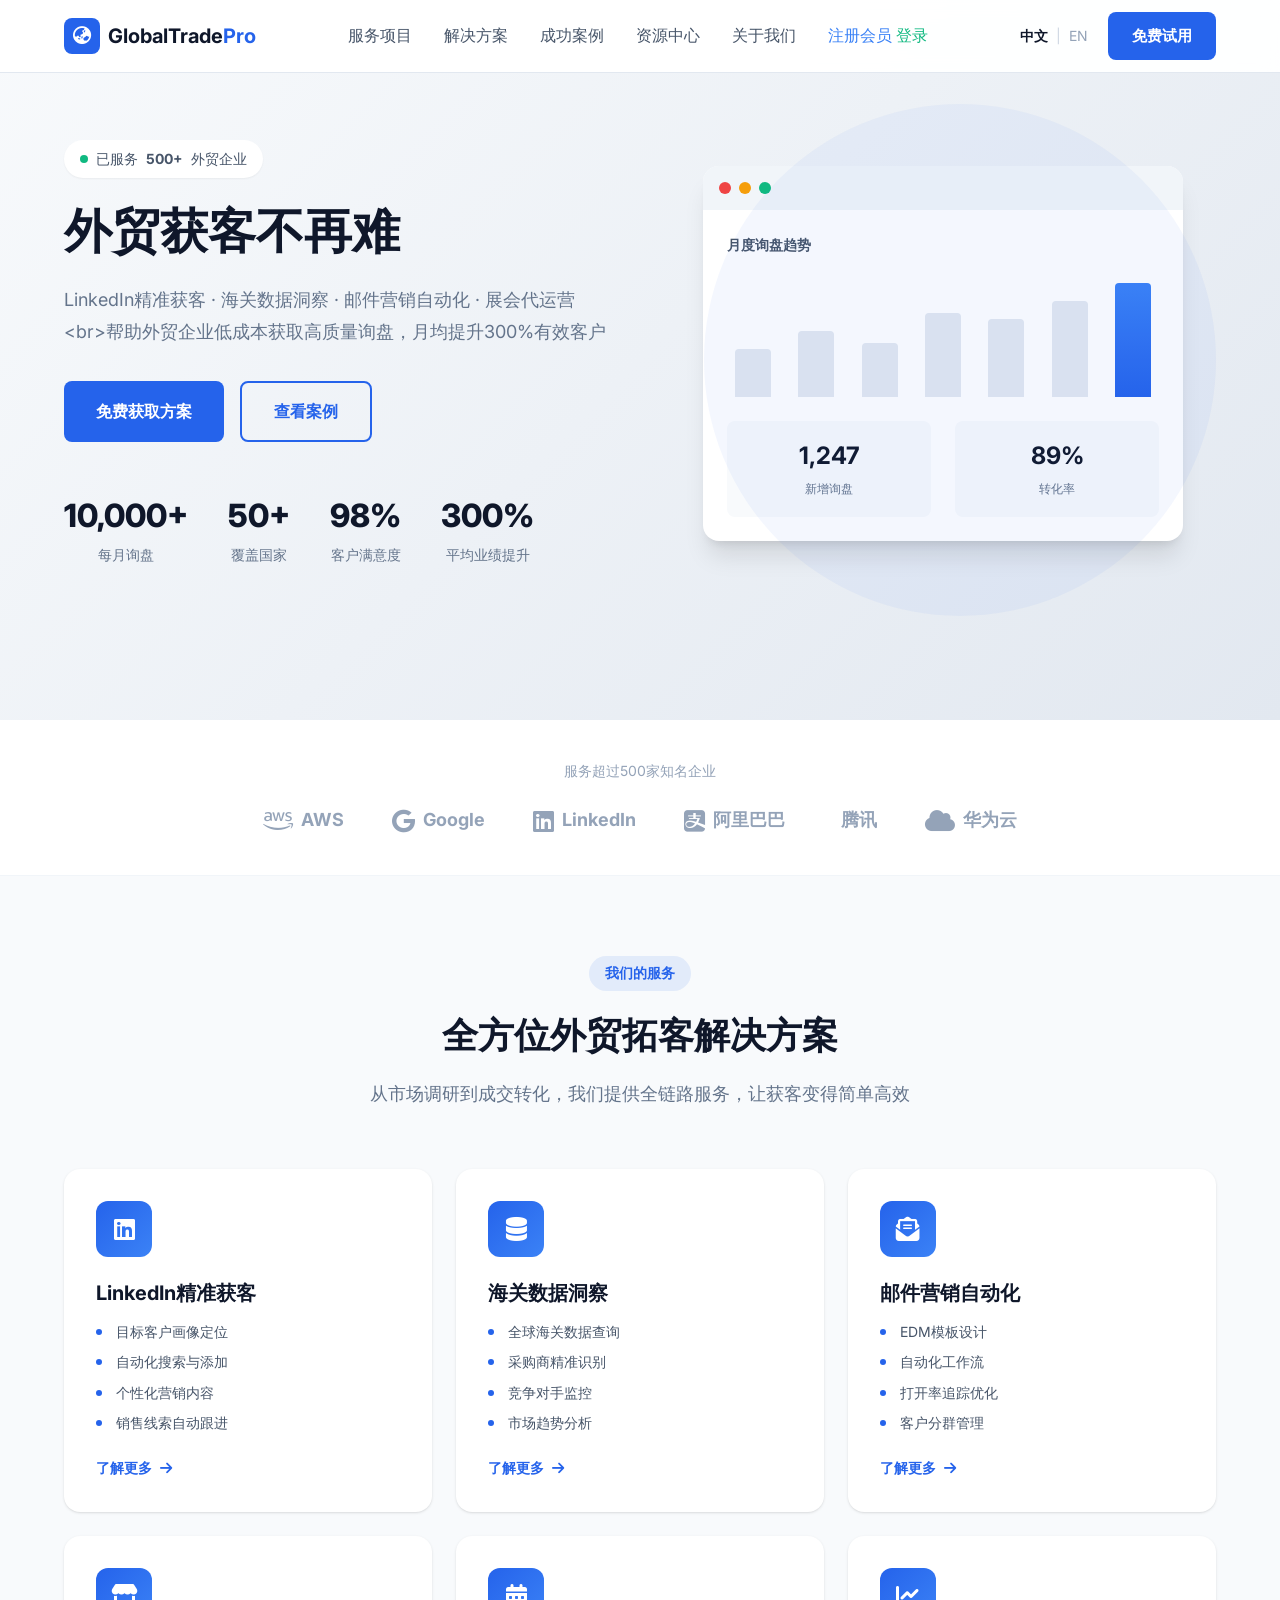
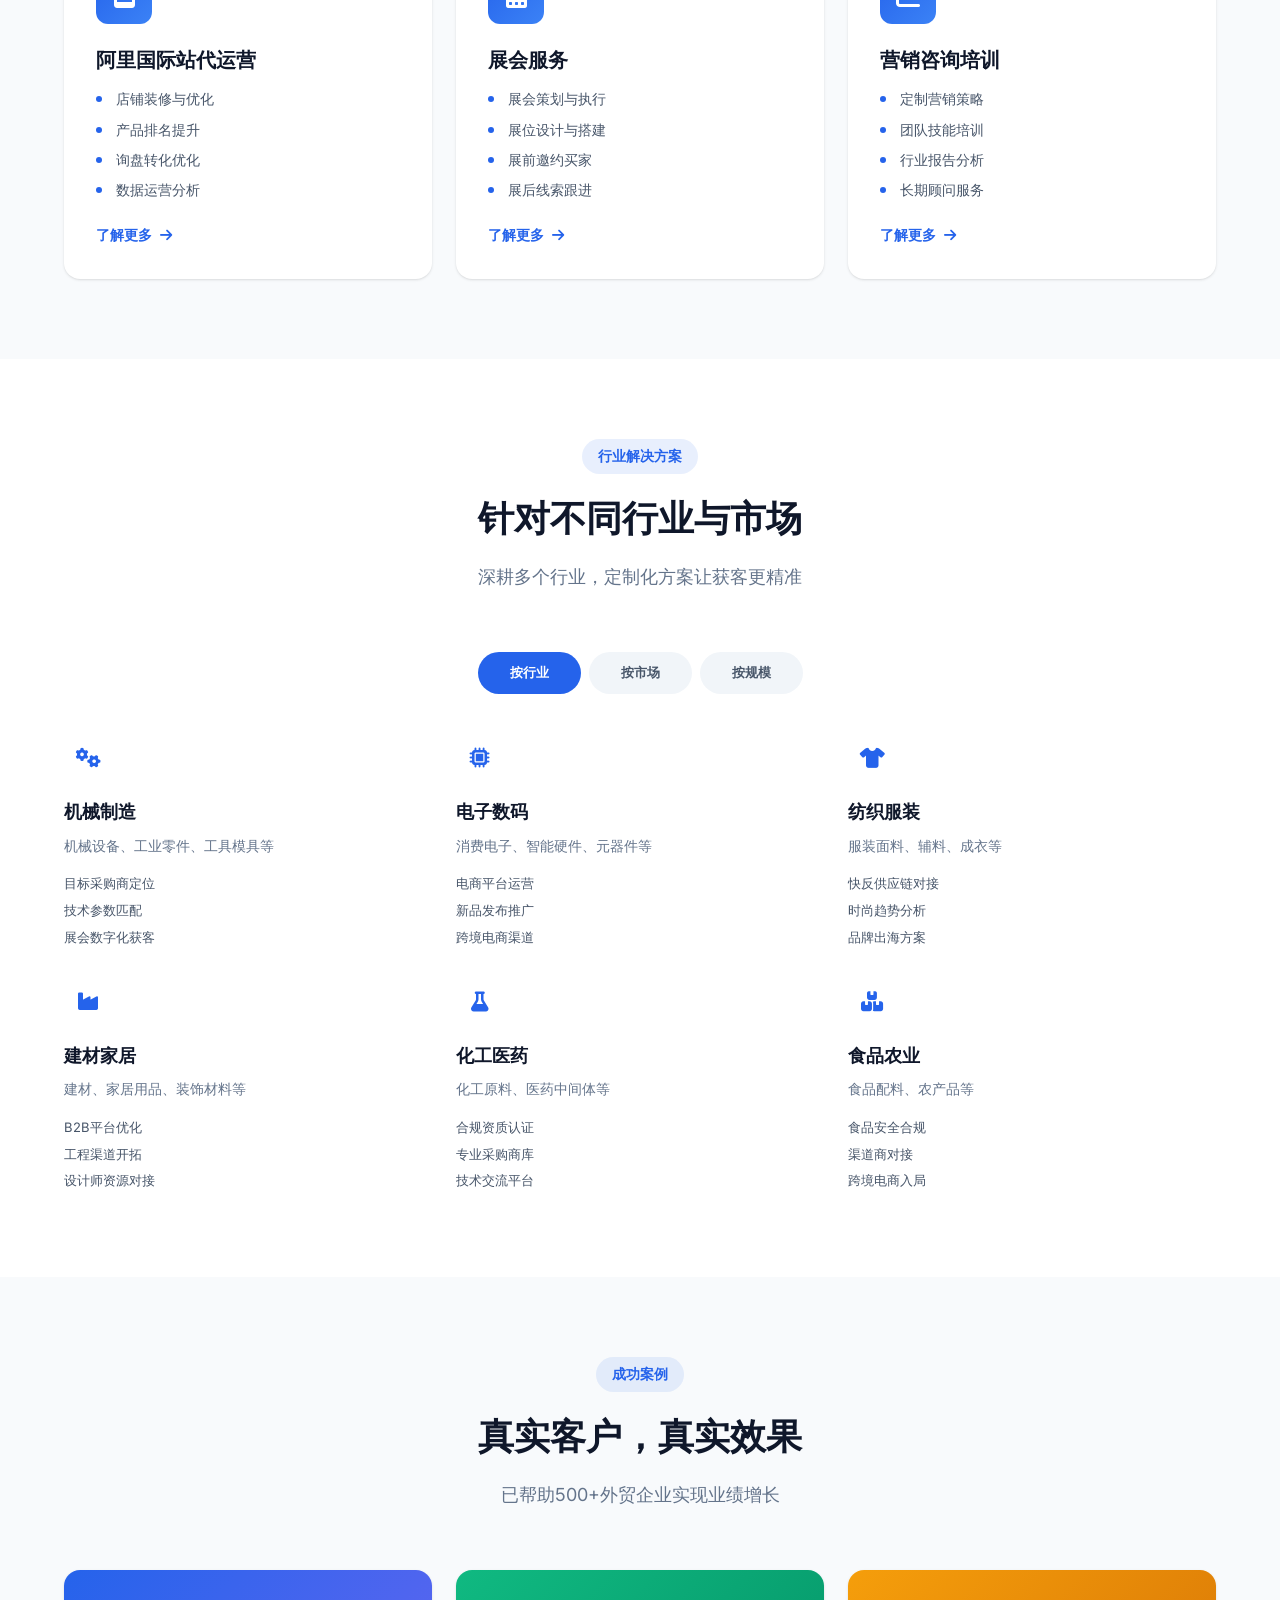
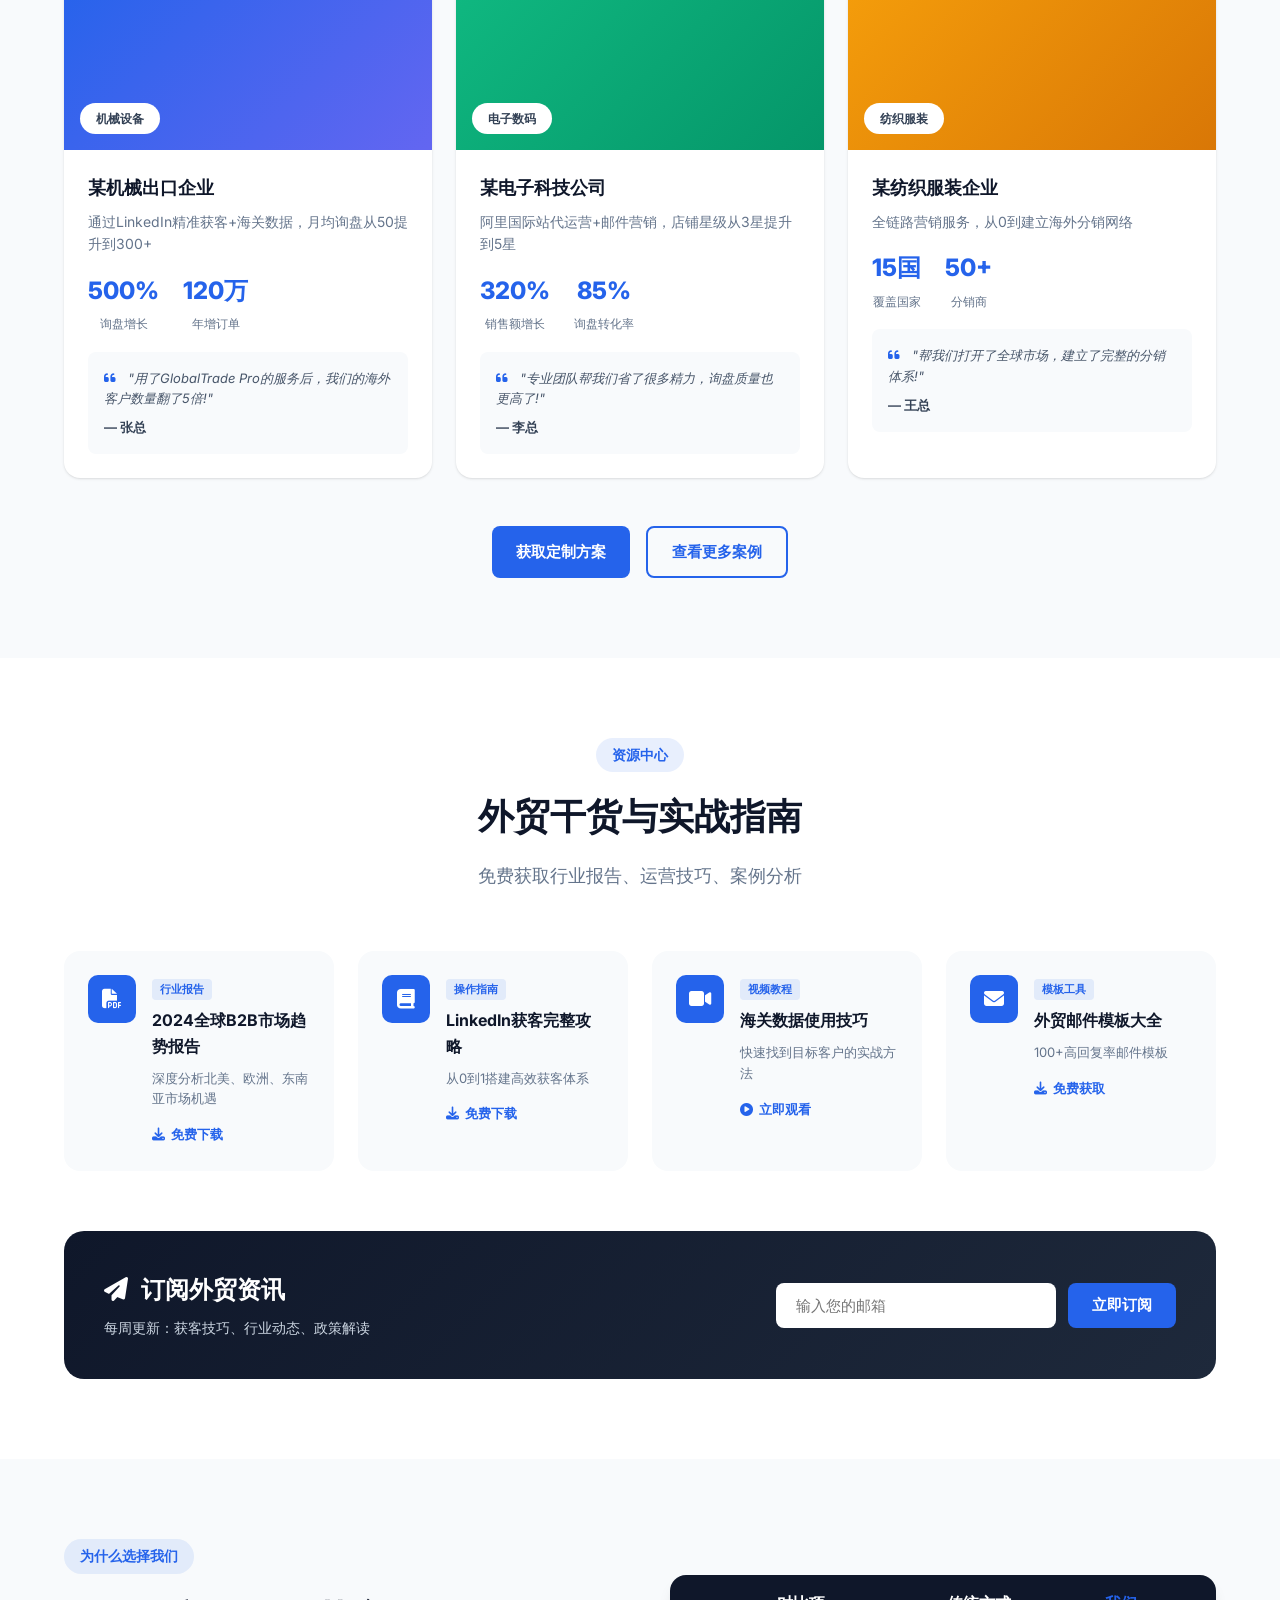
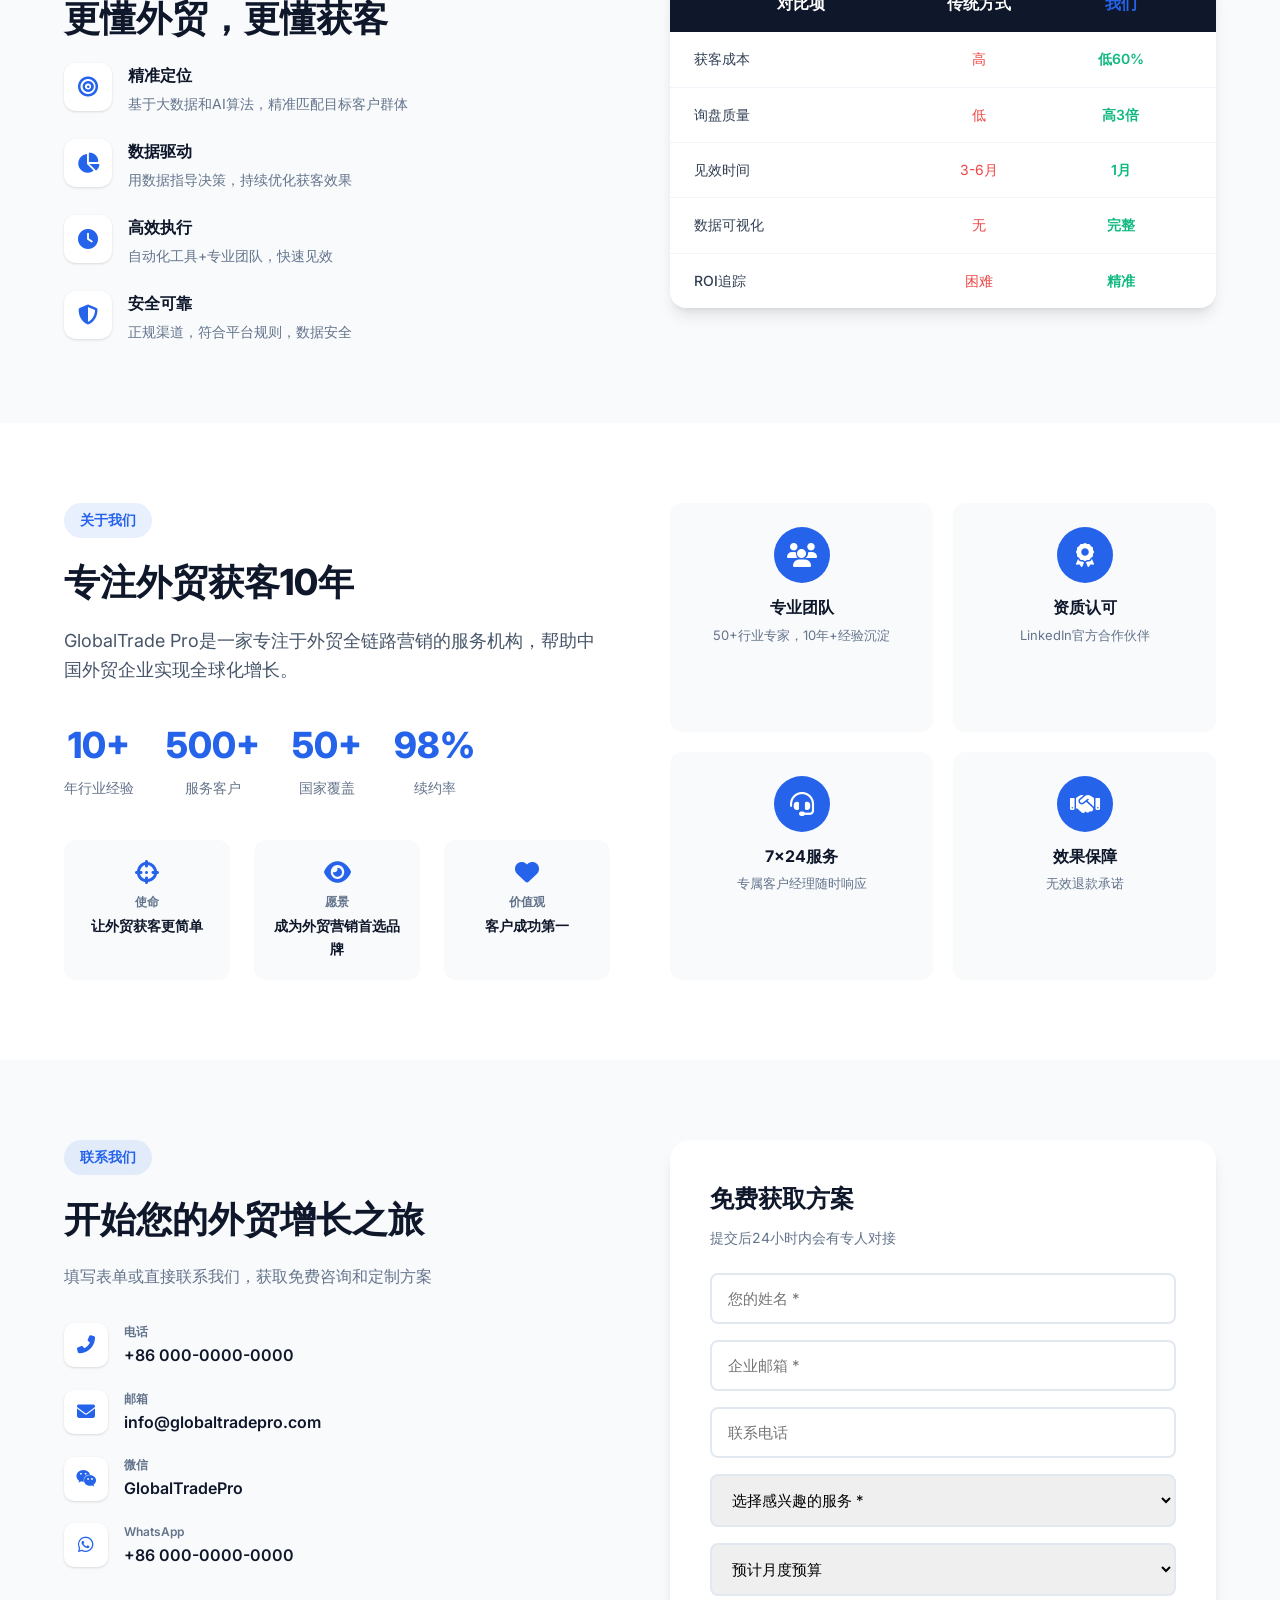
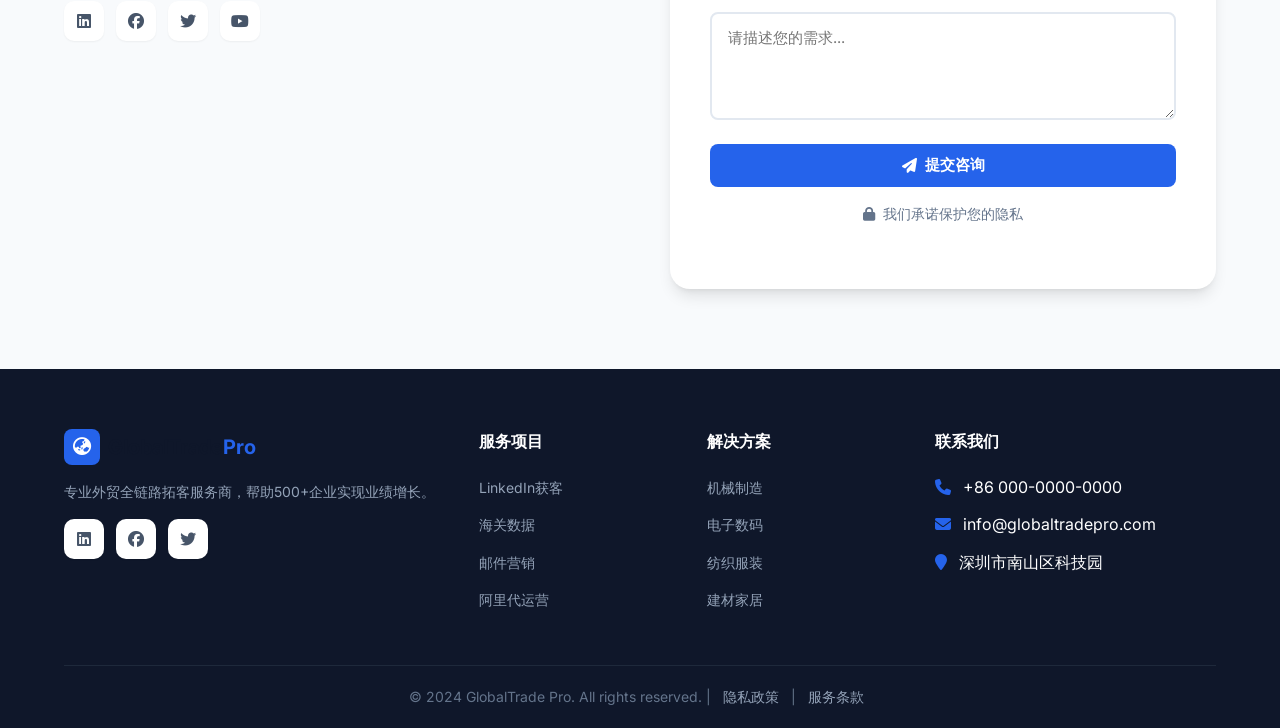
<file: index.html>
<!DOCTYPE html>
<html lang="zh-CN">
<head>
    <meta charset="UTF-8">
    <meta name="viewport" content="width=device-width, initial-scale=1.0">
    <title>GlobalTrade Pro - 外贸全链路拓客专家</title>
    <meta name="description" content="专业外贸拓客服务：LinkedIn精准获客、海关数据洞察、邮件营销自动化">
    <link rel="stylesheet" href="styles.css">
    <link rel="stylesheet" href="https://cdnjs.cloudflare.com/ajax/libs/font-awesome/6.4.0/css/all.min.css">
    <link href="https://fonts.googleapis.com/css2?family=Inter:wght@300;400;500;600;700;800&display=swap" rel="stylesheet">
</head>
<body>
    <header class="header">
        <div class="container">
            <div class="header-inner">
                <a href="#" class="logo">
                    <span class="logo-icon"><i class="fas fa-globe-asia"></i></span>
                    <span class="logo-text">GlobalTrade<span class="logo-accent">Pro</span></span>
                </a>
                <nav class="nav">
                    <a href="#services" data-i18n="services">服务项目</a>
                    <a href="#solutions" data-i18n="solutions">解决方案</a>
                    <a href="#cases" data-i18n="cases">成功案例</a>
                    <a href="#resources" data-i18n="resources">资源中心</a>
                    <a href="#about" data-i18n="about">关于我们</a>
                    <span id="navAuth">
                        <a href="register.html" style="color: #3b82f6;" data-i18n="register">注册会员</a>
                        <a href="login.html" style="color: #10b981;" data-i18n="login">登录</a>
                    </span>
                </nav>
                <div class="header-actions">
                    <div class="lang-switch">
                        <a href="#" onclick="setLang('zh'); return false;" class="active">中文</a>
                        <span>|</span>
                        <a href="#" onclick="setLang('en'); return false;">EN</a>
                    </div>
                    <a href="tools.html" class="btn btn-primary" data-i18n="tryFree">免费试用</a>
                </div>
                <button class="mobile-menu-btn" onclick="toggleMobileMenu()">
                    <i class="fas fa-bars"></i>
                </button>
            </div>
        </div>
    </header>

    <div class="mobile-menu" id="mobileMenu">
        <a href="#services" onclick="toggleMobileMenu()" data-i18n="services">服务项目</a>
        <a href="#solutions" onclick="toggleMobileMenu()" data-i18n="solutions">解决方案</a>
        <a href="#cases" onclick="toggleMobileMenu()" data-i18n="cases">成功案例</a>
        <a href="#resources" onclick="toggleMobileMenu()" data-i18n="resources">资源中心</a>
        <a href="#about" onclick="toggleMobileMenu()" data-i18n="about">关于我们</a>
        <a href="register.html" onclick="toggleMobileMenu()" style="color: #3b82f6;" data-i18n="register">注册会员</a>
        <a href="login.html" onclick="toggleMobileMenu()" style="color: #10b981;" data-i18n="login">登录</a>
        <a href="#contact" onclick="toggleMobileMenu()" class="btn btn-primary btn-block" data-i18n="contact">免费咨询</a>
    </div>

    <section class="hero">
        <div class="hero-bg"></div>
        <div class="container">
            <div class="hero-content">
                <div class="hero-badge">
                    <span class="badge-dot"></span> <span data-i18n="served500">已服务</span> <strong>500+</strong> <span data-i18n="companies">外贸企业</span>
                </div>
                <h1 class="hero-title" data-i18n="heroTitle">
                    外贸获客不再难<br>
                    <span class="highlight" data-i18n="heroSubtitle">全链路拓客解决方案</span>
                </h1>
                <p class="hero-desc" data-i18n="heroDesc">
                    LinkedIn精准获客 · 海关数据洞察 · 邮件营销自动化 · 展会代运营<br>
                    帮助外贸企业低成本获取高质量询盘，月均提升300%有效客户
                </p>
                <div class="hero-actions">
                    <a href="#contact" class="btn btn-primary btn-lg" data-i18n="getPlan">
                        <i class="fas fa-rocket"></i> 免费获取方案
                    </a>
                    <a href="#cases" class="btn btn-outline btn-lg" data-i18n="viewCases">
                        <i class="fas fa-play"></i> 查看案例
                    </a>
                </div>
                <div class="hero-stats">
                    <div class="stat-item">
                        <span class="stat-number">10,000+</span>
                        <span class="stat-label" data-i18n="inquiries">每月询盘</span>
                    </div>
                    <div class="stat-item">
                        <span class="stat-number">50+</span>
                        <span class="stat-label" data-i18n="countries">覆盖国家</span>
                    </div>
                    <div class="stat-item">
                        <span class="stat-number">98%</span>
                        <span class="stat-label" data-i18n="satisfaction">客户满意度</span>
                    </div>
                    <div class="stat-item">
                        <span class="stat-number">300%</span>
                        <span class="stat-label" data-i18n="growth">平均业绩提升</span>
                    </div>
                </div>
            </div>
            <div class="hero-visual">
                <div class="dashboard-mockup">
                    <div class="dashboard-header">
                        <span class="dot red"></span>
                        <span class="dot yellow"></span>
                        <span class="dot green"></span>
                    </div>
                    <div class="dashboard-content">
                        <div class="chart-area">
                            <div class="chart-title">月度询盘趋势</div>
                            <div class="chart-bars">
                                <div class="bar" style="height: 40%"></div>
                                <div class="bar" style="height: 55%"></div>
                                <div class="bar" style="height: 45%"></div>
                                <div class="bar" style="height: 70%"></div>
                                <div class="bar" style="height: 65%"></div>
                                <div class="bar" style="height: 80%"></div>
                                <div class="bar active" style="height: 95%"></div>
                            </div>
                        </div>
                        <div class="metrics-row">
                            <div class="metric">
                                <span class="metric-num">1,247</span>
                                <span class="metric-label">新增询盘</span>
                            </div>
                            <div class="metric">
                                <span class="metric-num">89%</span>
                                <span class="metric-label">转化率</span>
                            </div>
                        </div>
                    </div>
                </div>
            </div>
        </div>
    </section>

    <section class="partners">
        <div class="container">
            <p class="partners-label">服务超过500家知名企业</p>
            <div class="partners-grid">
                <div class="partner-logo"><i class="fab fa-aws"></i> AWS</div>
                <div class="partner-logo"><i class="fab fa-google"></i> Google</div>
                <div class="partner-logo"><i class="fab fa-linkedin"></i> LinkedIn</div>
                <div class="partner-logo"><i class="fab fa-alipay"></i> 阿里巴巴</div>
                <div class="partner-logo"><i class="fab fa-tencent"></i> 腾讯</div>
                <div class="partner-logo"><i class="fas fa-cloud"></i> 华为云</div>
            </div>
        </div>
    </section>

    <section class="services" id="services">
        <div class="container">
            <div class="section-header">
                <span class="section-tag">我们的服务</span>
                <h2 class="section-title">全方位外贸拓客解决方案</h2>
                <p class="section-desc">从市场调研到成交转化，我们提供全链路服务，让获客变得简单高效</p>
            </div>
            <div class="services-grid">
                <div class="service-card">
                    <div class="service-icon"><i class="fab fa-linkedin"></i></div>
                    <h3>LinkedIn精准获客</h3>
                    <ul>
                        <li>目标客户画像定位</li>
                        <li>自动化搜索与添加</li>
                        <li>个性化营销内容</li>
                        <li>销售线索自动跟进</li>
                    </ul>
                    <a href="#contact" class="service-link">了解更多 <i class="fas fa-arrow-right"></i></a>
                </div>
                <div class="service-card">
                    <div class="service-icon"><i class="fas fa-database"></i></div>
                    <h3>海关数据洞察</h3>
                    <ul>
                        <li>全球海关数据查询</li>
                        <li>采购商精准识别</li>
                        <li>竞争对手监控</li>
                        <li>市场趋势分析</li>
                    </ul>
                    <a href="#contact" class="service-link">了解更多 <i class="fas fa-arrow-right"></i></a>
                </div>
                <div class="service-card">
                    <div class="service-icon"><i class="fas fa-envelope-open-text"></i></div>
                    <h3>邮件营销自动化</h3>
                    <ul>
                        <li>EDM模板设计</li>
                        <li>自动化工作流</li>
                        <li>打开率追踪优化</li>
                        <li>客户分群管理</li>
                    </ul>
                    <a href="#contact" class="service-link">了解更多 <i class="fas fa-arrow-right"></i></a>
                </div>
                <div class="service-card">
                    <div class="service-icon"><i class="fas fa-store"></i></div>
                    <h3>阿里国际站代运营</h3>
                    <ul>
                        <li>店铺装修与优化</li>
                        <li>产品排名提升</li>
                        <li>询盘转化优化</li>
                        <li>数据运营分析</li>
                    </ul>
                    <a href="#contact" class="service-link">了解更多 <i class="fas fa-arrow-right"></i></a>
                </div>
                <div class="service-card">
                    <div class="service-icon"><i class="fas fa-calendar-alt"></i></div>
                    <h3>展会服务</h3>
                    <ul>
                        <li>展会策划与执行</li>
                        <li>展位设计与搭建</li>
                        <li>展前邀约买家</li>
                        <li>展后线索跟进</li>
                    </ul>
                    <a href="#contact" class="service-link">了解更多 <i class="fas fa-arrow-right"></i></a>
                </div>
                <div class="service-card">
                    <div class="service-icon"><i class="fas fa-chart-line"></i></div>
                    <h3>营销咨询培训</h3>
                    <ul>
                        <li>定制营销策略</li>
                        <li>团队技能培训</li>
                        <li>行业报告分析</li>
                        <li>长期顾问服务</li>
                    </ul>
                    <a href="#contact" class="service-link">了解更多 <i class="fas fa-arrow-right"></i></a>
                </div>
            </div>
        </div>
    </section>

    <section class="solutions" id="solutions">
        <div class="container">
            <div class="section-header">
                <span class="section-tag">行业解决方案</span>
                <h2 class="section-title">针对不同行业与市场</h2>
                <p class="section-desc">深耕多个行业，定制化方案让获客更精准</p>
            </div>
            <div class="solutions-tabs">
                <div class="tab-buttons">
                    <button class="tab-btn active" data-tab="industry">按行业</button>
                    <button class="tab-btn" data-tab="market">按市场</button>
                    <button class="tab-btn" data-tab="scale">按规模</button>
                </div>
                <div class="tab-content active" id="industry">
                    <div class="solutions-grid">
                        <div class="solution-card">
                            <div class="solution-icon"><i class="fas fa-cogs"></i></div>
                            <h4>机械制造</h4>
                            <p>机械设备、工业零件、工具模具等</p>
                            <ul><li>目标采购商定位</li><li>技术参数匹配</li><li>展会数字化获客</li></ul>
                        </div>
                        <div class="solution-card">
                            <div class="solution-icon"><i class="fas fa-microchip"></i></div>
                            <h4>电子数码</h4>
                            <p>消费电子、智能硬件、元器件等</p>
                            <ul><li>电商平台运营</li><li>新品发布推广</li><li>跨境电商渠道</li></ul>
                        </div>
                        <div class="solution-card">
                            <div class="solution-icon"><i class="fas fa-tshirt"></i></div>
                            <h4>纺织服装</h4>
                            <p>服装面料、辅料、成衣等</p>
                            <ul><li>快反供应链对接</li><li>时尚趋势分析</li><li>品牌出海方案</li></ul>
                        </div>
                        <div class="solution-card">
                            <div class="solution-icon"><i class="fas fa-industry"></i></div>
                            <h4>建材家居</h4>
                            <p>建材、家居用品、装饰材料等</p>
                            <ul><li>B2B平台优化</li><li>工程渠道开拓</li><li>设计师资源对接</li></ul>
                        </div>
                        <div class="solution-card">
                            <div class="solution-icon"><i class="fas fa-flask"></i></div>
                            <h4>化工医药</h4>
                            <p>化工原料、医药中间体等</p>
                            <ul><li>合规资质认证</li><li>专业采购商库</li><li>技术交流平台</li></ul>
                        </div>
                        <div class="solution-card">
                            <div class="solution-icon"><i class="fas fa-boxes"></i></div>
                            <h4>食品农业</h4>
                            <p>食品配料、农产品等</p>
                            <ul><li>食品安全合规</li><li>渠道商对接</li><li>跨境电商入局</li></ul>
                        </div>
                    </div>
                </div>
                <div class="tab-content" id="market">
                    <div class="solutions-grid">
                        <div class="solution-card"><div class="solution-icon"><i class="fas fa-flag-usa"></i></div><h4>北美市场</h4><p>美国、加拿大、墨西哥</p><ul><li>LinkedIn为主</li><li>亚马逊平台</li><li>行业展会</li></ul></div>
                        <div class="solution-card"><div class="solution-icon"><i class="fas fa-flag-eu"></i></div><h4>欧洲市场</h4><p>德、法、英、意等国家</p><ul><li>海关数据分析</li><li>本地化内容</li><li>B2B平台</li></ul></div>
                        <div class="solution-card"><div class="solution-icon"><i class="fas fa-yen-sign"></i></div><h4>日韩市场</h4><p>日本、韩国</p><ul><li>贸易平台对接</li><li>展会服务</li><li>商务考察</li></ul></div>
                        <div class="solution-card"><div class="solution-icon"><i class="fas fa-map-marker-alt"></i></div><h4>东南亚</h4><p>印尼、越南、泰国等</p><ul><li>电商平台布局</li><li>本地分销商</li><li>跨境电商</li></ul></div>
                        <div class="solution-card"><div class="solution-icon"><i class="fas fa-gem"></i></div><h4>中东非洲</h4><p>阿联酋、南非等国家</p><ul><li>展会服务</li><li>政府项目对接</li><li>分销商网络</li></ul></div>
                        <div class="solution-card"><div class="solution-icon"><i class="fas fa-comments"></i></div><h4>南美市场</h4><p>巴西、阿根廷等国家</p><ul><li>本地化支持</li><li>展会服务</li><li>渠道开拓</li></ul></div>
                    </div>
                </div>
                <div class="tab-content" id="scale">
                    <div class="solutions-grid solutions-scale">
                        <div class="solution-card scale-card">
                            <div class="scale-badge">初创</div>
                            <h4>小微企业</h4>
                            <p>0-50人，年出口额小于500万</p>
                            <ul><li>低成本获客方案</li><li>标准化服务套餐</li><li>阿里国际站基础运营</li><li>LinkedIn免费获客</li></ul>
                            <div class="scale-price">9,800元起/月</div>
                        </div>
                        <div class="solution-card scale-card featured">
                            <div class="scale-badge popular">推荐</div>
                            <h4>成长型企业</h4>
                            <p>50-200人，年出口额500万-5000万</p>
                            <ul><li>全链路营销方案</li><li>多平台运营</li><li>定制化获客策略</li><li>专属客户经理</li></ul>
                            <div class="scale-price">28,800元起/月</div>
                        </div>
                        <div class="solution-card scale-card">
                            <div class="scale-badge enterprise">企业</div>
                            <h4>大型企业</h4>
                            <p>200人以上，年出口额大于5000万</p>
                            <ul><li>全球化营销战略</li><li>海外团队搭建</li><li>品牌出海全案</li><li>专属服务团队</li></ul>
                            <div class="scale-price">88,800元起/月</div>
                        </div>
                    </div>
                </div>
            </div>
        </div>
    </section>

    <section class="cases" id="cases">
        <div class="container">
            <div class="section-header">
                <span class="section-tag">成功案例</span>
                <h2 class="section-title">真实客户，真实效果</h2>
                <p class="section-desc">已帮助500+外贸企业实现业绩增长</p>
            </div>
            <div class="cases-grid">
                <div class="case-card">
                    <div class="case-image case-img-1"><div class="case-category">机械设备</div></div>
                    <div class="case-content">
                        <h4>某机械出口企业</h4>
                        <p class="case-desc">通过LinkedIn精准获客+海关数据，月均询盘从50提升到300+</p>
                        <div class="case-results">
                            <div class="result"><span class="result-num">500%</span><span class="result-label">询盘增长</span></div>
                            <div class="result"><span class="result-num">120万</span><span class="result-label">年增订单</span></div>
                        </div>
                        <div class="case-quote">
                            <i class="fas fa-quote-left"></i> "用了GlobalTrade Pro的服务后，我们的海外客户数量翻了5倍!" <cite>— 张总</cite>
                        </div>
                    </div>
                </div>
                <div class="case-card">
                    <div class="case-image case-img-2"><div class="case-category">电子数码</div></div>
                    <div class="case-content">
                        <h4>某电子科技公司</h4>
                        <p class="case-desc">阿里国际站代运营+邮件营销，店铺星级从3星提升到5星</p>
                        <div class="case-results">
                            <div class="result"><span class="result-num">320%</span><span class="result-label">销售额增长</span></div>
                            <div class="result"><span class="result-num">85%</span><span class="result-label">询盘转化率</span></div>
                        </div>
                        <div class="case-quote">
                            <i class="fas fa-quote-left"></i> "专业团队帮我们省了很多精力，询盘质量也更高了!" <cite>— 李总</cite>
                        </div>
                    </div>
                </div>
                <div class="case-card">
                    <div class="case-image case-img-3"><div class="case-category">纺织服装</div></div>
                    <div class="case-content">
                        <h4>某纺织服装企业</h4>
                        <p class="case-desc">全链路营销服务，从0到建立海外分销网络</p>
                        <div class="case-results">
                            <div class="result"><span class="result-num">15国</span><span class="result-label">覆盖国家</span></div>
                            <div class="result"><span class="result-num">50+</span><span class="result-label">分销商</span></div>
                        </div>
                        <div class="case-quote">
                            <i class="fas fa-quote-left"></i> "帮我们打开了全球市场，建立了完整的分销体系!" <cite>— 王总</cite>
                        </div>
                    </div>
                </div>
            </div>
            <div class="cases-cta">
                <a href="#contact" class="btn btn-primary">获取定制方案</a>
                <a href="#" class="btn btn-outline">查看更多案例</a>
            </div>
        </div>
    </section>

    <section class="resources" id="resources">
        <div class="container">
            <div class="section-header">
                <span class="section-tag">资源中心</span>
                <h2 class="section-title">外贸干货与实战指南</h2>
                <p class="section-desc">免费获取行业报告、运营技巧、案例分析</p>
            </div>
            <div class="resources-grid">
                <div class="resource-card">
                    <div class="resource-icon"><i class="fas fa-file-pdf"></i></div>
                    <div class="resource-content">
                        <span class="resource-tag">行业报告</span>
                        <h4>2024全球B2B市场趋势报告</h4>
                        <p>深度分析北美、欧洲、东南亚市场机遇</p>
                        <a href="#" class="resource-download"><i class="fas fa-download"></i> 免费下载</a>
                    </div>
                </div>
                <div class="resource-card">
                    <div class="resource-icon"><i class="fas fa-book"></i></div>
                    <div class="resource-content">
                        <span class="resource-tag">操作指南</span>
                        <h4>LinkedIn获客完整攻略</h4>
                        <p>从0到1搭建高效获客体系</p>
                        <a href="#" class="resource-download"><i class="fas fa-download"></i> 免费下载</a>
                    </div>
                </div>
                <div class="resource-card">
                    <div class="resource-icon"><i class="fas fa-video"></i></div>
                    <div class="resource-content">
                        <span class="resource-tag">视频教程</span>
                        <h4>海关数据使用技巧</h4>
                        <p>快速找到目标客户的实战方法</p>
                        <a href="#" class="resource-download"><i class="fas fa-play-circle"></i> 立即观看</a>
                    </div>
                </div>
                <div class="resource-card">
                    <div class="resource-icon"><i class="fas fa-envelope"></i></div>
                    <div class="resource-content">
                        <span class="resource-tag">模板工具</span>
                        <h4>外贸邮件模板大全</h4>
                        <p>100+高回复率邮件模板</p>
                        <a href="#" class="resource-download"><i class="fas fa-download"></i> 免费获取</a>
                    </div>
                </div>
            </div>
            <div class="newsletter">
                <div class="newsletter-content">
                    <h3><i class="fas fa-paper-plane"></i> 订阅外贸资讯</h3>
                    <p>每周更新：获客技巧、行业动态、政策解读</p>
                </div>
                <form class="newsletter-form">
                    <input type="email" placeholder="输入您的邮箱">
                    <button type="submit" class="btn btn-primary">立即订阅</button>
                </form>
            </div>
        </div>
    </section>

    <section class="why-us">
        <div class="container">
            <div class="why-us-grid">
                <div class="why-us-content">
                    <span class="section-tag">为什么选择我们</span>
                    <h2 class="section-title">更懂外贸，更懂获客</h2>
                    <div class="why-us-list">
                        <div class="why-item">
                            <div class="why-icon"><i class="fas fa-bullseye"></i></div>
                            <div class="why-text"><h4>精准定位</h4><p>基于大数据和AI算法，精准匹配目标客户群体</p></div>
                        </div>
                        <div class="why-item">
                            <div class="why-icon"><i class="fas fa-chart-pie"></i></div>
                            <div class="why-text"><h4>数据驱动</h4><p>用数据指导决策，持续优化获客效果</p></div>
                        </div>
                        <div class="why-item">
                            <div class="why-icon"><i class="fas fa-clock"></i></div>
                            <div class="why-text"><h4>高效执行</h4><p>自动化工具+专业团队，快速见效</p></div>
                        </div>
                        <div class="why-item">
                            <div class="why-icon"><i class="fas fa-shield-alt"></i></div>
                            <div class="why-text"><h4>安全可靠</h4><p>正规渠道，符合平台规则，数据安全</p></div>
                        </div>
                    </div>
                </div>
                <div class="why-us-visual">
                    <div class="comparison-table">
                        <div class="table-header"><span>对比项</span><span>传统方式</span><span class="highlight">我们</span></div>
                        <div class="table-row"><span>获客成本</span><span class="bad">高</span><span class="good">低60%</span></div>
                        <div class="table-row"><span>询盘质量</span><span class="bad">低</span><span class="good">高3倍</span></div>
                        <div class="table-row"><span>见效时间</span><span class="bad">3-6月</span><span class="good">1月</span></div>
                        <div class="table-row"><span>数据可视化</span><span class="bad">无</span><span class="good">完整</span></div>
                        <div class="table-row"><span>ROI追踪</span><span class="bad">困难</span><span class="good">精准</span></div>
                    </div>
                </div>
            </div>
        </div>
    </section>

    <section class="about" id="about">
        <div class="container">
            <div class="about-grid">
                <div class="about-content">
                    <span class="section-tag">关于我们</span>
                    <h2 class="section-title">专注外贸获客10年</h2>
                    <p class="about-lead">GlobalTrade Pro是一家专注于外贸全链路营销的服务机构，帮助中国外贸企业实现全球化增长。</p>
                    <div class="about-stats">
                        <div class="about-stat"><span class="num">10+</span><span class="label">年行业经验</span></div>
                        <div class="about-stat"><span class="num">500+</span><span class="label">服务客户</span></div>
                        <div class="about-stat"><span class="num">50+</span><span class="label">国家覆盖</span></div>
                        <div class="about-stat"><span class="num">98%</span><span class="label">续约率</span></div>
                    </div>
                    <div class="about-values">
                        <div class="value-item"><i class="fas fa-crosshairs"></i><span>使命</span><p>让外贸获客更简单</p></div>
                        <div class="value-item"><i class="fas fa-eye"></i><span>愿景</span><p>成为外贸营销首选品牌</p></div>
                        <div class="value-item"><i class="fas fa-heart"></i><span>价值观</span><p>客户成功第一</p></div>
                    </div>
                </div>
                <div class="about-cards">
                    <div class="team-card"><div class="team-icon"><i class="fas fa-users"></i></div><h4>专业团队</h4><p>50+行业专家，10年+经验沉淀</p></div>
                    <div class="team-card"><div class="team-icon"><i class="fas fa-award"></i></div><h4>资质认可</h4><p>LinkedIn官方合作伙伴</p></div>
                    <div class="team-card"><div class="team-icon"><i class="fas fa-headset"></i></div><h4>7x24服务</h4><p>专属客户经理随时响应</p></div>
                    <div class="team-card"><div class="team-icon"><i class="fas fa-handshake"></i></div><h4>效果保障</h4><p>无效退款承诺</p></div>
                </div>
            </div>
        </div>
    </section>

    <section class="contact" id="contact">
        <div class="container">
            <div class="contact-grid">
                <div class="contact-info">
                    <span class="section-tag">联系我们</span>
                    <h2 class="section-title">开始您的外贸增长之旅</h2>
                    <p class="contact-desc">填写表单或直接联系我们，获取免费咨询和定制方案</p>
                    <div class="contact-methods">
                        <div class="contact-item"><i class="fas fa-phone-alt"></i><div><span class="label">电话</span><a href="tel:+860000000000">+86 000-0000-0000</a></div></div>
                        <div class="contact-item"><i class="fas fa-envelope"></i><div><span class="label">邮箱</span><a href="mailto:info@globaltradepro.com">info@globaltradepro.com</a></div></div>
                        <div class="contact-item"><i class="fab fa-weixin"></i><div><span class="label">微信</span><span>GlobalTradePro</span></div></div>
                        <div class="contact-item"><i class="fab fa-whatsapp"></i><div><span class="label">WhatsApp</span><a href="#">+86 000-0000-0000</a></div></div>
                    </div>
                    <div class="contact-social">
                        <a href="#"><i class="fab fa-linkedin"></i></a>
                        <a href="#"><i class="fab fa-facebook"></i></a>
                        <a href="#"><i class="fab fa-twitter"></i></a>
                        <a href="#"><i class="fab fa-youtube"></i></a>
                    </div>
                </div>
                <div class="contact-form-wrapper">
                    <form class="contact-form" id="inquiryForm">
                        <h3>免费获取方案</h3>
                        <p>提交后24小时内会有专人对接</p>
                        <div class="form-group"><input type="text" name="name" placeholder="您的姓名 *" required></div>
                        <div class="form-group"><input type="email" name="email" placeholder="企业邮箱 *" required></div>
                        <div class="form-group"><input type="tel" name="phone" placeholder="联系电话"></div>
                        <div class="form-group">
                            <select name="service" required>
                                <option value="">选择感兴趣的服务 *</option>
                                <option value="linkedin">LinkedIn精准获客</option>
                                <option value="customs">海关数据洞察</option>
                                <option value="email">邮件营销</option>
                                <option value="operation">阿里国际站代运营</option>
                                <option value="exhibition">展会服务</option>
                                <option value="consulting">营销咨询培训</option>
                                <option value="other">其他</option>
                            </select>
                        </div>
                        <div class="form-group">
                            <select name="budget">
                                <option value="">预计月度预算</option>
                                <option value="1">1万以下</option>
                                <option value="2">1-3万</option>
                                <option value="3">3-5万</option>
                                <option value="4">5-10万</option>
                                <option value="5">10万以上</option>
                            </select>
                        </div>
                        <div class="form-group"><textarea name="message" placeholder="请描述您的需求..." rows="4"></textarea></div>
                        <button type="submit" class="btn btn-primary btn-block"><i class="fas fa-paper-plane"></i> 提交咨询</button>
                        <p class="form-note"><i class="fas fa-lock"></i> 我们承诺保护您的隐私</p>
                    </form>
                </div>
            </div>
        </div>
    </section>

    <footer class="footer">
        <div class="container">
            <div class="footer-grid">
                <div class="footer-col">
                    <a href="#" class="logo"><span class="logo-icon"><i class="fas fa-globe-asia"></i></span><span class="logo-text">GlobalTrade<span class="logo-accent">Pro</span></span></a>
                    <p>专业外贸全链路拓客服务商，帮助500+企业实现业绩增长。</p>
                    <div class="contact-social">
                        <a href="#"><i class="fab fa-linkedin"></i></a>
                        <a href="#"><i class="fab fa-facebook"></i></a>
                        <a href="#"><i class="fab fa-twitter"></i></a>
                    </div>
                </div>
                <div class="footer-col">
                    <h4>服务项目</h4>
                    <ul>
                        <li><a href="#">LinkedIn获客</a></li>
                        <li><a href="#">海关数据</a></li>
                        <li><a href="#">邮件营销</a></li>
                        <li><a href="#">阿里代运营</a></li>
                    </ul>
                </div>
                <div class="footer-col">
                    <h4>解决方案</h4>
                    <ul>
                        <li><a href="#">机械制造</a></li>
                        <li><a href="#">电子数码</a></li>
                        <li><a href="#">纺织服装</a></li>
                        <li><a href="#">建材家居</a></li>
                    </ul>
                </div>
                <div class="footer-col">
                    <h4>联系我们</h4>
                    <ul>
                        <li><i class="fas fa-phone"></i> +86 000-0000-0000</li>
                        <li><i class="fas fa-envelope"></i> info@globaltradepro.com</li>
                        <li><i class="fas fa-map-marker"></i> 深圳市南山区科技园</li>
                    </ul>
                </div>
            </div>
            <div class="footer-bottom">
                <p>&copy; 2024 GlobalTrade Pro. All rights reserved. | <a href="#">隐私政策</a> | <a href="#">服务条款</a></p>
            </div>
        </div>
    </footer>

    <script>
        // Mobile menu toggle
        function toggleMobileMenu() {
            document.getElementById('mobileMenu').classList.toggle('active');
        }

        // Tab switching
        document.querySelectorAll('.tab-btn').forEach(btn => {
            btn.addEventListener('click', () => {
                document.querySelectorAll('.tab-btn').forEach(b => b.classList.remove('active'));
                document.querySelectorAll('.tab-content').forEach(c => c.classList.remove('active'));
                btn.classList.add('active');
                document.getElementById(btn.dataset.tab).classList.add('active');
            });
        });

        // Smooth scroll
        document.querySelectorAll('a[href^="#"]').forEach(anchor => {
            anchor.addEventListener('click', function(e) {
                e.preventDefault();
                document.querySelector(this.getAttribute('href')).scrollIntoView({ behavior: 'smooth' });
            });
        });

        // Form submission
        document.getElementById('inquiryForm').addEventListener('submit', function(e) {
            e.preventDefault();
            alert(currentLang === 'zh' ? '感谢您的咨询！我们会尽快与您联系。' : 'Thank you for your inquiry! We will contact you soon.');
            this.reset();
        });
        
        // 多语言配置
        const translations = {
            zh: {
                services: "服务项目",
                solutions: "解决方案",
                cases: "成功案例",
                resources: "资源中心",
                about: "关于我们",
                register: "注册会员",
                login: "登录",
                tryFree: "免费试用",
                heroTitle: "外贸获客不再难",
                heroSubtitle: "全链路拓客解决方案",
                heroDesc: "LinkedIn精准获客 · 海关数据洞察 · 邮件营销自动化 · 展会代运营<br>帮助外贸企业低成本获取高质量询盘，月均提升300%有效客户",
                getPlan: "免费获取方案",
                viewCases: "查看案例",
                inquiries: "每月询盘",
                countries: "覆盖国家",
                satisfaction: "客户满意度",
                growth: "平均业绩提升",
                ourServices: "我们的服务",
                serviceTitle: "全方位外贸拓客解决方案",
                serviceDesc: "从市场调研到成交转化，我们提供全链路服务，让获客变得简单高效",
                linkedin: "LinkedIn精准获客",
                customs: "海关数据洞察",
                email: "邮件营销自动化",
                alibaba: "阿里国际站代运营",
                exhibition: "展会服务",
                training: "营销咨询培训",
                learnMore: "了解更多",
                contact: "联系我们",
                freeTrial: "免费注册",
                served500: "已服务",
                companies: "外贸企业"
            },
            en: {
                services: "Services",
                solutions: "Solutions",
                cases: "Cases",
                resources: "Resources",
                about: "About",
                register: "Register",
                login: "Login",
                tryFree: "Try Free",
                heroTitle: "Foreign Trade Lead Generation",
                heroSubtitle: "Full-Chain Customer Acquisition",
                heroDesc: "LinkedIn Precision Marketing · Customs Data Insights · Email Automation · Exhibition Services<br>Help foreign trade companies acquire high-quality inquiries at low cost",
                getPlan: "Get Free Plan",
                viewCases: "View Cases",
                inquiries: "Monthly Inquiries",
                countries: "Countries",
                satisfaction: "Satisfaction",
                growth: "Growth",
                ourServices: "Our Services",
                serviceTitle: "Full-Range Trade Solutions",
                serviceDesc: "From market research to deal closure, we provide full-chain services",
                linkedin: "LinkedIn Marketing",
                customs: "Customs Data",
                email: "Email Marketing",
                alibaba: "Alibaba Operations",
                exhibition: "Exhibition Services",
                training: "Marketing Consulting",
                learnMore: "Learn More",
                contact: "Contact Us",
                freeTrial: "Register Free",
                served500: "Serving",
                companies: "Companies"
            }
        };
        
        let currentLang = localStorage.getItem('lang') || 'zh';
        
        function setLang(lang) {
            currentLang = lang;
            localStorage.setItem('lang', lang);
            applyTranslations();
            updateLangButtons();
        }
        
        function applyTranslations() {
            const t = translations[currentLang];
            document.querySelectorAll('[data-i18n]').forEach(el => {
                const key = el.getAttribute('data-i18n');
                if (t[key]) el.textContent = t[key];
            });
            
            // 更新页面标题
            if (currentLang === 'en') {
                document.title = "GlobalTrade Pro - Foreign Trade Lead Generation Expert";
            } else {
                document.title = "GlobalTrade Pro - 外贸全链路拓客专家";
            }
        }
        
        function updateLangButtons() {
            document.querySelectorAll('.lang-switch a').forEach((link, idx) => {
                if (idx === 0 && currentLang === 'zh') link.classList.add('active');
                else if (idx === 1 && currentLang === 'en') link.classList.add('active');
                else link.classList.remove('active');
            });
        }
        
        // 初始化语言
        document.addEventListener('DOMContentLoaded', function() {
            applyTranslations();
            updateLangButtons();
            updateNavAuth();
        });
        
        // 更新导航栏登录状态
        function updateNavAuth() {
            const loggedIn = localStorage.getItem('tradeweb_logged_in');
            const currentUser = JSON.parse(localStorage.getItem('tradeweb_current_user') || '{}');
            const navAuth = document.getElementById('navAuth');
            
            if (loggedIn && currentUser.name) {
                navAuth.innerHTML = '<a href="member.html" style="color: #3b82f6;"><i class="fas fa-user-circle"></i> ' + currentUser.name + '</a> <a href="#" onclick="logout()" style="color: #ef4444; margin-left: 10px;" title="退出登录"><i class="fas fa-sign-out-alt"></i></a>';
                
                // 登录后修改"免费试用"按钮为工具中心
                const tryFreeBtn = document.querySelector('.header-actions .btn');
                if (tryFreeBtn) {
                    tryFreeBtn.href = 'tools.html';
                    tryFreeBtn.innerHTML = '<i class="fas fa-tools"></i> 我的工具';
                }
            }
        }
        
        function logout() {
            if (confirm('确定要退出登录吗？')) {
                localStorage.removeItem('tradeweb_logged_in');
                localStorage.removeItem('tradeweb_user_role');
                localStorage.removeItem('tradeweb_current_user');
                window.location.href = 'index.html';
            }
        }
    </script>
</body>
</html>
</file>
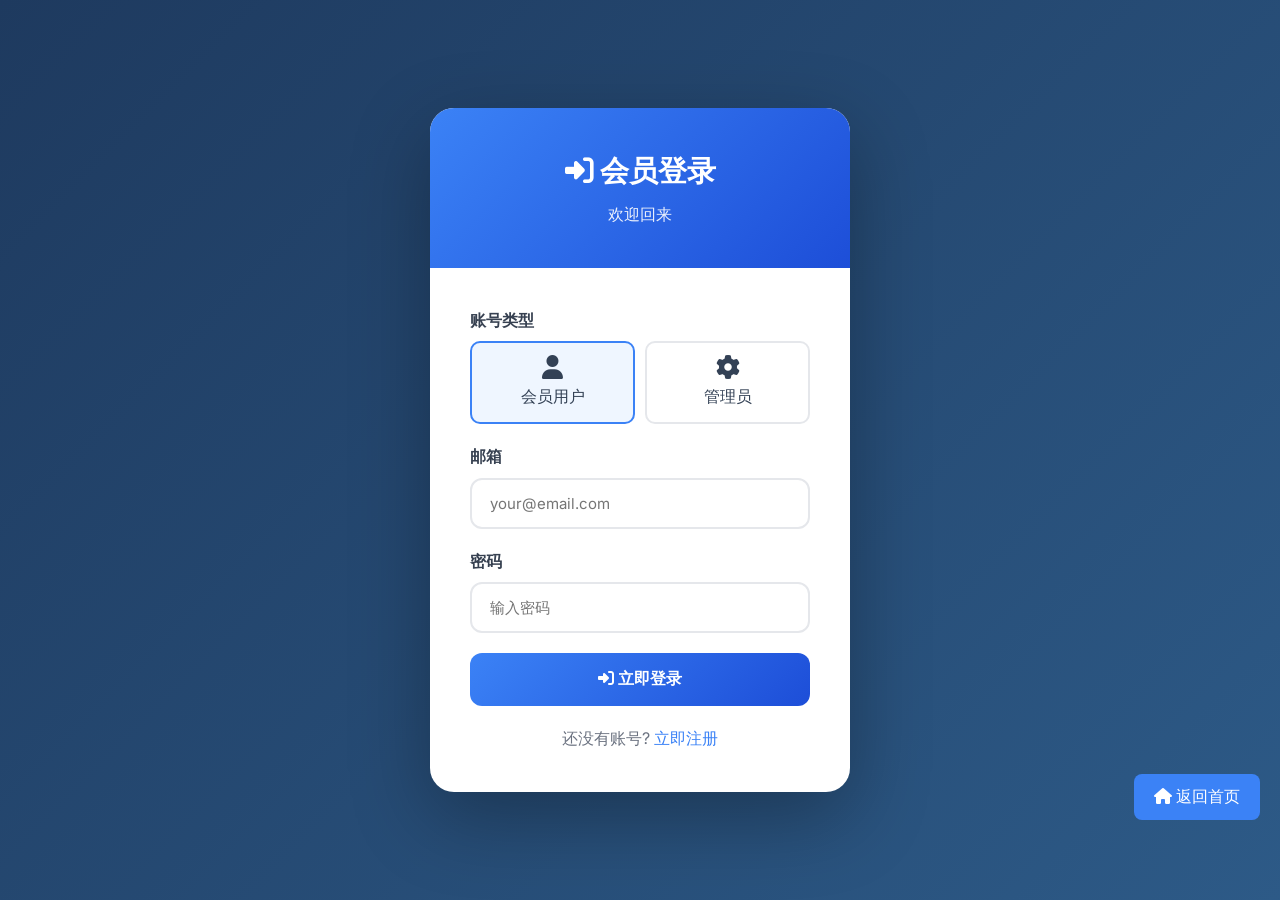
<file: admin.html>
<!DOCTYPE html>
<html lang="zh-CN">
<head>
    <meta charset="UTF-8">
    <meta name="viewport" content="width=device-width, initial-scale=1.0">
    <title>管理后台 - GlobalTrade Pro</title>
    <link rel="stylesheet" href="styles.css">
    <link rel="stylesheet" href="https://cdnjs.cloudflare.com/ajax/libs/font-awesome/6.4.0/css/all.min.css">
    <link href="https://fonts.googleapis.com/css2?family=Inter:wght@300;400;500;600;700;800&display=swap" rel="stylesheet">
    <style>
        body { background: #f5f7fa; margin: 0; }
        .admin-sidebar { position: fixed; left: 0; top: 0; width: 240px; height: 100vh; background: #1e3a5f; color: white; padding: 20px; overflow-y: auto; }
        .admin-sidebar .logo { font-size: 1.3rem; font-weight: 700; margin-bottom: 30px; display: flex; align-items: center; gap: 10px; }
        .admin-sidebar .menu { list-style: none; padding: 0; }
        .admin-sidebar .menu li { margin-bottom: 5px; }
        .admin-sidebar .menu a { display: flex; align-items: center; gap: 12px; padding: 12px 15px; border-radius: 8px; color: rgba(255,255,255,0.8); text-decoration: none; transition: all 0.2s; }
        .admin-sidebar .menu a:hover, .admin-sidebar .menu a.active { background: rgba(255,255,255,0.15); color: white; }
        .admin-sidebar .menu a i { width: 20px; }
        
        .admin-main { margin-left: 240px; padding: 25px; }
        .admin-header { display: flex; justify-content: space-between; align-items: center; margin-bottom: 25px; background: white; padding: 20px; border-radius: 12px; box-shadow: 0 2px 10px rgba(0,0,0,0.05); }
        .admin-header h1 { font-size: 1.5rem; margin: 0; }
        .admin-header .user-info { display: flex; align-items: center; gap: 15px; }
        .logout-btn { padding: 10px 20px; background: #fee2e2; color: #991b1b; border: none; border-radius: 8px; cursor: pointer; }
        
        .stats-grid { display: grid; grid-template-columns: repeat(4, 1fr); gap: 20px; margin-bottom: 25px; }
        .stat-card { background: white; padding: 20px; border-radius: 12px; box-shadow: 0 2px 10px rgba(0,0,0,0.05); }
        .stat-card .icon { width: 45px; height: 45px; border-radius: 10px; display: flex; align-items: center; justify-content: center; font-size: 1.2rem; margin-bottom: 12px; }
        .stat-card .icon.blue { background: #dbeafe; color: #2563eb; }
        .stat-card .icon.green { background: #d1fae5; color: #059669; }
        .stat-card .icon.orange { background: #fef3c7; color: #d97706; }
        .stat-card .icon.purple { background: #ede9fe; color: #7c3aed; }
        .stat-card .value { font-size: 1.8rem; font-weight: 700; }
        .stat-card .label { color: #64748b; font-size: 0.85rem; }
        
        .content-card { background: white; border-radius: 12px; padding: 20px; box-shadow: 0 2px 10px rgba(0,0,0,0.05); margin-bottom: 25px; }
        .content-card h2 { font-size: 1.2rem; margin: 0 0 20px 0; display: flex; align-items: center; gap: 10px; }
        
        .tabs { display: flex; gap: 10px; margin-bottom: 20px; border-bottom: 2px solid #e5e7eb; padding-bottom: 10px; }
        .tab { padding: 10px 20px; border-radius: 8px; cursor: pointer; font-weight: 500; color: #6b7280; transition: all 0.2s; }
        .tab:hover { background: #f3f4f6; }
        .tab.active { background: #3b82f6; color: white; }
        
        .tab-content { display: none; }
        .tab-content.active { display: block; }
        
        .table { width: 100%; border-collapse: collapse; }
        .table th, .table td { padding: 12px; text-align: left; border-bottom: 1px solid #e5e7eb; font-size: 0.9rem; }
        .table th { font-weight: 600; color: #374151; background: #f9fafb; }
        .table .badge { padding: 4px 10px; border-radius: 20px; font-size: 0.75rem; font-weight: 500; }
        .table .badge.free { background: #e0e7ff; color: #4f46e5; }
        .table .badge.basic { background: #d1fae5; color: #059669; }
        .table .badge.pro { background: #fef3c7; color: #d97706; }
        .table .badge.admin { background: #fce7f3; color: #db2777; }
        .table .actions { display: flex; gap: 6px; }
        .table .actions button { padding: 6px 10px; border: none; border-radius: 6px; cursor: pointer; font-size: 0.8rem; }
        .table .actions .edit { background: #dbeafe; color: #2563eb; }
        .table .actions .delete { background: #fee2e2; color: #991b1b; }
        .table .actions .recharge { background: #d1fae5; color: #059669; }
        
        .form-group { margin-bottom: 15px; }
        .form-group label { display: block; margin-bottom: 6px; font-weight: 600; font-size: 0.9rem; }
        .form-group input, .form-group select { width: 100%; padding: 10px; border: 2px solid #e5e7eb; border-radius: 8px; font-size: 14px; box-sizing: border-box; }
        .form-group input:focus { outline: none; border-color: #3b82f6; }
        
        .btn { padding: 10px 18px; border: none; border-radius: 8px; font-weight: 600; cursor: pointer; font-size: 0.9rem; }
        .btn-primary { background: #3b82f6; color: white; }
        .btn-success { background: #10b981; color: white; }
        .btn-danger { background: #ef4444; color: white; }
        
        .tool-item { display: flex; align-items: center; justify-content: space-between; padding: 15px; border: 2px solid #e5e7eb; border-radius: 10px; margin-bottom: 15px; }
        .tool-item .info { display: flex; align-items: center; gap: 15px; }
        .tool-item .icon { width: 45px; height: 45px; border-radius: 10px; display: flex; align-items: center; justify-content: center; font-size: 1.2rem; }
        .tool-item .icon.blue { background: #dbeafe; color: #2563eb; }
        .tool-item .icon.green { background: #d1fae5; color: #059669; }
        .tool-item .icon.orange { background: #fef3c7; color: #d97706; }
        .tool-item .icon.purple { background: #ede9fe; color: #7c3aed; }
        .tool-item .status { padding: 6px 14px; border-radius: 20px; font-size: 0.8rem; font-weight: 600; }
        .tool-item .status.enabled { background: #d1fae5; color: #059669; }
        .tool-item .status.disabled { background: #f3f4f6; color: #6b7280; }
        
        .modal { display: none; position: fixed; top: 0; left: 0; width: 100%; height: 100%; background: rgba(0,0,0,0.5); align-items: center; justify-content: center; z-index: 1000; }
        .modal.show { display: flex; }
        .modal-content { background: white; border-radius: 16px; padding: 25px; max-width: 500px; width: 90%; max-height: 80vh; overflow-y: auto; }
        .modal-header { display: flex; justify-content: space-between; align-items: center; margin-bottom: 20px; }
        .modal-header h3 { margin: 0; }
        .modal-close { background: none; border: none; font-size: 1.5rem; cursor: pointer; }
    </style>
</head>
<a href="index.html" style="position:fixed;bottom:80px;right:20px;z-index:9999;background:#3b82f6;color:white;padding:10px 20px;border-radius:8px;text-decoration:none;"><i class="fas fa-home"></i> 返回首页</a>
<body>
    <div class="admin-sidebar">
        <div class="logo"><i class="fas fa-crown"></i> GlobalTrade</div>
        <ul class="menu">
            <li><a href="#" class="active" data-tab="dashboard" onclick="switchTab(this)"><i class="fas fa-home"></i> 控制台</a></li>
            <li><a href="#" data-tab="users" onclick="switchTab(this)"><i class="fas fa-users"></i> 用户管理</a></li>
            <li><a href="#" data-tab="ai-history" onclick="switchTab(this)"><i class="fas fa-history"></i> AI分析记录</a></li>
            <li><a href="#" data-tab="ai-analysis" onclick="switchTab(this)"><i class="fas fa-robot"></i> AI分析管理</a></li>
            <li><a href="#" data-tab="tools" onclick="switchTab(this)"><i class="fas fa-tools"></i> 工具管理</a></li>
            <li><a href="#" data-tab="orders" onclick="switchTab(this)"><i class="fas fa-shopping-cart"></i> 订单管理</a></li>
            <li><a href="#" data-tab="settings" onclick="switchTab(this)"><i class="fas fa-cog"></i> 系统设置</a></li>
        </ul>
    </div>
    
    <div class="admin-main">
        <div class="admin-header">
            <h1><i class="fas fa-tachometer-alt"></i> 管理后台</h1>
            <div class="user-info">
                <span><i class="fas fa-user-shield"></i> 管理员</span>
                <button class="logout-btn" onclick="logout()"><i class="fas fa-sign-out-alt"></i> 退出</button>
            </div>
        </div>
        
        <!-- 控制台 -->
        <div class="tab-content active" id="tab-dashboard">
            <div class="stats-grid">
                <div class="stat-card">
                    <div class="icon blue"><i class="fas fa-users"></i></div>
                    <div class="value" id="totalUsers">0</div>
                    <div class="label">总用户数</div>
                </div>
                <div class="stat-card">
                    <div class="icon green"><i class="fas fa-user-plus"></i></div>
                    <div class="value" id="newUsers">0</div>
                    <div class="label">本月新增</div>
                </div>
                <div class="stat-card">
                    <div class="icon orange"><i class="fas fa-money-wave"></i></div>
                    <div class="value" id="totalRevenue">¥0</div>
                    <div class="label">总收入</div>
                </div>
                <div class="stat-card">
                    <div class="icon purple"><i class="fas fa-file-alt"></div>
                    <div class="value" id="totalOrders">0</div>
                    <div class="label">订单总数</div>
                </div>
            </div>
            
            <div class="content-card">
                <h2><i class="fas fa-chart-line"></i> 用户增长趋势</h2>
                <div style="display: flex; align-items: flex-end; gap: 15px; height: 180px; padding: 20px 0;">
                    <div style="flex: 1; height: 40%; background: linear-gradient(to top, #3b82f6, #60a5fa); border-radius: 8px 8px 0 0; position: relative;">
                        <span style="position: absolute; top: -25px; left: 50%; transform: translateX(-50%); font-weight: 600;">12</span>
                        <span style="position: absolute; bottom: -25px; left: 50%; transform: translateX(-50%); font-size: 0.8rem; color: #64748b;">1月</span>
                    </div>
                    <div style="flex: 1; height: 55%; background: linear-gradient(to top, #3b82f6, #60a5fa); border-radius: 8px 8px 0 0; position: relative;">
                        <span style="position: absolute; top: -25px; left: 50%; transform: translateX(-50%); font-weight: 600;">18</span>
                        <span style="position: absolute; bottom: -25px; left: 50%; transform: translateX(-50%); font-size: 0.8rem; color: #64748b;">2月</span>
                    </div>
                    <div style="flex: 1; height: 45%; background: linear-gradient(to top, #3b82f6, #60a5fa); border-radius: 8px 8px 0 0; position: relative;">
                        <span style="position: absolute; top: -25px; left: 50%; transform: translateX(-50%); font-weight: 600;">15</span>
                        <span style="position: absolute; bottom: -25px; left: 50%; transform: translateX(-50%); font-size: 0.8rem; color: #64748b;">3月</span>
                    </div>
                    <div style="flex: 1; height: 70%; background: linear-gradient(to top, #3b82f6, #60a5fa); border-radius: 8px 8px 0 0; position: relative;">
                        <span style="position: absolute; top: -25px; left: 50%; transform: translateX(-50%); font-weight: 600;">25</span>
                        <span style="position: absolute; bottom: -25px; left: 50%; transform: translateX(-50%); font-size: 0.8rem; color: #64748b;">4月</span>
                    </div>
                    <div style="flex: 1; height: 60%; background: linear-gradient(to top, #3b82f6, #60a5fa); border-radius: 8px 8px 0 0; position: relative;">
                        <span style="position: absolute; top: -25px; left: 50%; transform: translateX(-50%); font-weight: 600;">22</span>
                        <span style="position: absolute; bottom: -25px; left: 50%; transform: translateX(-50%); font-size: 0.8rem; color: #64748b;">5月</span>
                    </div>
                    <div style="flex: 1; height: 85%; background: linear-gradient(to top, #3b82f6, #60a5fa); border-radius: 8px 8px 0 0; position: relative;">
                        <span style="position: absolute; top: -25px; left: 50%; transform: translateX(-50%); font-weight: 600;">32</span>
                        <span style="position: absolute; bottom: -25px; left: 50%; transform: translateX(-50%); font-size: 0.8rem; color: #64748b;">6月</span>
                    </div>
                </div>
            </div>
        </div>
        
        <!-- 用户管理 -->
        <div class="tab-content" id="tab-users">
            <div class="content-card">
                <h2><i class="fas fa-users"></i> 用户列表</h2>
                <table class="table">
                    <thead>
                        <tr>
                            <th>ID</th>
                            <th>姓名</th>
                            <th>公司</th>
                            <th>邮箱</th>
                            <th>套餐</th>
                            <th>余额</th>
                            <th>注册时间</th>
                            <th>操作</th>
                        </tr>
                    </thead>
                    <tbody id="userTable"></tbody>
                </table>
            </div>
        </div>
        
        <!-- 工具管理 -->
        <div class="tab-content" id="tab-tools">
            <div class="content-card">
                <h2><i class="fas fa-tools"></i> 工具管理</h2>
                <p style="color: #64748b; margin-bottom: 20px;">配置各个工具的启用状态和AI模型设置</p>
                
                <!-- 工具列表 -->
                <div class="tool-item">
                    <div class="info">
                        <div class="icon blue"><i class="fas fa-globe"></i></div>
                        <div>
                            <div style="font-weight: 600;">Website Analyzer</div>
                            <div style="font-size: 0.85rem; color: #64748b;">网站分析工具</div>
                        </div>
                    </div>
                    <div style="display: flex; align-items: center; gap: 15px;">
                        <label style="display: flex; align-items: center; gap: 5px; cursor: pointer;">
                            <input type="checkbox" id="toolAnalyzerEnabled" checked onchange="toggleTool('analyzer')"> 启用
                        </label>
                        <button class="btn btn-primary" style="padding: 6px 12px; font-size: 12px;" onclick="configureTool('analyzer')">配置</button>
                    </div>
                </div>
                
                <div class="tool-item">
                    <div class="info">
                        <div class="icon green"><i class="fas fa-envelope"></i></div>
                        <div>
                            <div style="font-weight: 600;">AI Email Generator</div>
                            <div style="font-size: 0.85rem; color: #64748b;">智能邮件生成</div>
                        </div>
                    </div>
                    <div style="display: flex; align-items: center; gap: 15px;">
                        <label style="display: flex; align-items: center; gap: 5px; cursor: pointer;">
                            <input type="checkbox" id="toolEmailEnabled" checked onchange="toggleTool('email')"> 启用
                        </label>
                        <button class="btn btn-primary" style="padding: 6px 12px; font-size: 12px;" onclick="configureTool('email')">配置</button>
                    </div>
                </div>
                
                <div class="tool-item">
                    <div class="info">
                        <div class="icon" style="background: linear-gradient(135deg, #0a66c2, #004182); color: white; width: 45px; height: 45px; border-radius: 10px; display: flex; align-items: center; justify-content: center;"><i class="fab fa-linkedin"></i></div>
                        <div>
                            <div style="font-weight: 600;">LinkedIn 拓客</div>
                            <div style="font-size: 0.85rem; color: #64748b;">自动获客工具</div>
                        </div>
                    </div>
                    <div style="display: flex; align-items: center; gap: 15px;">
                        <label style="display: flex; align-items: center; gap: 5px; cursor: pointer;">
                            <input type="checkbox" id="toolLinkedinEnabled" checked onchange="toggleTool('linkedin')"> 启用
                        </label>
                        <button class="btn btn-primary" style="padding: 6px 12px; font-size: 12px;" onclick="configureTool('linkedin')">配置</button>
                    </div>
                </div>
                
                <div class="tool-item">
                    <div class="info">
                        <div class="icon" style="background: linear-gradient(135deg, #7c3aed, #5b21b6); color: white; width: 45px; height: 45px; border-radius: 10px; display: flex; align-items: center; justify-content: center;"><i class="fas fa-database"></i></div>
                        <div>
                            <div style="font-weight: 600;">海关数据查询</div>
                            <div style="font-size: 0.85rem; color: #64748b;">全球采购商数据</div>
                        </div>
                    </div>
                    <div style="display: flex; align-items: center; gap: 15px;">
                        <label style="display: flex; align-items: center; gap: 5px; cursor: pointer;">
                            <input type="checkbox" id="toolCustomsEnabled" checked onchange="toggleTool('customs')"> 启用
                        </label>
                        <button class="btn btn-primary" style="padding: 6px 12px; font-size: 12px;" onclick="configureTool('customs')">配置</button>
                    </div>
                </div>
                
                <!-- AI 模型配置 -->
                <div style="margin-top: 30px; padding-top: 20px; border-top: 2px solid #e5e7eb;">
                    <h3 style="margin-bottom: 20px;"><i class="fas fa-robot"></i> AI 模型全局配置</h3>
                    
                    <div class="form-group">
                        <label>选择 AI 模型</label>
                        <select id="aiModelSelect" style="width: 100%; padding: 10px; border: 2px solid #e5e7eb; border-radius: 8px;" onchange="saveAISettings()">
                            <option value="minimax">MiniMax</option>
                            <option value="openai">OpenAI (GPT)</option>
                            <option value="anthropic">Anthropic (Claude)</option>
                            <option value="custom">自定义模型</option>
                        </select>
                    </div>
                    
                    <div class="form-group">
                        <label>API Key</label>
                        <input type="password" id="apiKeyInput" placeholder="输入 API Key" style="width: 100%; padding: 10px; border: 2px solid #e5e7eb; border-radius: 8px; box-sizing: border-box;" onchange="saveAISettings()">
                    </div>
                    
                    <div class="form-group">
                        <label>API Endpoint (自定义)</label>
                        <input type="text" id="apiEndpointInput" placeholder="https://api.example.com/v1/chat" style="width: 100%; padding: 10px; border: 2px solid #e5e7eb; border-radius: 8px; box-sizing: border-box;" onchange="saveAISettings()">
                    </div>
                    
                    <button class="btn btn-success" onclick="saveAISettings()">
                        <i class="fas fa-save"></i> 保存 AI 配置
                    </button>
                </div>
            </div>
        </div>
        
        <!-- 订单管理 -->
        <div class="tab-content" id="tab-orders">
            <div class="content-card">
                <h2><i class="fas fa-shopping-cart"></i> 订单列表</h2>
                <table class="table">
                    <thead>
                        <tr>
                            <th>订单号</th>
                            <th>用户</th>
                            <th>套餐</th>
                            <th>金额</th>
                            <th>支付方式</th>
                            <th>状态</th>
                            <th>时间</th>
                        </tr>
                    </thead>
                    <tbody id="orderTable">
                        <tr>
                            <td>20240115001</td>
                            <td>张三</td>
                            <td>基础版</td>
                            <td>¥99</td>
                            <td>微信支付</td>
                            <td><span class="badge basic">已完成</span></td>
                            <td>2024-01-15</td>
                        </tr>
                        <tr>
                            <td>20240310002</td>
                            <td>李四</td>
                            <td>专业版</td>
                            <td>¥299</td>
                            <td>支付宝</td>
                            <td><span class="badge pro">已完成</span></td>
                            <td>2024-03-10</td>
                        </tr>
                    </tbody>
                </table>
            </div>
        </div>
        
        <!-- AI分析历史记录 -->
        <div class="tab-content" id="tab-ai-history">
            <div class="content-card">
                <h2><i class="fas fa-history"></i> AI 分析历史记录</h2>
                <p style="color: #64748b; margin-bottom: 20px;">用户使用 AI 分析工具的记录</p>
                <table class="table">
                    <thead>
                        <tr>
                            <th>ID</th>
                            <th>网站URL</th>
                            <th>分析用户</th>
                            <th>分析时间</th>
                            <th>操作</th>
                        </tr>
                    </thead>
                    <tbody id="aiHistoryTable">
                        <tr><td colspan="5" style="text-align: center; color: #999;">暂无记录</td></tr>
                    </tbody>
                </table>
            </div>
            <div class="content-card" id="aiHistoryDetail" style="display: none;">
                <h2><i class="fas fa-lightbulb"></i> 分析详情</h2>
                <div id="aiHistoryContent"></div>
            </div>
        </div>
        
        <!-- AI分析管理 -->
        <div class="tab-content" id="tab-ai-analysis">
            <div class="content-card">
                <h2><i class="fas fa-robot"></i> AI 分析请求</h2>
                <p style="color: #64748b; margin-bottom: 20px;">用户提交的 AI 分析申请列表，点击"执行分析"使用 AI 模型分析网站</p>
                <table class="table">
                    <thead>
                        <tr>
                            <th>ID</th>
                            <th>网站URL</th>
                            <th>提交用户</th>
                            <th>提交时间</th>
                            <th>状态</th>
                            <th>操作</th>
                        </tr>
                    </thead>
                    <tbody id="aiTable">
                        <tr><td colspan="6" style="text-align: center; color: #999;">暂无分析请求</td></tr>
                    </tbody>
                </table>
            </div>
            <div class="content-card" id="aiResultCard" style="display: none;">
                <h2><i class="fas fa-lightbulb"></i> 分析结果</h2>
                <div id="aiResultContent"></div>
            </div>
        </div>
        
        <!-- 系统设置 -->
        <div class="tab-content" id="tab-settings">
            <div class="content-card">
                <h2><i class="fas fa-cog"></i> 系统设置</h2>
                <form id="settingsForm">
                    <div class="form-group">
                        <label>网站名称</label>
                        <input type="text" value="GlobalTrade Pro">
                    </div>
                    <div class="form-group">
                        <label>客服邮箱</label>
                        <input type="email" value="support@globaltradepro.com">
                    </div>
                    <div class="form-group">
                        <label>会员套餐价格</label>
                        <div style="display: grid; grid-template-columns: repeat(3, 1fr); gap: 10px;">
                            <input type="number" placeholder="免费版价格" value="0">
                            <input type="number" placeholder="基础版价格" value="99">
                            <input type="number" placeholder="专业版价格" value="299">
                        </div>
                    </div>
                    <button type="submit" class="btn btn-primary">保存设置</button>
                </form>
            </div>
        </div>
    </div>
    
    <!-- 编辑用户弹窗 -->
    <div class="modal" id="editModal">
        <div class="modal-content">
            <div class="modal-header">
                <h3>编辑用户</h3>
                <button class="modal-close" onclick="closeModal()">&times;</button>
            </div>
            <form id="editUserForm">
                <input type="hidden" id="editUserId">
                <div class="form-group">
                    <label>姓名</label>
                    <input type="text" id="editName" required>
                </div>
                <div class="form-group">
                    <label>公司</label>
                    <input type="text" id="editCompany">
                </div>
                <div class="form-group">
                    <label>邮箱</label>
                    <input type="email" id="editEmail" readonly style="background: #f3f4f6;">
                </div>
                <div class="form-group">
                    <label>套餐</label>
                    <select id="editPlan">
                        <option value="free">免费版</option>
                        <option value="basic">基础版</option>
                        <option value="pro">专业版</option>
                    </select>
                </div>
                <div class="form-group">
                    <label>余额</label>
                    <input type="number" id="editBalance">
                </div>
                <button type="submit" class="btn btn-primary">保存</button>
            </form>
        </div>
    </div>
    
    <!-- 充值弹窗 -->
    <div class="modal" id="rechargeModal">
        <div class="modal-content">
            <div class="modal-header">
                <h3>用户充值</h3>
                <button class="modal-close" onclick="closeRechargeModal()">&times;</button>
            </div>
            <form id="rechargeForm">
                <input type="hidden" id="rechargeUserId">
                <div class="form-group">
                    <label>用户</label>
                    <input type="text" id="rechargeUserName" readonly>
                </div>
                <div class="form-group">
                    <label>充值金额</label>
                    <input type="number" id="rechargeAmount" value="100" required>
                </div>
                <button type="submit" class="btn btn-success">确认充值</button>
            </form>
        </div>
    </div>

    <script>
        // 检查登录状态
        const loggedIn = localStorage.getItem('tradeweb_logged_in');
        const userRole = localStorage.getItem('tradeweb_user_role');
        
        if (!loggedIn || userRole !== 'admin') {
            window.location.href = 'login.html';
        }
        
        // 切换标签
        function switchTab(el) {
            document.querySelectorAll('.admin-sidebar a').forEach(a => a.classList.remove('active'));
            document.querySelectorAll('.tab-content').forEach(c => c.classList.remove('active'));
            el.classList.add('active');
            document.getElementById('tab-' + el.dataset.tab).classList.add('active');
            
            if (el.dataset.tab === 'users') {
                renderUsers();
            }
        }
        
        // 渲染用户列表
        function renderUsers() {
            const users = JSON.parse(localStorage.getItem('tradeweb_users') || '[]');
            const tbody = document.getElementById('userTable');
            
            if (users.length === 0) {
                tbody.innerHTML = '<tr><td colspan="8" style="text-align: center; color: #999;">暂无用户数据</td></tr>';
                return;
            }
            
            tbody.innerHTML = users.map(user => {
                const planNames = { free: '免费版', basic: '基础版', pro: '专业版' };
                const date = user.registeredAt ? new Date(user.registeredAt).toLocaleDateString() : '-';
                return `
                    <tr>
                        <td>${user.id}</td>
                        <td>${user.name || '-'}</td>
                        <td>${user.company || '-'}</td>
                        <td>${user.email}</td>
                        <td><span class="badge ${user.plan || 'free'}">${planNames[user.plan] || '免费版'}</span></td>
                        <td>¥${user.balance || 0}</td>
                        <td>${date}</td>
                        <td class="actions">
                            <button class="edit" onclick="editUser(${user.id})"><i class="fas fa-edit"></i></button>
                            <button class="recharge" onclick="openRecharge(${user.id})"><i class="fas fa-plus"></i></button>
                            <button class="delete" onclick="deleteUser(${user.id})"><i class="fas fa-trash"></i></button>
                        </td>
                    </tr>
                `;
            }).join('');
            
            // 更新统计
            document.getElementById('totalUsers').textContent = users.length;
            document.getElementById('newUsers').textContent = Math.ceil(users.length * 0.3);
            document.getElementById('totalOrders').textContent = users.filter(u => u.plan !== 'free').length;
            
            const revenue = users.filter(u => u.plan === 'basic').length * 99 + users.filter(u => u.plan === 'pro').length * 299;
            document.getElementById('totalRevenue').textContent = '¥' + revenue;
        }
        
        // 编辑用户
        function editUser(id) {
            const users = JSON.parse(localStorage.getItem('tradeweb_users') || '[]');
            const user = users.find(u => u.id === id);
            
            if (user) {
                document.getElementById('editUserId').value = user.id;
                document.getElementById('editName').value = user.name || '';
                document.getElementById('editCompany').value = user.company || '';
                document.getElementById('editEmail').value = user.email;
                document.getElementById('editPlan').value = user.plan || 'free';
                document.getElementById('editBalance').value = user.balance || 0;
                
                document.getElementById('editModal').classList.add('show');
            }
        }
        
        // 保存用户编辑
        document.getElementById('editUserForm').addEventListener('submit', function(e) {
            e.preventDefault();
            
            const users = JSON.parse(localStorage.getItem('tradeweb_users') || '[]');
            const id = parseInt(document.getElementById('editUserId').value);
            const idx = users.findIndex(u => u.id === id);
            
            if (idx > -1) {
                users[idx].name = document.getElementById('editName').value;
                users[idx].company = document.getElementById('editCompany').value;
                users[idx].plan = document.getElementById('editPlan').value;
                users[idx].balance = parseInt(document.getElementById('editBalance').value);
                
                localStorage.setItem('tradeweb_users', JSON.stringify(users));
                closeModal();
                renderUsers();
                alert('保存成功！');
            }
        });
        
        function closeModal() {
            document.getElementById('editModal').classList.remove('show');
        }
        
        // 删除用户
        function deleteUser(id) {
            if (confirm('确定要删除该用户吗？')) {
                let users = JSON.parse(localStorage.getItem('tradeweb_users') || '[]');
                users = users.filter(u => u.id !== id);
                localStorage.setItem('tradeweb_users', JSON.stringify(users));
                renderUsers();
                alert('删除成功！');
            }
        }
        
        // 充值
        function openRecharge(id) {
            const users = JSON.parse(localStorage.getItem('tradeweb_users') || '[]');
            const user = users.find(u => u.id === id);
            
            if (user) {
                document.getElementById('rechargeUserId').value = user.id;
                document.getElementById('rechargeUserName').value = user.name + ' (' + user.email + ')';
                document.getElementById('rechargeModal').classList.add('show');
            }
        }
        
        document.getElementById('rechargeForm').addEventListener('submit', function(e) {
            e.preventDefault();
            
            const users = JSON.parse(localStorage.getItem('tradeweb_users') || '[]');
            const id = parseInt(document.getElementById('rechargeUserId').value);
            const amount = parseInt(document.getElementById('rechargeAmount').value);
            const idx = users.findIndex(u => u.id === id);
            
            if (idx > -1) {
                users[idx].balance = (users[idx].balance || 0) + amount;
                localStorage.setItem('tradeweb_users', JSON.stringify(users));
                closeRechargeModal();
                renderUsers();
                alert('充值成功！');
            }
        });
        
        function closeRechargeModal() {
            document.getElementById('rechargeModal').classList.remove('show');
        }
        
        // 保存设置
        document.getElementById('settingsForm').addEventListener('submit', function(e) {
            e.preventDefault();
            alert('设置保存成功！');
        });
        
        // AI 分析管理
        function renderAIRequests() {
            const requests = JSON.parse(localStorage.getItem('analysis_requests') || '[]');
            const tbody = document.getElementById('aiTable');
            
            if (requests.length === 0) {
                tbody.innerHTML = '<tr><td colspan="6" style="text-align: center; color: #999;">暂无分析请求</td></tr>';
                return;
            }
            
            tbody.innerHTML = requests.map((req, idx) => {
                const statusBadge = req.status === 'pending' ? 
                    '<span class="badge free">待处理</span>' : 
                    '<span class="badge basic">已完成</span>';
                const date = new Date(req.date).toLocaleString();
                return `
                    <tr>
                        <td>${idx + 1}</td>
                        <td style="max-width: 200px; overflow: hidden; text-overflow: ellipsis;">${req.url}</td>
                        <td>${req.user}</td>
                        <td>${date}</td>
                        <td>${statusBadge}</td>
                        <td class="actions">
                            <button class="edit" onclick="runAIAnalysis(${idx})"><i class="fas fa-play"></i> 执行分析</button>
                            <button class="delete" onclick="deleteAIRequest(${idx})"><i class="fas fa-trash"></i></button>
                        </td>
                    </tr>
                `;
            }).join('');
        }
        
        // 执行 AI 分析
        async function runAIAnalysis(idx) {
            const requests = JSON.parse(localStorage.getItem('analysis_requests') || '[]');
            const req = requests[idx];
            
            if (!req) return;
            
            if (!confirm('确认要分析这个网站吗？\n\n网站：' + req.url + '\n\n点击确定后，AI 会为你分析并在下方显示结果。')) return;
            
            // 显示分析中
            document.getElementById('aiResultContent').innerHTML = '<div class="loading active"><div class="spinner" style="border-top-color: #7c3aed;"></div><p>🤖 AI 正在分析中，请稍候...</p></div>';
            document.getElementById('aiResultCard').style.display = 'block';
            
            // MiniMax API Key
            const API_KEY = 'sk-cp-7du8bkaoLHZ75Y20ylPEE3SdM1r9bSdCzLkQuvYXj3cB7P2HW-JgWUSQ9K9x93-5dzkdi0Sm_kYLarWesVvc2kToXWCGOjjB6aawB5oz08gLta2eUUvG1Hc';
            
            const prompt = `你是一位资深外贸顾问。请分析以下公司网站：

网站地址：${req.url}

请提供以下信息（用JSON格式返回）：
{
  "company_summary": "公司概述和主要产品",
  "target_market": "目标市场分析",
  "import_probability": "进口概率分析（高/中/低）及原因",
  "suggested_entry_point": "供应商切入角度",
  "opening_sentence": "个性化英文开场白"
}

请基于你的知识分析，不需要实际访问网站。直接返回JSON格式。`;

            try {
                const response = await fetch('https://api.minimax.chat/v1/text/chatcompletion_pro', {
                    method: 'POST',
                    headers: {
                        'Content-Type': 'application/json',
                        'Authorization': 'Bearer ' + API_KEY
                    },
                    body: JSON.stringify({
                        model: 'abab6.5s-chat',
                        messages: [{role: 'user', content: prompt}],
                        temperature: 0.7
                    })
                });
                
                const data = await response.json();
                
                if (data.choices && data.choices[0]) {
                    let content = data.choices[0].message.content;
                    
                    // 尝试解析 JSON
                    try {
                        // 提取 JSON 部分
                        const jsonMatch = content.match(/\{[\s\S]*\}/);
                        if (jsonMatch) {
                            const result = JSON.parse(jsonMatch[0]);
                            displayAIResult(req.url, result);
                        } else {
                            displayAIResult(req.url, {
                                company_summary: content,
                                target_market: '见上文',
                                import_probability: '需要进一步分析',
                                suggested_entry_point: '联系获取更多信息',
                                opening_sentence: '请查看上方分析'
                            });
                        }
                    } catch (e) {
                        // 如果解析失败，直接显示内容
                        displayAIResult(req.url, {
                            company_summary: content,
                            target_market: '-',
                            import_probability: '-',
                            suggested_entry_point: '-',
                            opening_sentence: '-'
                        });
                    }
                } else {
                    throw new Error(data.error?.message || 'API调用失败');
                }
                
                // 更新状态
                requests[idx].status = 'completed';
                requests[idx].result = '已分析';
                localStorage.setItem('analysis_requests', JSON.stringify(requests));
                renderAIRequests();
                
            } catch (e) {
                alert('API调用失败: ' + e.message);
                document.getElementById('aiResultContent').innerHTML = '<p style="color: red;">分析失败: ' + e.message + '</p>';
            }
        }
        
        // 显示 AI 结果
        function displayAIResult(url, result) {
            const resultHtml = `
                <div style="background: #f5f3ff; padding: 20px; border-radius: 12px;">
                    <h4 style="color: #7c3aed; margin-bottom: 15px;">🌐 ${url}</h4>
                    
                    <div style="margin-bottom: 15px;">
                        <strong>📋 公司概述:</strong>
                        <p style="color: #64748b; margin-top: 5px;">${result.company_summary || '-'}</p>
                    </div>
                    
                    <div style="margin-bottom: 15px;">
                        <strong>🎯 目标市场:</strong>
                        <p style="color: #64748b; margin-top: 5px;">${result.target_market || '-'}</p>
                    </div>
                    
                    <div style="margin-bottom: 15px;">
                        <strong>📦 进口概率:</strong>
                        <p style="color: #64748b; margin-top: 5px;">${result.import_probability || '-'}</p>
                    </div>
                    
                    <div style="margin-bottom: 15px;">
                        <strong>💡 切入角度:</strong>
                        <p style="color: #64748b; margin-top: 5px;">${result.suggested_entry_point || '-'}</p>
                    </div>
                    
                    <div style="margin-bottom: 15px;">
                        <strong>✉️ 个性化开场白:</strong>
                        <p style="background: white; padding: 15px; border-radius: 8px; border-left: 4px solid #7c3aed; margin-top: 5px; font-style: italic;">${result.opening_sentence || '-'}</p>
                    </div>
                </div>
            `;
            
            document.getElementById('aiResultContent').innerHTML = resultHtml;
        }
        
        // 删除 AI 请求
        function deleteAIRequest(idx) {
            if (confirm('确定要删除这个分析请求吗？')) {
                const requests = JSON.parse(localStorage.getItem('analysis_requests') || '[]');
                requests.splice(idx, 1);
                localStorage.setItem('analysis_requests', JSON.stringify(requests));
                renderAIRequests();
            }
        }
        
        // 渲染 AI 分析历史
        function renderAIHistory() {
            const history = JSON.parse(localStorage.getItem('ai_analysis_history') || '[]');
            const tbody = document.getElementById('aiHistoryTable');
            
            if (history.length === 0) {
                tbody.innerHTML = '<tr><td colspan="5" style="text-align: center; color: #999;">暂无记录</td></tr>';
                return;
            }
            
            tbody.innerHTML = history.map((item, idx) => {
                const date = new Date(item.date).toLocaleString();
                return `
                    <tr>
                        <td>${idx + 1}</td>
                        <td style="max-width: 200px; overflow: hidden; text-overflow: ellipsis;">${item.url}</td>
                        <td>${item.user}</td>
                        <td>${date}</td>
                        <td class="actions">
                            <button class="edit" onclick="viewAIHistory(${idx})"><i class="fas fa-eye"></i> 查看</button>
                        </td>
                    </tr>
                `;
            }).join('');
        }
        
        // 查看 AI 历史详情
        function viewAIHistory(idx) {
            const history = JSON.parse(localStorage.getItem('ai_analysis_history') || '[]');
            const item = history[idx];
            
            if (!item) return;
            
            const result = item.result;
            const html = `
                <div style="background: #f5f3ff; padding: 20px; border-radius: 12px;">
                    <h4 style="color: #7c3aed; margin-bottom: 15px;">🌐 ${item.url}</h4>
                    <p style="color: #64748b; margin-bottom: 15px;">👤 用户: ${item.user} | 📅 ${new Date(item.date).toLocaleString()}</p>
                    
                    <div style="margin-bottom: 15px;">
                        <strong>📋 公司概述:</strong>
                        <p style="color: #64748b; margin-top: 5px;">${result.company_summary || '-'}</p>
                    </div>
                    
                    <div style="margin-bottom: 15px;">
                        <strong>🎯 目标市场:</strong>
                        <p style="color: #64748b; margin-top: 5px;">${result.target_market || '-'}</p>
                    </div>
                    
                    <div style="margin-bottom: 15px;">
                        <strong>📦 进口概率:</strong>
                        <p style="color: #64748b; margin-top: 5px;">${result.import_probability || '-'}</p>
                    </div>
                    
                    <div style="margin-bottom: 15px;">
                        <strong>💡 切入角度:</strong>
                        <p style="color: #64748b; margin-top: 5px;">${result.suggested_entry_point || '-'}</p>
                    </div>
                    
                    <div style="margin-bottom: 15px;">
                        <strong>✉️ 开场白:</strong>
                        <p style="background: white; padding: 15px; border-radius: 8px; border-left: 4px solid #7c3aed; margin-top: 5px;">${result.opening_sentence || '-'}</p>
                    </div>
                </div>
            `;
            
            document.getElementById('aiHistoryContent').innerHTML = html;
            document.getElementById('aiHistoryDetail').style.display = 'block';
        }
        
        // 工具管理函数
        function loadToolSettings() {
            const settings = JSON.parse(localStorage.getItem('tool_settings') || '{}');
            
            // 加载工具启用状态
            if (document.getElementById('toolAnalyzerEnabled')) {
                document.getElementById('toolAnalyzerEnabled').checked = settings.analyzer?.enabled !== false;
            }
            if (document.getElementById('toolEmailEnabled')) {
                document.getElementById('toolEmailEnabled').checked = settings.email?.enabled !== false;
            }
            if (document.getElementById('toolLinkedinEnabled')) {
                document.getElementById('toolLinkedinEnabled').checked = settings.linkedin?.enabled !== false;
            }
            if (document.getElementById('toolCustomsEnabled')) {
                document.getElementById('toolCustomsEnabled').checked = settings.customs?.enabled !== false;
            }
            
            // 加载 AI 设置
            if (document.getElementById('aiModelSelect')) {
                document.getElementById('aiModelSelect').value = settings.ai?.model || 'minimax';
            }
            if (document.getElementById('apiKeyInput')) {
                document.getElementById('apiKeyInput').value = settings.ai?.apiKey || '';
            }
            if (document.getElementById('apiEndpointInput')) {
                document.getElementById('apiEndpointInput').value = settings.ai?.endpoint || '';
            }
        }
        
        function toggleTool(tool) {
            const settings = JSON.parse(localStorage.getItem('tool_settings') || '{}');
            
            let elementId = 'tool' + tool.charAt(0).toUpperCase() + tool.slice(1) + 'Enabled';
            // 特殊情况
            if (tool === 'customs') elementId = 'toolCustomsEnabled';
            if (tool === 'analyzer') elementId = 'toolAnalyzerEnabled';
            if (tool === 'email') elementId = 'toolEmailEnabled';
            if (tool === 'linkedin') elementId = 'toolLinkedinEnabled';
            
            const el = document.getElementById(elementId);
            if (!el) return;
            
            const enabled = el.checked;
            settings[tool] = settings[tool] || {};
            settings[tool].enabled = enabled;
            
            localStorage.setItem('tool_settings', JSON.stringify(settings));
            
            alert((tool.charAt(0).toUpperCase() + tool.slice(1)) + ' 工具已' + (enabled ? '启用' : '禁用'));
        }
        
        function configureTool(tool) {
            const settings = JSON.parse(localStorage.getItem('tool_settings') || '{}');
            const toolSettings = settings[tool] || {};
            
            const config = prompt('配置 ' + tool + ' (JSON格式):', JSON.stringify(toolSettings, null, 2));
            if (config) {
                try {
                    settings[tool] = JSON.parse(config);
                    localStorage.setItem('tool_settings', JSON.stringify(settings));
                    alert('配置已保存');
                } catch (e) {
                    alert('JSON格式错误');
                }
            }
        }
        
        function saveAISettings() {
            const settings = JSON.parse(localStorage.getItem('tool_settings') || '{}');
            
            settings.ai = {
                model: document.getElementById('aiModelSelect')?.value || 'minimax',
                apiKey: document.getElementById('apiKeyInput')?.value || '',
                endpoint: document.getElementById('apiEndpointInput')?.value || ''
            };
            
            localStorage.setItem('tool_settings', JSON.stringify(settings));
            alert('AI 配置已保存');
        }
        
        // 退出登录
        function logout() {
            if (confirm('确定要退出登录吗？')) {
                localStorage.removeItem('tradeweb_logged_in');
                localStorage.removeItem('tradeweb_user_role');
                localStorage.removeItem('tradeweb_current_user');
                window.location.href = 'index.html';
            }
        }
        
        // renderUsers();
        初始化
        renderAIRequests();
        renderAIHistory();
        loadToolSettings();
    </script>
</body>
</html>
</file>
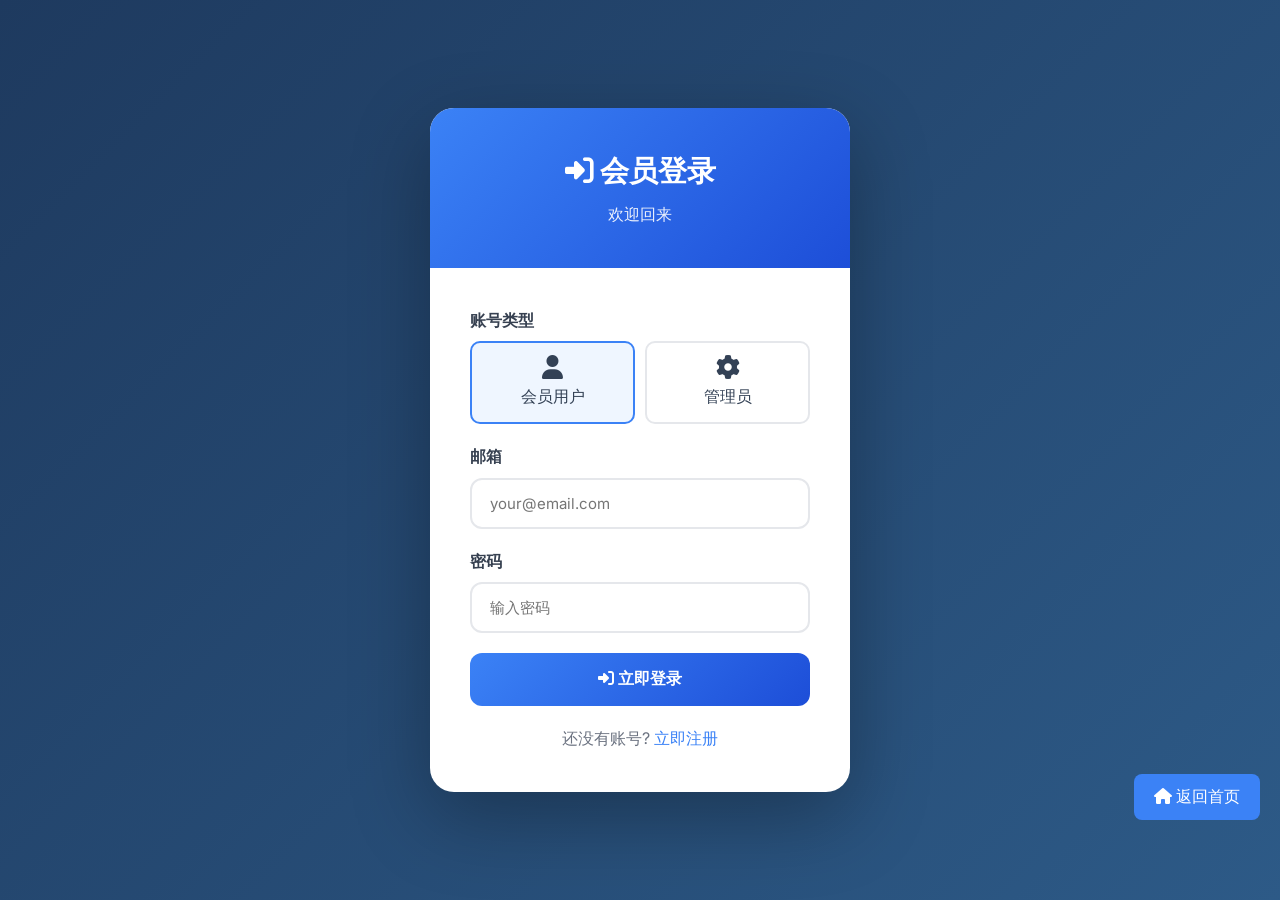
<file: login.html>
<!DOCTYPE html>
<html lang="zh-CN">
<head>
    <meta charset="UTF-8">
    <meta name="viewport" content="width=device-width, initial-scale=1.0">
    <title>登录 - GlobalTrade Pro</title>
    <link rel="stylesheet" href="styles.css">
    <link rel="stylesheet" href="https://cdnjs.cloudflare.com/ajax/libs/font-awesome/6.4.0/css/all.min.css">
    <link href="https://fonts.googleapis.com/css2?family=Inter:wght@300;400;500;600;700;800&display=swap" rel="stylesheet">
    <style>
        body { background: linear-gradient(135deg, #1e3a5f, #2d5a87); min-height: 100vh; display: flex; align-items: center; justify-content: center; padding: 20px; }
        .auth-container { background: white; border-radius: 24px; overflow: hidden; max-width: 420px; width: 100%; box-shadow: 0 25px 80px rgba(0,0,0,0.3); }
        .auth-header { background: linear-gradient(135deg, #3b82f6, #1d4ed8); padding: 40px; text-align: center; color: white; }
        .auth-header h1 { font-size: 1.8rem; margin-bottom: 8px; }
        .auth-header p { opacity: 0.9; }
        .auth-body { padding: 40px; }
        .form-group { margin-bottom: 20px; }
        .form-group label { display: block; margin-bottom: 8px; font-weight: 600; color: #374151; }
        .form-group input { width: 100%; padding: 14px 18px; border: 2px solid #e5e7eb; border-radius: 12px; font-size: 15px; transition: border-color 0.3s; box-sizing: border-box; }
        .form-group input:focus { outline: none; border-color: #3b82f6; }
        .submit-btn { width: 100%; padding: 16px; background: linear-gradient(135deg, #3b82f6, #1d4ed8); color: white; border: none; border-radius: 12px; font-size: 16px; font-weight: 600; cursor: pointer; transition: transform 0.2s; }
        .submit-btn:hover { transform: translateY(-2px); }
        .auth-footer { text-align: center; margin-top: 20px; color: #6b7280; }
        .auth-footer a { color: #3b82f6; text-decoration: none; font-weight: 500; }
        .alert { padding: 14px 18px; border-radius: 10px; margin-bottom: 20px; display: none; }
        .alert.show { display: block; }
        .alert.error { background: #fee2e2; color: #991b1b; }
        .alert.success { background: #d1fae5; color: #065f46; }
        .role-select { display: flex; gap: 10px; margin-bottom: 20px; }
        .role-option { flex: 1; padding: 12px; border: 2px solid #e5e7eb; border-radius: 10px; text-align: center; cursor: pointer; transition: all 0.2s; }
        .role-option:hover { border-color: #3b82f6; }
        .role-option.selected { border-color: #3b82f6; background: #eff6ff; }
        .role-option i { font-size: 1.5rem; margin-bottom: 5px; display: block; }
    </style>
</head>
<body>
    <a href="index.html" style="position:fixed;bottom:80px;right:20px;z-index:9999;background:#3b82f6;color:white;padding:10px 20px;border-radius:8px;text-decoration:none;"><i class="fas fa-home"></i> 返回首页</a>
    
    <div class="auth-container">
        <div class="auth-header">
            <h1><i class="fas fa-sign-in-alt"></i> 会员登录</h1>
            <p>欢迎回来</p>
        </div>
        
        <div class="auth-body">
            <div class="alert" id="alert"></div>
            
            <form id="loginForm">
                <div class="form-group">
                    <label>账号类型</label>
                    <div class="role-select">
                        <div class="role-option selected" data-role="member" onclick="selectRole(this)">
                            <i class="fas fa-user"></i>
                            <div>会员用户</div>
                        </div>
                        <div class="role-option" data-role="admin" onclick="selectRole(this)">
                            <i class="fas fa-cog"></i>
                            <div>管理员</div>
                        </div>
                    </div>
                </div>
                
                <div class="form-group">
                    <label>邮箱</label>
                    <input type="email" id="email" placeholder="your@email.com" required>
                </div>
                
                <div class="form-group">
                    <label>密码</label>
                    <input type="password" id="password" placeholder="输入密码" required>
                </div>
                
                <button type="submit" class="submit-btn">
                    <i class="fas fa-sign-in-alt"></i> 立即登录
                </button>
            </form>
            
            <div class="auth-footer">
                还没有账号? <a href="register.html">立即注册</a>
            </div>
        </div>
    </div>

    <script src="js/api.js"></script>
    <script>
        let selectedRole = 'member';
        
        function selectRole(el) {
            document.querySelectorAll('.role-option').forEach(r => r.classList.remove('selected'));
            el.classList.add('selected');
            selectedRole = el.dataset.role;
        }
        
        document.getElementById('loginForm').addEventListener('submit', async function(e) {
            e.preventDefault();
            
            const email = document.getElementById('email').value.trim();
            const password = document.getElementById('password').value;
            
            if (selectedRole === 'admin') {
                // 管理员登录
                const adminEmail = 'admin@tradeweb.com';
                const adminPassword = 'admin123';
                
                if (email === adminEmail && password === adminPassword) {
                    const adminUser = { name: 'Administrator', email: adminEmail, role: 'admin', id: 0 };
                    localStorage.setItem('tradeweb_logged_in', 'true');
                    localStorage.setItem('tradeweb_user_role', 'admin');
                    localStorage.setItem('tradeweb_current_user', JSON.stringify(adminUser));
                    showAlert('登录成功！正在跳转到管理后台...', 'success');
                    setTimeout(() => { window.location.href = 'admin.html'; }, 1500);
                } else {
                    showAlert('管理员账号或密码错误', 'error');
                }
            } else {
                // 会员登录 - 调用API
                try {
                    const result = await UserAPI.login(email, password);
                    
                    if (result.success) {
                        localStorage.setItem('tradeweb_logged_in', 'true');
                        localStorage.setItem('tradeweb_user_role', 'member');
                        localStorage.setItem('tradeweb_current_user', JSON.stringify(result.user));
                        localStorage.setItem('tradeweb_user_id', result.user.id);
                        showAlert('登录成功！正在跳转到会员中心...', 'success');
                        setTimeout(() => { window.location.href = 'member.html'; }, 1500);
                    } else {
                        showAlert(result.error || '登录失败', 'error');
                    }
                } catch (err) {
                    // API调用失败，使用本地存储
                    const users = JSON.parse(localStorage.getItem('tradeweb_users') || '[]');
                    const user = users.find(u => u.email === email);
                    
                    if (!user) {
                        showAlert('账号不存在，请先注册', 'error');
                        return;
                    }
                    
                    if (user.password !== password) {
                        showAlert('密码输入错误', 'error');
                        return;
                    }
                    
                    localStorage.setItem('tradeweb_logged_in', 'true');
                    localStorage.setItem('tradeweb_user_role', 'member');
                    localStorage.setItem('tradeweb_current_user', JSON.stringify(user));
                    showAlert('登录成功（本地模式）！', 'success');
                    setTimeout(() => { window.location.href = 'member.html'; }, 1500);
                }
            }
        });
        
        function showAlert(msg, type) {
            const alert = document.getElementById('alert');
            alert.textContent = msg;
            alert.className = 'alert show ' + type;
        }
    </script>
</body>
</html>
</file>
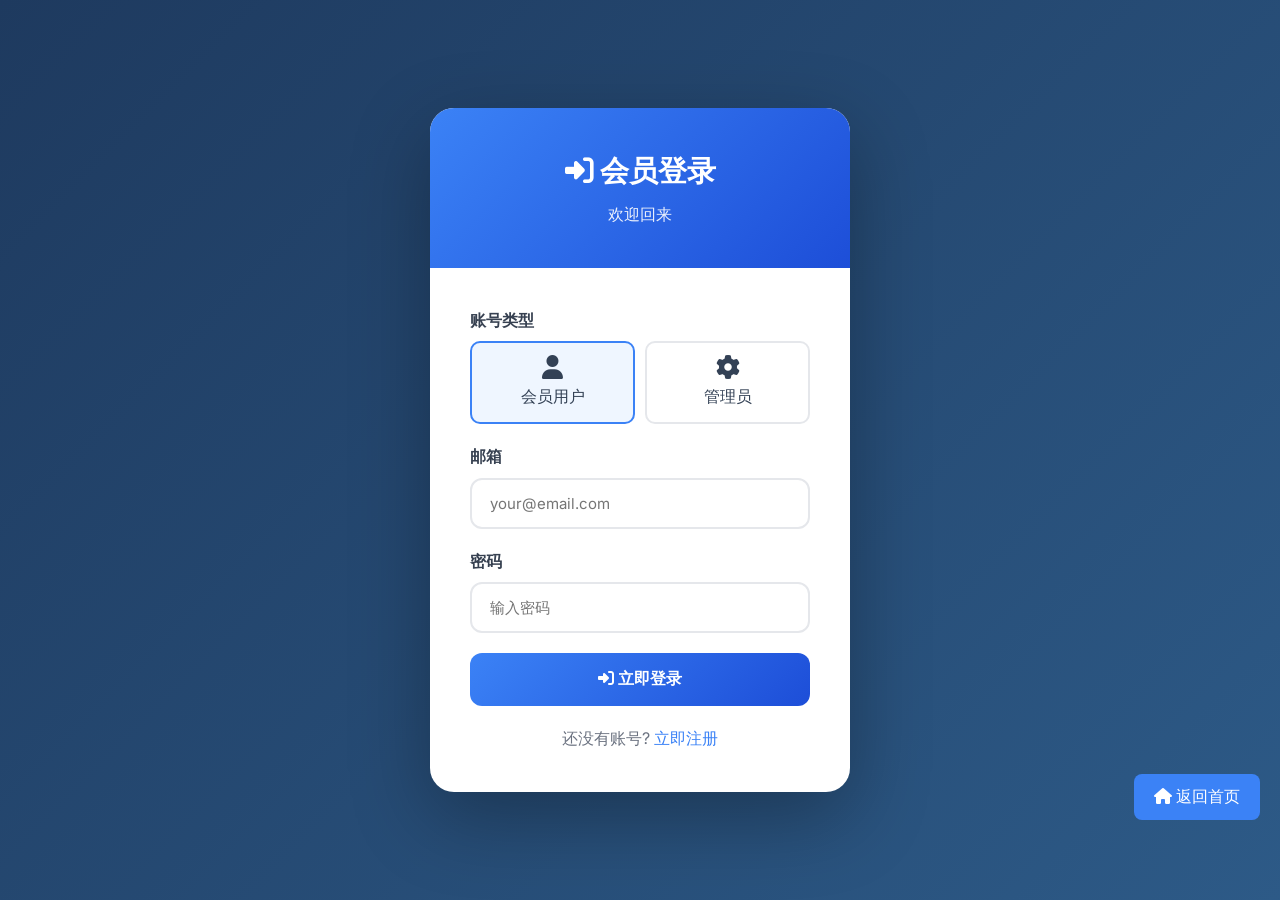
<file: member.html>
<!DOCTYPE html>
<html lang="zh-CN">
<head>
    <meta charset="UTF-8">
    <meta name="viewport" content="width=device-width, initial-scale=1.0">
    <title>会员中心 - GlobalTrade Pro</title>
    <link rel="stylesheet" href="styles.css">
    <link rel="stylesheet" href="https://cdnjs.cloudflare.com/ajax/libs/font-awesome/6.4.0/css/all.min.css">
    <link href="https://fonts.googleapis.com/css2?family=Inter:wght@300;400;500;600;700;800&display=swap" rel="stylesheet">
    <style>
        body { background: #f5f7fa; }
        .member-header { background: linear-gradient(135deg, #1e3a5f, #2d5a87); padding: 30px 20px; color: white; }
        .member-container { max-width: 1000px; margin: -40px auto 60px; padding: 0 20px; }
        
        .user-bar { display: flex; justify-content: space-between; align-items: center; margin-bottom: 20px; }
        .user-bar a { color: white; text-decoration: none; display: flex; align-items: center; gap: 8px; }
        .user-bar a:hover { text-decoration: underline; }
        
        .info-cards { display: grid; grid-template-columns: repeat(4, 1fr); gap: 20px; margin-bottom: 30px; }
        .info-card { background: white; border-radius: 12px; padding: 25px; box-shadow: 0 2px 10px rgba(0,0,0,0.05); text-align: center; }
        .info-card .icon { width: 50px; height: 50px; border-radius: 50%; display: flex; align-items: center; justify-content: center; margin: 0 auto 15px; font-size: 1.3rem; }
        .info-card .icon.blue { background: #dbeafe; color: #2563eb; }
        .info-card .icon.green { background: #d1fae5; color: #059669; }
        .info-card .icon.orange { background: #fef3c7; color: #d97706; }
        .info-card .icon.purple { background: #ede9fe; color: #7c3aed; }
        .info-card .value { font-size: 1.8rem; font-weight: 700; margin-bottom: 5px; }
        .info-card .label { color: #64748b; font-size: 0.9rem; }
        
        .content-card { background: white; border-radius: 12px; padding: 25px; box-shadow: 0 2px 10px rgba(0,0,0,0.05); margin-bottom: 30px; }
        .content-card h2 { font-size: 1.2rem; margin-bottom: 20px; display: flex; align-items: center; gap: 10px; }
        
        .tabs { display: flex; gap: 10px; margin-bottom: 20px; border-bottom: 2px solid #e5e7eb; padding-bottom: 10px; }
        .tab { padding: 10px 20px; border-radius: 8px; cursor: pointer; font-weight: 500; color: #6b7280; transition: all 0.2s; }
        .tab:hover { background: #f3f4f6; }
        .tab.active { background: #3b82f6; color: white; }
        
        .tab-content { display: none; }
        .tab-content.active { display: block; }
        
        .form-group { margin-bottom: 20px; }
        .form-group label { display: block; margin-bottom: 8px; font-weight: 600; }
        .form-group input, .form-group select { width: 100%; padding: 12px; border: 2px solid #e5e7eb; border-radius: 8px; font-size: 15px; box-sizing: border-box; }
        .form-group input:focus { outline: none; border-color: #3b82f6; }
        
        .btn { padding: 12px 24px; border: none; border-radius: 8px; font-weight: 600; cursor: pointer; transition: all 0.2s; }
        .btn-primary { background: #3b82f6; color: white; }
        .btn-primary:hover { background: #2563eb; }
        .btn-success { background: #10b981; color: white; }
        .btn-success:hover { background: #059669; }
        .btn-danger { background: #ef4444; color: white; }
        
        .plans-grid { display: grid; grid-template-columns: repeat(3, 1fr); gap: 20px; }
        .plan-card { border: 2px solid #e5e7eb; border-radius: 12px; padding: 25px; text-align: center; transition: all 0.3s; }
        .plan-card:hover { border-color: #3b82f6; transform: translateY(-5px); }
        .plan-card.current { border-color: #3b82f6; background: #eff6ff; }
        .plan-card .name { font-size: 1.2rem; font-weight: 600; margin-bottom: 10px; }
        .plan-card .price { font-size: 2rem; font-weight: 700; color: #3b82f6; margin-bottom: 15px; }
        .plan-card .price span { font-size: 0.9rem; color: #6b7280; }
        .plan-card .features { list-style: none; text-align: left; margin-bottom: 20px; }
        .plan-card .features li { padding: 8px 0; font-size: 0.9rem; }
        .plan-card .features li i { color: #10b981; margin-right: 8px; }
        
        .history-list { list-style: none; }
        .history-list li { display: flex; justify-content: space-between; padding: 15px; border-bottom: 1px solid #e5e7eb; }
        .history-list li:last-child { border-bottom: none; }
        .history-list .date { color: #6b7280; font-size: 0.9rem; }
        .history-list .amount { font-weight: 600; }
        .history-list .amount.plus { color: #10b981; }
        .history-list .amount.minus { color: #ef4444; }
        
        .stat-chart { display: flex; align-items: flex-end; gap: 15px; height: 200px; padding: 20px 0; }
        .stat-bar { flex: 1; background: linear-gradient(to top, #3b82f6, #60a5fa); border-radius: 8px 8px 0 0; position: relative; }
        .stat-bar .value { position: absolute; top: -25px; left: 50%; transform: translateX(-50%); font-weight: 600; }
        .stat-bar .label { position: absolute; bottom: -25px; left: 50%; transform: translateX(-50%); font-size: 0.8rem; color: #64748b; }
        
        .logout-btn { float: right; padding: 8px 16px; background: rgba(255,255,255,0.2); color: white; border: none; border-radius: 6px; cursor: pointer; }
        .logout-btn:hover { background: rgba(255,255,255,0.3); }
    </style>
</head>
<a href="index.html" style="position:fixed;bottom:80px;right:20px;z-index:9999;background:#3b82f6;color:white;padding:10px 20px;border-radius:8px;text-decoration:none;"><i class="fas fa-home"></i> 返回首页</a>
<body>
    <div class="member-header">
        <div class="user-bar">
            <a href="index.html"><i class="fas fa-arrow-left"></i> 返回首页</a>
            <button class="logout-btn" onclick="logout()"><i class="fas fa-sign-out-alt"></i> 退出</button>
        </div>
        <h1><i class="fas fa-user-circle"></i> 会员中心</h1>
        <p>管理您的账户和会员服务</p>
    </div>
    
    <div class="member-container">
        <div class="info-cards">
            <div class="info-card">
                <div class="icon blue"><i class="fas fa-user"></i></div>
                <div class="value" id="userName">-</div>
                <div class="label">会员姓名</div>
            </div>
            <div class="info-card">
                <div class="icon green"><i class="fas fa-crown"></i></div>
                <div class="value" id="userPlan">-</div>
                <div class="label">当前套餐</div>
            </div>
            <div class="info-card">
                <div class="icon orange"><i class="fas fa-wallet"></i></div>
                <div class="value" id="userBalance">¥0</div>
                <div class="label">账户余额</div>
            </div>
            <div class="info-card">
                <div class="icon purple"><i class="fas fa-chart-line"></i></div>
                <div class="value" id="userUsage">0</div>
                <div class="label">本月使用</div>
            </div>
        </div>
        
        <div class="content-card">
            <div class="tabs">
                <div class="tab active" data-tab="profile" onclick="switchTab(this)">账户资料</div>
                <div class="tab" data-tab="upgrade" onclick="switchTab(this)">套餐升级</div>
                <div class="tab" data-tab="recharge" onclick="switchTab(this)">账户充值</div>
                <div class="tab" data-tab="history" onclick="switchTab(this)">使用记录</div>
                <div class="tab" data-tab="stats" onclick="switchTab(this)">数据统计</div>
            </div>
            
            <!-- 账户资料 -->
            <div class="tab-content active" id="tab-profile">
                <form id="profileForm">
                    <div class="form-group">
                        <label>姓名</label>
                        <input type="text" id="profileName" required>
                    </div>
                    <div class="form-group">
                        <label>公司</label>
                        <input type="text" id="profileCompany">
                    </div>
                    <div class="form-group">
                        <label>邮箱</label>
                        <input type="email" id="profileEmail" readonly style="background: #f3f4f6;">
                    </div>
                    <div class="form-group">
                        <label>新密码 (不修改请留空)</label>
                        <input type="password" id="profilePassword" placeholder="输入新密码">
                    </div>
                    <button type="submit" class="btn btn-primary"><i class="fas fa-save"></i> 保存修改</button>
                </form>
            </div>
            
            <!-- 套餐升级 -->
            <div class="tab-content" id="tab-upgrade">
                <div class="plans-grid">
                    <div class="plan-card" id="planFree">
                        <div class="name">免费版</div>
                        <div class="price">¥0<span>/月</span></div>
                        <ul class="features">
                            <li><i class="fas fa-check"></i> Website Analyzer</li>
                            <li><i class="fas fa-check"></i> AI Email Generator</li>
                            <li><i class="fas fa-times"></i> LinkedIn 拓客</li>
                            <li><i class="fas fa-times"></i> 海关数据</li>
                        </ul>
                        <button class="btn btn-primary" onclick="upgradePlan('free')">当前套餐</button>
                    </div>
                    <div class="plan-card" id="planBasic">
                        <div class="name">基础版</div>
                        <div class="price">¥99<span>/月</span></div>
                        <ul class="features">
                            <li><i class="fas fa-check"></i> 全部免费工具</li>
                            <li><i class="fas fa-check"></i> LinkedIn 拓客</li>
                            <li><i class="fas fa-check"></i> 海关数据</li>
                            <li><i class="fas fa-times"></i> 邮件群发</li>
                        </ul>
                        <button class="btn btn-success" onclick="upgradePlan('basic')">立即升级</button>
                    </div>
                    <div class="plan-card" id="planPro">
                        <div class="name">专业版</div>
                        <div class="price">¥299<span>/月</span></div>
                        <ul class="features">
                            <li><i class="fas fa-check"></i> 全部功能</li>
                            <li><i class="fas fa-check"></i> 无限次使用</li>
                            <li><i class="fas fa-check"></i> 邮件群发</li>
                            <li><i class="fas fa-check"></i> 专属客服</li>
                        </ul>
                        <button class="btn btn-success" onclick="upgradePlan('pro')">立即升级</button>
                    </div>
                </div>
            </div>
            
            <!-- 账户充值 -->
            <div class="tab-content" id="tab-recharge">
                <form id="rechargeForm">
                    <div class="form-group">
                        <label>充值金额</label>
                        <select id="rechargeAmount">
                            <option value="50">¥50</option>
                            <option value="100">¥100</option>
                            <option value="200">¥200</option>
                            <option value="500">¥500</option>
                            <option value="1000">¥1000</option>
                        </select>
                    </div>
                    <div class="form-group">
                        <label>支付方式</label>
                        <select id="rechargeMethod">
                            <option value="wechat">微信支付</option>
                            <option value="alipay">支付宝</option>
                            <option value="card">银行卡</option>
                        </select>
                    </div>
                    <button type="submit" class="btn btn-success"><i class="fas fa-credit-card"></i> 立即充值</button>
                </form>
            </div>
            
            <!-- 使用记录 -->
            <div class="tab-content" id="tab-history">
                <ul class="history-list" id="historyList">
                    <li><span class="date">暂无记录</span><span class="amount">-</span></li>
                </ul>
            </div>
            
            <!-- 数据统计 -->
            <div class="tab-content" id="tab-stats">
                <h3>本月使用趋势</h3>
                <div class="stat-chart">
                    <div class="stat-bar" style="height: 40%"><span class="value">12</span><span class="label">周一</span></div>
                    <div class="stat-bar" style="height: 55%"><span class="value">18</span><span class="label">周二</span></div>
                    <div class="stat-bar" style="height: 35%"><span class="value">10</span><span class="label">周三</span></div>
                    <div class="stat-bar" style="height: 70%"><span class="value">25</span><span class="label">周四</span></div>
                    <div class="stat-bar" style="height: 60%"><span class="value">20</span><span class="label">周五</span></div>
                    <div class="stat-bar" style="height: 45%"><span class="value">15</span><span class="label">周六</span></div>
                    <div class="stat-bar" style="height: 30%"><span class="value">8</span><span class="label">周日</span></div>
                </div>
                <div style="display: grid; grid-template-columns: repeat(3, 1fr); gap: 20px; margin-top: 30px;">
                    <div style="text-align: center; padding: 20px; background: #f8fafc; border-radius: 10px;">
                        <div style="font-size: 1.5rem; font-weight: 700; color: #3b82f6;">108</div>
                        <div style="color: #64748b; font-size: 0.9rem;">本月总使用次数</div>
                    </div>
                    <div style="text-align: center; padding: 20px; background: #f8fafc; border-radius: 10px;">
                        <div style="font-size: 1.5rem; font-weight: 700; color: #10b981;">85%</div>
                        <div style="color: #64748b; font-size: 0.9rem;">工具成功率</div>
                    </div>
                    <div style="text-align: center; padding: 20px; background: #f8fafc; border-radius: 10px;">
                        <div style="font-size: 1.5rem; font-weight: 700; color: #f59e0b;">¥50</div>
                        <div style="color: #64748b; font-size: 0.9rem;">节省费用估算</div>
                    </div>
                </div>
            </div>
        </div>
    </div>

    <script>
        // 检查登录状态
        const loggedIn = localStorage.getItem('tradeweb_logged_in');
        const userRole = localStorage.getItem('tradeweb_user_role');
        
        if (!loggedIn || userRole !== 'member') {
            window.location.href = 'login.html';
        }
        
        // 获取当前用户
        let currentUser = JSON.parse(localStorage.getItem('tradeweb_current_user') || '{}');
        
        // 加载用户数据
        function loadUserData() {
            const users = JSON.parse(localStorage.getItem('tradeweb_users') || '[]');
            const user = users.find(u => u.id === currentUser.id);
            if (user) {
                currentUser = user;
                localStorage.setItem('tradeweb_current_user', JSON.stringify(user));
            }
            
            document.getElementById('userName').textContent = currentUser.name || '-';
            
            const planNames = { free: '免费版', basic: '基础版', pro: '专业版' };
            document.getElementById('userPlan').textContent = planNames[currentUser.plan] || '免费版';
            document.getElementById('userBalance').textContent = '¥' + (currentUser.balance || 0);
            document.getElementById('userUsage').textContent = Math.floor(Math.random() * 50) + 50;
            
            // 填充表单
            document.getElementById('profileName').value = currentUser.name || '';
            document.getElementById('profileCompany').value = currentUser.company || '';
            document.getElementById('profileEmail').value = currentUser.email || '';
            
            // 更新套餐显示
            document.querySelectorAll('.plan-card').forEach(card => card.classList.remove('current'));
            document.getElementById('plan' + (currentUser.plan || 'free').charAt(0).toUpperCase() + (currentUser.plan || 'free').slice(1)).classList.add('current');
        }
        
        // 切换标签
        function switchTab(el) {
            document.querySelectorAll('.tab').forEach(t => t.classList.remove('active'));
            document.querySelectorAll('.tab-content').forEach(c => c.classList.remove('active'));
            el.classList.add('active');
            document.getElementById('tab-' + el.dataset.tab).classList.add('active');
        }
        
        // 保存资料
        document.getElementById('profileForm').addEventListener('submit', function(e) {
            e.preventDefault();
            
            const users = JSON.parse(localStorage.getItem('tradeweb_users') || '[]');
            const idx = users.findIndex(u => u.id === currentUser.id);
            
            if (idx > -1) {
                users[idx].name = document.getElementById('profileName').value;
                users[idx].company = document.getElementById('profileCompany').value;
                
                const newPassword = document.getElementById('profilePassword').value;
                if (newPassword) {
                    users[idx].password = newPassword;
                }
                
                localStorage.setItem('tradeweb_users', JSON.stringify(users));
                localStorage.setItem('tradeweb_current_user', JSON.stringify(users[idx]));
                currentUser = users[idx];
                
                alert('资料保存成功！');
                loadUserData();
            }
        });
        
        // 充值
        document.getElementById('rechargeForm').addEventListener('submit', function(e) {
            e.preventDefault();
            
            const amount = parseInt(document.getElementById('rechargeAmount').value);
            
            const users = JSON.parse(localStorage.getItem('tradeweb_users') || '[]');
            const idx = users.findIndex(u => u.id === currentUser.id);
            
            if (idx > -1) {
                users[idx].balance = (users[idx].balance || 0) + amount;
                localStorage.setItem('tradeweb_users', JSON.stringify(users));
                localStorage.setItem('tradeweb_current_user', JSON.stringify(users[idx]));
                
                alert('充值成功！');
                loadUserData();
            }
        });
        
        // 升级套餐
        function upgradePlan(plan) {
            if (plan === currentUser.plan || plan === 'free') {
                return;
            }
            
            const prices = { basic: 99, pro: 299 };
            const confirmMsg = `确认升级到${plan === 'basic' ? '基础版' : '专业版'}？\n价格：¥${prices[plan]}/月\n从账户余额扣除`;
            
            if (confirm(confirmMsg)) {
                const users = JSON.parse(localStorage.getItem('tradeweb_users') || '[]');
                const idx = users.findIndex(u => u.id === currentUser.id);
                
                if (idx > -1) {
                    if ((users[idx].balance || 0) >= prices[plan]) {
                        users[idx].balance -= prices[plan];
                        users[idx].plan = plan;
                        localStorage.setItem('tradeweb_users', JSON.stringify(users));
                        localStorage.setItem('tradeweb_current_user', JSON.stringify(users[idx]));
                        
                        alert('升级成功！');
                        loadUserData();
                    } else {
                        alert('余额不足，请先充值！');
                        switchTab(document.querySelector('.tab[data-tab="recharge"]'));
                    }
                }
            }
        }
        
        // 退出登录
        function logout() {
            if (confirm('确定要退出登录吗？')) {
                localStorage.removeItem('tradeweb_logged_in');
                localStorage.removeItem('tradeweb_user_role');
                localStorage.removeItem('tradeweb_current_user');
                window.location.href = 'index.html';
            }
        }
        
        loadUserData();
    </script>
</body>
</html>
</file>
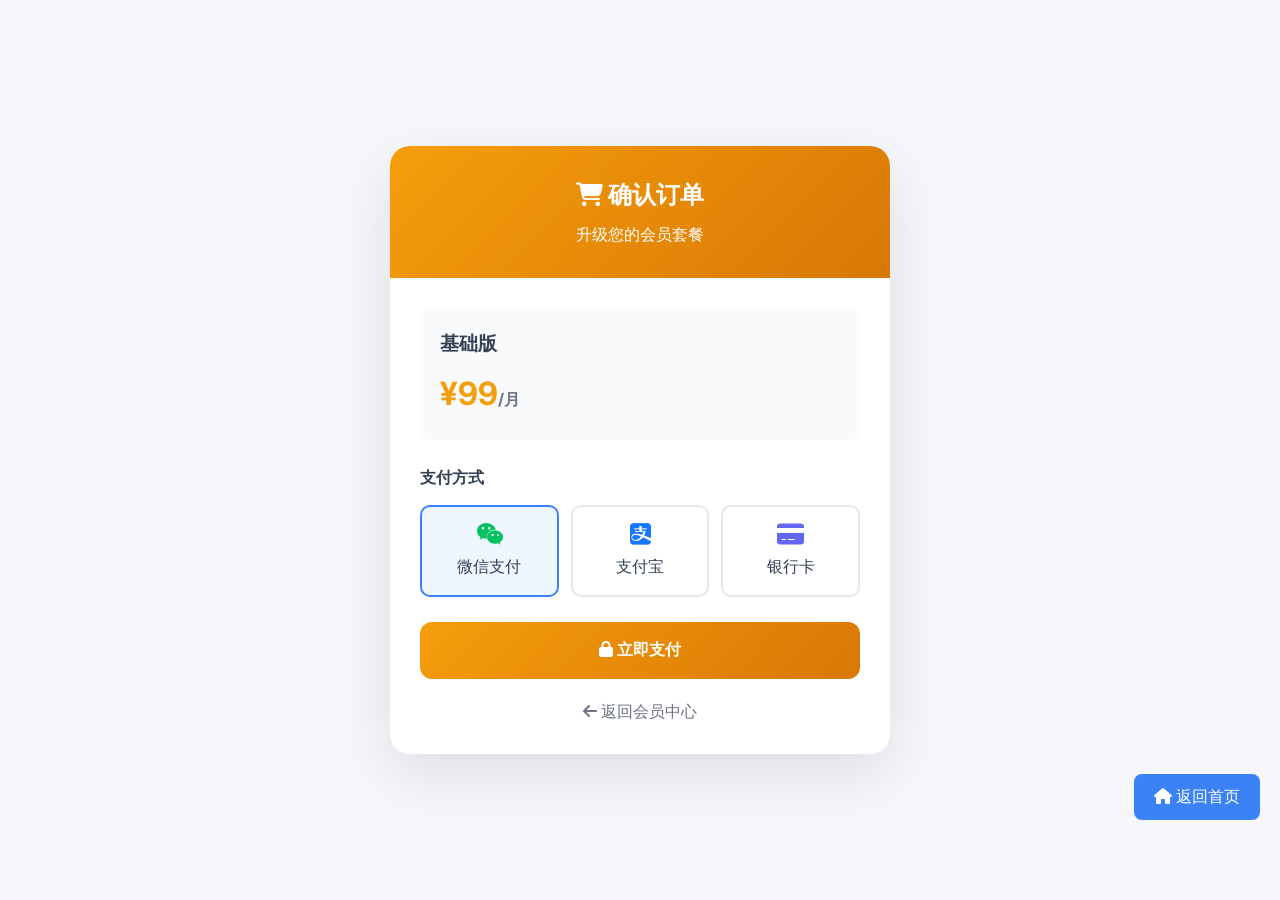
<file: payment.html>
<!DOCTYPE html>
<html lang="zh-CN">
<head>
    <meta charset="UTF-8">
    <meta name="viewport" content="width=device-width, initial-scale=1.0">
    <title>支付页面 - GlobalTrade Pro</title>
    <link rel="stylesheet" href="styles.css">
    <link rel="stylesheet" href="https://cdnjs.cloudflare.com/ajax/libs/font-awesome/6.4.0/css/all.min.css">
    <link href="https://fonts.googleapis.com/css2?family=Inter:wght@300;400;500;600;700;800&display=swap" rel="stylesheet">
    <style>
        body { background: #f5f7fa; min-height: 100vh; display: flex; align-items: center; justify-content: center; padding: 20px; }
        .payment-container { background: white; border-radius: 20px; overflow: hidden; max-width: 500px; width: 100%; box-shadow: 0 20px 60px rgba(0,0,0,0.1); }
        .payment-header { background: linear-gradient(135deg, #f59e0b, #d97706); padding: 30px; text-align: center; color: white; }
        .payment-header h1 { font-size: 1.5rem; margin-bottom: 8px; }
        .payment-body { padding: 30px; }
        
        .order-info { background: #f8fafc; border-radius: 12px; padding: 20px; margin-bottom: 25px; }
        .order-info .plan-name { font-size: 1.2rem; font-weight: 600; margin-bottom: 10px; }
        .order-info .plan-price { font-size: 2rem; font-weight: 700; color: #f59e0b; }
        .order-info .plan-price span { font-size: 1rem; color: #6b7280; }
        
        .payment-methods { margin-bottom: 25px; }
        .payment-methods h3 { font-size: 1rem; margin-bottom: 15px; }
        .method-options { display: flex; gap: 12px; }
        .method-option { flex: 1; padding: 15px; border: 2px solid #e5e7eb; border-radius: 10px; text-align: center; cursor: pointer; transition: all 0.2s; }
        .method-option:hover { border-color: #3b82f6; }
        .method-option.selected { border-color: #3b82f6; background: #eff6ff; }
        .method-option i { font-size: 1.5rem; margin-bottom: 8px; display: block; }
        .method-option .name { font-weight: 500; }
        
        .pay-btn { width: 100%; padding: 18px; background: linear-gradient(135deg, #f59e0b, #d97706); color: white; border: none; border-radius: 12px; font-size: 16px; font-weight: 600; cursor: pointer; transition: transform 0.2s; }
        .pay-btn:hover { transform: translateY(-2px); }
        
        .back-link { display: block; text-align: center; margin-top: 20px; color: #6b7280; text-decoration: none; }
        .back-link:hover { color: #3b82f6; }
        
        .alert { padding: 14px 18px; border-radius: 10px; margin-bottom: 20px; display: none; }
        .alert.show { display: block; }
        .alert.success { background: #d1fae5; color: #065f46; }
        .alert.processing { background: #fef3c7; color: #92400e; }
    </style>
</head>
<a href="index.html" style="position:fixed;bottom:80px;right:20px;z-index:9999;background:#3b82f6;color:white;padding:10px 20px;border-radius:8px;text-decoration:none;"><i class="fas fa-home"></i> 返回首页</a>
<body>
    <div class="payment-container">
        <div class="payment-header">
            <h1><i class="fas fa-shopping-cart"></i> 确认订单</h1>
            <p>升级您的会员套餐</p>
        </div>
        
        <div class="payment-body">
            <div class="alert" id="alert"></div>
            
            <div class="order-info" id="orderInfo">
                <div class="plan-name" id="planName">基础版</div>
                <div class="plan-price" id="planPrice">¥99<span>/月</span></div>
            </div>
            
            <div class="payment-methods">
                <h3>支付方式</h3>
                <div class="method-options">
                    <div class="method-option selected" data-method="wechat" onclick="selectMethod(this)">
                        <i class="fab fa-weixin" style="color:#07c160"></i>
                        <div class="name">微信支付</div>
                    </div>
                    <div class="method-option" data-method="alipay" onclick="selectMethod(this)">
                        <i class="fab fa-alipay" style="color:#1677ff"></i>
                        <div class="name">支付宝</div>
                    </div>
                    <div class="method-option" data-method="card" onclick="selectMethod(this)">
                        <i class="fas fa-credit-card" style="color:#6366f1"></i>
                        <div class="name">银行卡</div>
                    </div>
                </div>
            </div>
            
            <button class="pay-btn" onclick="processPayment()">
                <i class="fas fa-lock"></i> 立即支付
            </button>
            
            <a href="member.html" class="back-link"><i class="fas fa-arrow-left"></i> 返回会员中心</a>
        </div>
    </div>

    <script>
        const plans = {
            basic: { name: '基础版', price: 99 },
            pro: { name: '专业版', price: 299 }
        };
        
        // 获取 URL 参数
        const urlParams = new URLSearchParams(window.location.search);
        const planKey = urlParams.get('plan') || 'basic';
        
        // 显示套餐信息
        document.getElementById('planName').textContent = plans[planKey].name;
        document.getElementById('planPrice').innerHTML = '¥' + plans[planKey].price + '<span>/月</span>';
        
        let selectedMethod = 'wechat';
        
        function selectMethod(el) {
            document.querySelectorAll('.method-option').forEach(m => m.classList.remove('selected'));
            el.classList.add('selected');
            selectedMethod = el.dataset.method;
        }
        
        function processPayment() {
            const alert = document.getElementById('alert');
            
            // 显示支付中提示
            alert.className = 'alert show processing';
            alert.innerHTML = '<i class="fas fa-spinner fa-spin"></i> 支付处理中，请稍候...';
            
            // 模拟支付成功
            setTimeout(() => {
                // 更新用户套餐
                const user = JSON.parse(localStorage.getItem('tradeweb_user') || '{}');
                user.plan = planKey;
                localStorage.setItem('tradeweb_user', JSON.stringify(user));
                
                alert.className = 'alert show success';
                alert.innerHTML = '<i class="fas fa-check-circle"></i> 支付成功！正在跳转到会员中心...';
                
                setTimeout(() => {
                    window.location.href = 'member.html';
                }, 2000);
            }, 2500);
        }
    </script>
</body>
</html>
</file>
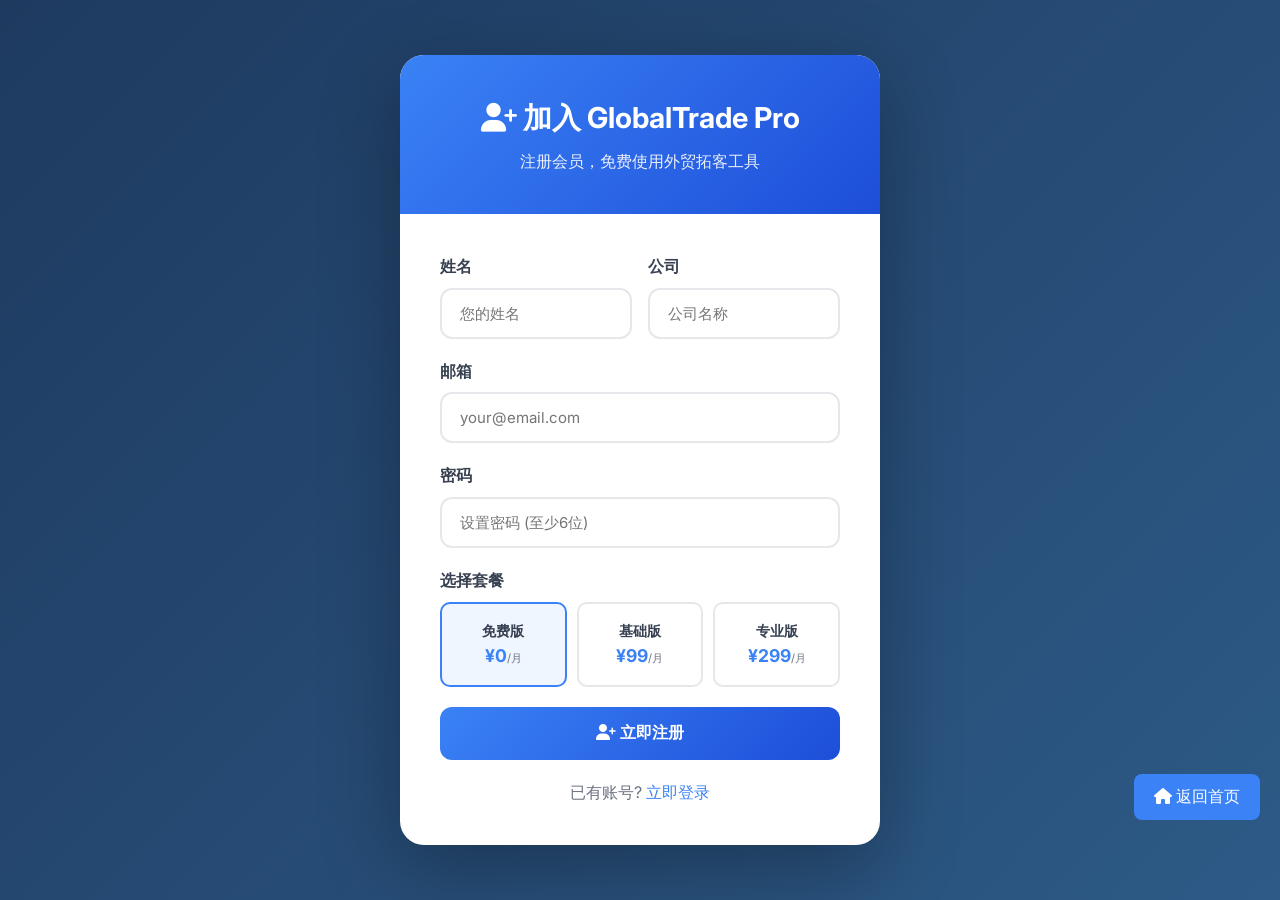
<file: register.html>
<!DOCTYPE html>
<html lang="zh-CN">
<head>
    <meta charset="UTF-8">
    <meta name="viewport" content="width=device-width, initial-scale=1.0">
    <title>会员注册 - GlobalTrade Pro</title>
    <link rel="stylesheet" href="styles.css">
    <link rel="stylesheet" href="https://cdnjs.cloudflare.com/ajax/libs/font-awesome/6.4.0/css/all.min.css">
    <link href="https://fonts.googleapis.com/css2?family=Inter:wght@300;400;500;600;700;800&display=swap" rel="stylesheet">
    <style>
        body { background: linear-gradient(135deg, #1e3a5f, #2d5a87); min-height: 100vh; display: flex; align-items: center; justify-content: center; padding: 20px; }
        .auth-container { background: white; border-radius: 24px; overflow: hidden; max-width: 480px; width: 100%; box-shadow: 0 25px 80px rgba(0,0,0,0.3); }
        .auth-header { background: linear-gradient(135deg, #3b82f6, #1d4ed8); padding: 40px; text-align: center; color: white; }
        .auth-header h1 { font-size: 1.8rem; margin-bottom: 8px; }
        .auth-header p { opacity: 0.9; }
        .auth-body { padding: 40px; }
        .form-group { margin-bottom: 20px; }
        .form-group label { display: block; margin-bottom: 8px; font-weight: 600; color: #374151; }
        .form-group input { width: 100%; padding: 14px 18px; border: 2px solid #e5e7eb; border-radius: 12px; font-size: 15px; transition: border-color 0.3s; box-sizing: border-box; }
        .form-group input:focus { outline: none; border-color: #3b82f6; }
        .form-row { display: grid; grid-template-columns: 1fr 1fr; gap: 16px; }
        .submit-btn { width: 100%; padding: 16px; background: linear-gradient(135deg, #3b82f6, #1d4ed8); color: white; border: none; border-radius: 12px; font-size: 16px; font-weight: 600; cursor: pointer; transition: transform 0.2s; }
        .submit-btn:hover { transform: translateY(-2px); }
        .auth-footer { text-align: center; margin-top: 20px; color: #6b7280; }
        .auth-footer a { color: #3b82f6; text-decoration: none; font-weight: 500; }
        .alert { padding: 14px 18px; border-radius: 10px; margin-bottom: 20px; display: none; }
        .alert.show { display: block; }
        .alert.success { background: #d1fae5; color: #065f46; }
        .alert.error { background: #fee2e2; color: #991b1b; }
        .plans { display: grid; grid-template-columns: repeat(3, 1fr); gap: 10px; margin-bottom: 20px; }
        .plan { padding: 15px 10px; border: 2px solid #e5e7eb; border-radius: 10px; text-align: center; cursor: pointer; transition: all 0.2s; }
        .plan:hover { border-color: #3b82f6; }
        .plan.selected { border-color: #3b82f6; background: #eff6ff; }
        .plan-name { font-weight: 600; color: #374151; font-size: 0.9rem; }
        .plan-price { font-size: 1.1rem; font-weight: 700; color: #3b82f6; }
        .plan-price span { font-size: 0.7rem; font-weight: 400; color: #6b7280; }
    </style>
</head>
<body>
    <a href="index.html" style="position:fixed;bottom:80px;right:20px;z-index:9999;background:#3b82f6;color:white;padding:10px 20px;border-radius:8px;text-decoration:none;"><i class="fas fa-home"></i> 返回首页</a>
    
    <div class="auth-container">
        <div class="auth-header">
            <h1><i class="fas fa-user-plus"></i> 加入 GlobalTrade Pro</h1>
            <p>注册会员，免费使用外贸拓客工具</p>
        </div>
        
        <div class="auth-body">
            <div class="alert" id="alert"></div>
            
            <form id="registerForm">
                <div class="form-row">
                    <div class="form-group">
                        <label>姓名</label>
                        <input type="text" id="name" placeholder="您的姓名" required>
                    </div>
                    <div class="form-group">
                        <label>公司</label>
                        <input type="text" id="company" placeholder="公司名称">
                    </div>
                </div>
                
                <div class="form-group">
                    <label>邮箱</label>
                    <input type="email" id="email" placeholder="your@email.com" required>
                </div>
                
                <div class="form-group">
                    <label>密码</label>
                    <input type="password" id="password" placeholder="设置密码 (至少6位)" required>
                </div>
                
                <div class="form-group">
                    <label>选择套餐</label>
                    <div class="plans">
                        <div class="plan selected" data-plan="free" onclick="selectPlan(this)">
                            <div class="plan-name">免费版</div>
                            <div class="plan-price">¥0<span>/月</span></div>
                        </div>
                        <div class="plan" data-plan="basic" onclick="selectPlan(this)">
                            <div class="plan-name">基础版</div>
                            <div class="plan-price">¥99<span>/月</span></div>
                        </div>
                        <div class="plan" data-plan="pro" onclick="selectPlan(this)">
                            <div class="plan-name">专业版</div>
                            <div class="plan-price">¥299<span>/月</span></div>
                        </div>
                    </div>
                </div>
                
                <button type="submit" class="submit-btn">
                    <i class="fas fa-user-plus"></i> 立即注册
                </button>
            </form>
            
            <div class="auth-footer">
                已有账号? <a href="login.html">立即登录</a>
            </div>
        </div>
    </div>

    <script src="js/api.js"></script>
    <script>
        let selectedPlan = 'free';
        
        function selectPlan(el) {
            document.querySelectorAll('.plan').forEach(p => p.classList.remove('selected'));
            el.classList.add('selected');
            selectedPlan = el.dataset.plan;
        }
        
        document.getElementById('registerForm').addEventListener('submit', async function(e) {
            e.preventDefault();
            
            const name = document.getElementById('name').value.trim();
            const company = document.getElementById('company').value.trim();
            const email = document.getElementById('email').value.trim();
            const password = document.getElementById('password').value;
            
            if (password.length < 6) {
                showAlert('密码至少需要6位', 'error');
                return;
            }
            
            // 调用API注册
            try {
                const result = await UserAPI.register({ name, company, email, password, plan: selectedPlan });
                
                if (result.success) {
                    showAlert('注册成功！正在跳转到登录页面...', 'success');
                    setTimeout(() => { window.location.href = 'login.html'; }, 1500);
                } else {
                    showAlert(result.error || '注册失败', 'error');
                }
            } catch (err) {
                // API调用失败，使用本地存储
                let users = JSON.parse(localStorage.getItem('tradeweb_users') || '[]');
                
                if (users.find(u => u.email === email)) {
                    showAlert('该邮箱已注册', 'error');
                    return;
                }
                
                const newUser = {
                    id: Date.now(),
                    name,
                    company,
                    email,
                    password,
                    plan: selectedPlan,
                    balance: 0,
                    role: 'member',
                    registeredAt: new Date().toISOString(),
                    lastLogin: null
                };
                
                users.push(newUser);
                localStorage.setItem('tradeweb_users', JSON.stringify(users));
                showAlert('注册成功（本地模式）！', 'success');
                setTimeout(() => { window.location.href = 'login.html'; }, 1500);
            }
        });
        
        function showAlert(msg, type) {
            const alert = document.getElementById('alert');
            alert.textContent = msg;
            alert.className = 'alert show ' + type;
        }
    </script>
</body>
</html>
</file>
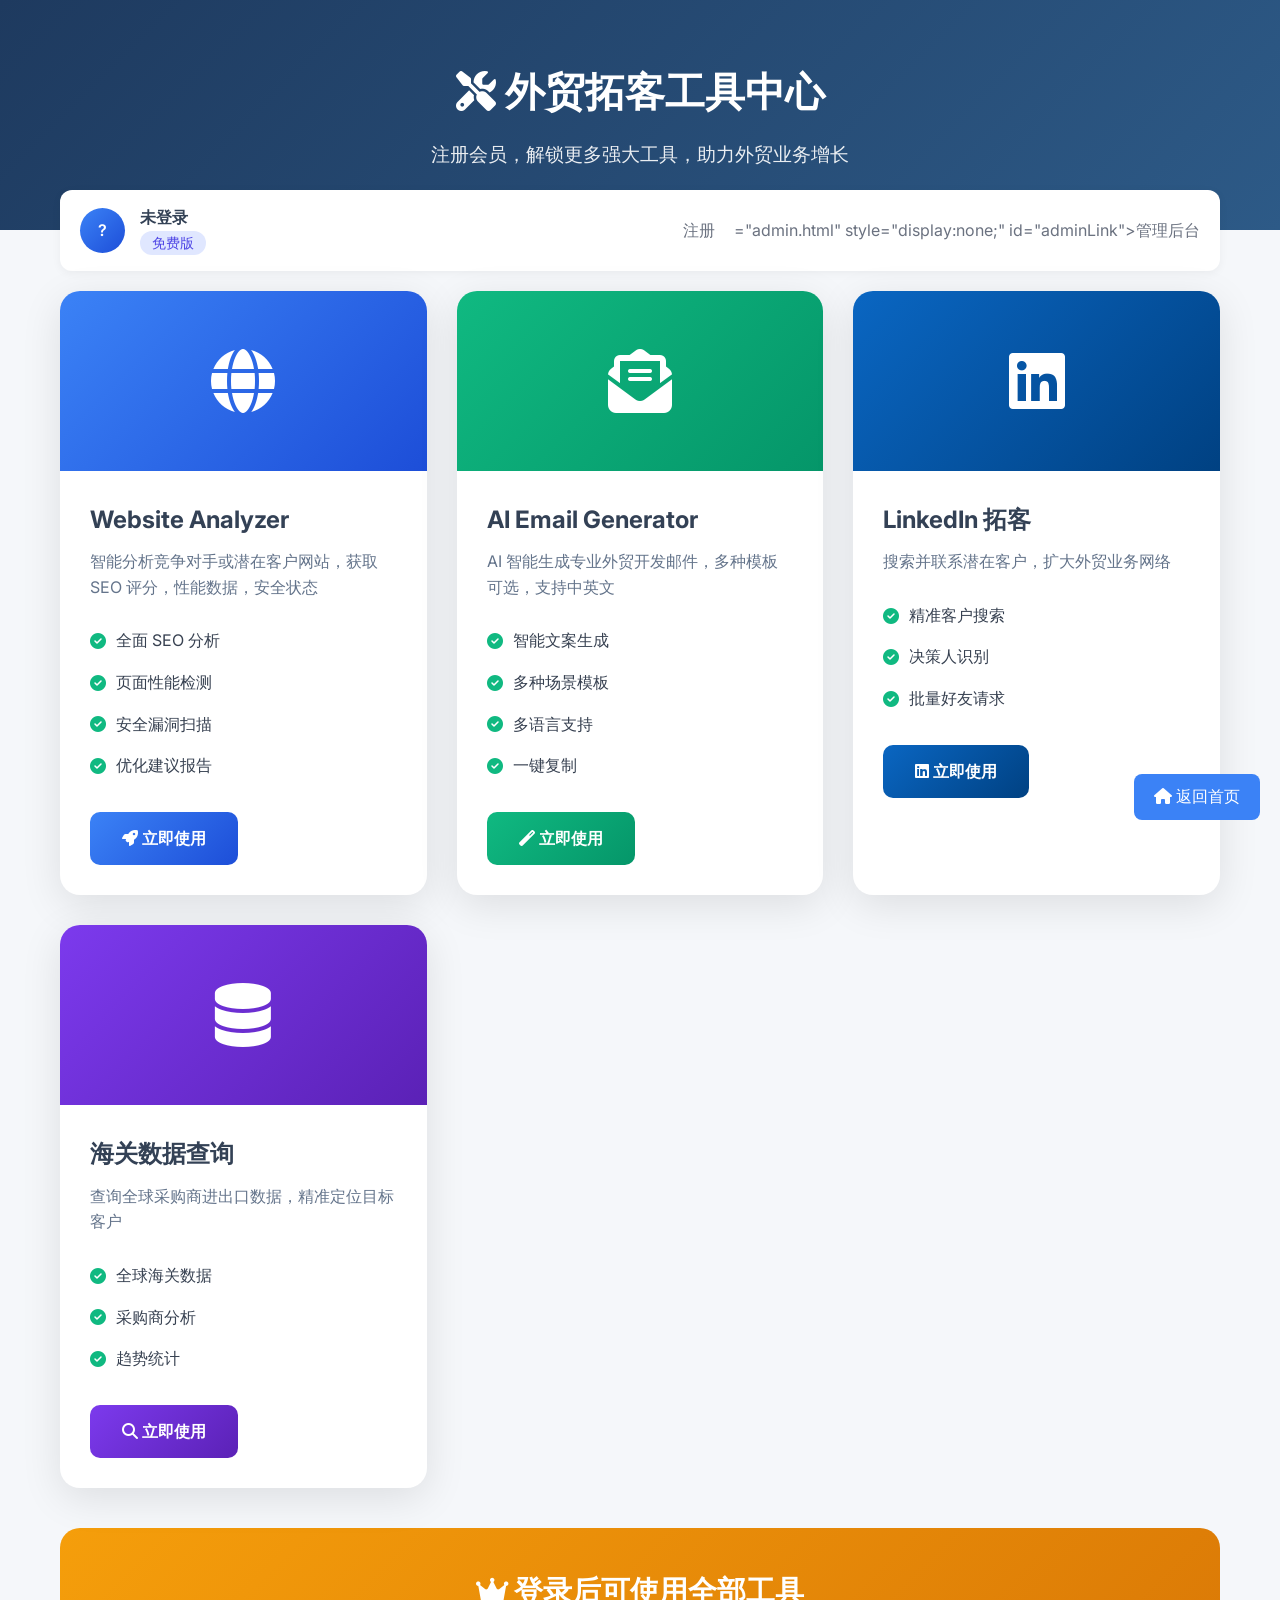
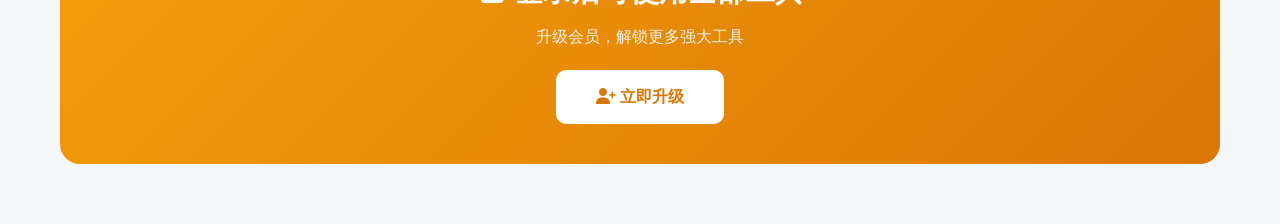
<file: tools.html>
<!DOCTYPE html>
<html lang="zh-CN">
<head>
    <meta charset="UTF-8">
    <meta name="viewport" content="width=device-width, initial-scale=1.0">
    <title>工具中心 - GlobalTrade Pro</title>
    <link rel="stylesheet" href="styles.css">
    <link rel="stylesheet" href="https://cdnjs.cloudflare.com/ajax/libs/font-awesome/6.4.0/css/all.min.css">
    <link href="https://fonts.googleapis.com/css2?family=Inter:wght@300;400;500;600;700;800&display=swap" rel="stylesheet">
    <style>
        body { background: #f5f7fa; }
        .tools-hero { background: linear-gradient(135deg, #1e3a5f, #2d5a87); padding: 60px 20px; text-align: center; color: white; }
        .tools-hero h1 { font-size: 2.5rem; margin-bottom: 15px; }
        .tools-hero p { font-size: 1.2rem; opacity: 0.9; }
        .tools-container { max-width: 1200px; margin: -40px auto 60px; padding: 0 20px; }
        .tools-grid { display: grid; grid-template-columns: repeat(auto-fit, minmax(350px, 1fr)); gap: 30px; }
        .tool-card { background: white; border-radius: 20px; overflow: hidden; box-shadow: 0 10px 40px rgba(0,0,0,0.1); transition: transform 0.3s, box-shadow 0.3s; }
        .tool-card:hover { transform: translateY(-8px); box-shadow: 0 20px 60px rgba(0,0,0,0.15); }
        .tool-icon { height: 180px; display: flex; align-items: center; justify-content: center; font-size: 4rem; }
        .tool-icon.analyzer { background: linear-gradient(135deg, #3b82f6, #1d4ed8); color: white; }
        .tool-icon.email { background: linear-gradient(135deg, #10b981, #059669); color: white; }
        .tool-content { padding: 30px; }
        .tool-content h3 { font-size: 1.5rem; margin-bottom: 10px; }
        .tool-content p { color: #64748b; margin-bottom: 20px; line-height: 1.6; }
        .tool-features { list-style: none; margin-bottom: 25px; }
        .tool-features li { padding: 8px 0; color: #374151; display: flex; align-items: center; gap: 10px; }
        .tool-features li i { color: #10b981; }
        .tool-btn { display: inline-block; padding: 14px 32px; background: linear-gradient(135deg, #3b82f6, #1d4ed8); color: white; text-decoration: none; border-radius: 10px; font-weight: 600; transition: transform 0.2s, box-shadow 0.2s; }
        .tool-btn:hover { transform: translateY(-2px); box-shadow: 0 8px 20px rgba(59,130,246,0.3); }
        .tool-btn.email-btn { background: linear-gradient(135deg, #10b981, #059669); }
        .tool-btn.email-btn:hover { box-shadow: 0 8px 20px rgba(16,185,129,0.3); }
        
        .membership-banner { background: linear-gradient(135deg, #f59e0b, #d97706); border-radius: 20px; padding: 40px; margin-top: 40px; color: white; text-align: center; }
        .membership-banner h3 { font-size: 1.8rem; margin-bottom: 10px; }
        .membership-banner p { opacity: 0.9; margin-bottom: 20px; }
        .membership-btn { display: inline-block; padding: 14px 40px; background: white; color: #d97706; text-decoration: none; border-radius: 10px; font-weight: 600; }
        
        .user-bar { background: white; padding: 15px 20px; border-radius: 12px; margin-bottom: 20px; display: flex; justify-content: space-between; align-items: center; box-shadow: 0 2px 10px rgba(0,0,0,0.05); }
        .user-info { display: flex; align-items: center; gap: 15px; }
        .user-avatar { width: 45px; height: 45px; border-radius: 50%; background: linear-gradient(135deg, #3b82f6, #1d4ed8); color: white; display: flex; align-items: center; justify-content: center; font-weight: 600; }
        .user-name { font-weight: 600; }
        .user-plan { font-size: 0.85rem; padding: 4px 12px; border-radius: 20px; background: #e0e7ff; color: #4f46e5; }
        .user-plan.basic { background: #d1fae5; color: #059669; }
        .user-plan.pro { background: #fef3c7; color: #d97706; }
        .user-actions a { color: #6b7280; text-decoration: none; margin-left: 15px; }
    </style>
</head>
<body>
    <div class="tools-hero">
        <h1><i class="fas fa-tools"></i> 外贸拓客工具中心</h1>
        <p>注册会员，解锁更多强大工具，助力外贸业务增长</p>
    </div>
    
    <div class="tools-container">
        <!-- 用户信息栏 -->
        <div class="user-bar">
            <div class="user-info">
                <div class="user-avatar" id="userAvatar">?</div>
                <div>
                    <div class="user-name" id="userName">未登录</div>
                    <span class="user-plan" id="userPlan">免费版</span>
                </div>
            </div>
            <div class="user-actions">
                <a href="login.html">                <a href="register.html">注册</a>
                <a href登录</a>
="admin.html" style="display:none;" id="adminLink">管理后台</a>
            </div>
        </div>
        
        <div class="tools-grid">
            <div class="tool-card" id="card-analyzer">
                <div class="tool-icon analyzer">
                    <i class="fas fa-globe"></i>
                </div>
                <div class="tool-content">
                    <h3>Website Analyzer</h3>
                    <p>智能分析竞争对手或潜在客户网站，获取 SEO 评分，性能数据，安全状态</p>
                    <ul class="tool-features">
                        <li><i class="fas fa-check-circle"></i> 全面 SEO 分析</li>
                        <li><i class="fas fa-check-circle"></i> 页面性能检测</li>
                        <li><i class="fas fa-check-circle"></i> 安全漏洞扫描</li>
                        <li><i class="fas fa-check-circle"></i> 优化建议报告</li>
                    </ul>
                    <a href="tools/analyzer.html" class="tool-btn"><i class="fas fa-rocket"></i> 立即使用</a>
                </div>
            </div>
            
            <div class="tool-card" id="card-email">
                <div class="tool-icon email">
                    <i class="fas fa-envelope-open-text"></i>
                </div>
                <div class="tool-content">
                    <h3>AI Email Generator</h3>
                    <p>AI 智能生成专业外贸开发邮件，多种模板可选，支持中英文</p>
                    <ul class="tool-features">
                        <li><i class="fas fa-check-circle"></i> 智能文案生成</li>
                        <li><i class="fas fa-check-circle"></i> 多种场景模板</li>
                        <li><i class="fas fa-check-circle"></i> 多语言支持</li>
                        <li><i class="fas fa-check-circle"></i> 一键复制</li>
                    </ul>
                    <a href="tools/email-generator.html" class="tool-btn email-btn"><i class="fas fa-magic"></i> 立即使用</a>
                </div>
            </div>
            
            <div class="tool-card" id="card-linkedin">
                <div class="tool-icon" style="background: linear-gradient(135deg, #0a66c2, #004182); color: white;">
                    <i class="fab fa-linkedin"></i>
                </div>
                <div class="tool-content">
                    <h3>LinkedIn 拓客</h3>
                    <p>搜索并联系潜在客户，扩大外贸业务网络</p>
                    <ul class="tool-features">
                        <li><i class="fas fa-check-circle"></i> 精准客户搜索</li>
                        <li><i class="fas fa-check-circle"></i> 决策人识别</li>
                        <li><i class="fas fa-check-circle"></i> 批量好友请求</li>
                    </ul>
                    <a href="tools/linkedin.html" class="tool-btn" style="background: linear-gradient(135deg, #0a66c2, #004182);"><i class="fab fa-linkedin"></i> 立即使用</a>
                </div>
            </div>
            
            <div class="tool-card" id="card-customs">
                <div class="tool-icon" style="background: linear-gradient(135deg, #7c3aed, #5b21b6); color: white;">
                    <i class="fas fa-database"></i>
                </div>
                <div class="tool-content">
                    <h3>海关数据查询</h3>
                    <p>查询全球采购商进出口数据，精准定位目标客户</p>
                    <ul class="tool-features">
                        <li><i class="fas fa-check-circle"></i> 全球海关数据</li>
                        <li><i class="fas fa-check-circle"></i> 采购商分析</li>
                        <li><i class="fas fa-check-circle"></i> 趋势统计</li>
                    </ul>
                    <a href="tools/customs.html" class="tool-btn" style="background: linear-gradient(135deg, #7c3aed, #5b21b6);"><i class="fas fa-search"></i> 立即使用</a>
                </div>
            </div>
        </div>
        
        <div class="membership-banner" id="upgradeBanner">
            <h3><i class="fas fa-crown"></i> 升级会员，畅享全部工具</h3>
            <p>高级会员可解锁更多拓客工具：LinkedIn 自动拓客、海关数据查询、邮件群发系统...</p>
            <a href="payment.html" class="membership-btn"><i class="fas fa-user-plus"></i> 立即注册</a>
        </div>
    </div>
    
    <a href="index.html" style="position:fixed;bottom:80px;right:20px;z-index:9999;background:#3b82f6;color:white;padding:10px 20px;border-radius:8px;text-decoration:none;"><i class="fas fa-home"></i> 返回首页</a>

    <script>
        // 检查登录状态并更新用户信息
        function updateUserBar() {
            const user = JSON.parse(localStorage.getItem('tradeweb_current_user') || '{}');
            const isLoggedIn = localStorage.getItem('tradeweb_logged_in');
            const userRole = localStorage.getItem('tradeweb_user_role');
            
            if (isLoggedIn && user.name) {
                document.getElementById('userName').textContent = user.name;
                document.getElementById('userAvatar').textContent = user.name.charAt(0).toUpperCase();
                
                // 管理员显示为专业版
                let userPlan = user.plan || 'free';
                if (userRole === 'admin') {
                    userPlan = 'pro';
                }
                
                const planNames = { free: '免费版', basic: '基础版', pro: '专业版/管理员' };
                const planEl = document.getElementById('userPlan');
                planEl.textContent = planNames[userPlan];
                planEl.className = 'user-plan ' + userPlan;
                
                // 隐藏升级横幅（管理员和付费用户）
                if (userPlan !== 'free') {
                    document.getElementById('upgradeBanner').style.display = 'none';
                }
                
                // 管理员显示管理后台链接
                if (userRole === 'admin') {
                    document.getElementById('adminLink').style.display = 'inline';
                }
            } else {
                // 未登录显示提示
                showPlanTip('登录后可使用全部工具');
            }
        }
        
        function showPlanTip(msg) {
            const banner = document.getElementById('upgradeBanner');
            if (banner) {
                banner.innerHTML = '<h3><i class="fas fa-crown"></i> ' + msg + '</h3><p>升级会员，解锁更多强大工具</p><a href="payment.html" class="membership-btn"><i class="fas fa-user-plus"></i> 立即升级</a>';
            }
        }
        
        // 根据后台配置显示/隐藏工具
        function loadToolSettings() {
            const settings = JSON.parse(localStorage.getItem('tool_settings') || '{}');
            
            // 如果没有配置，默认显示所有工具
            if (Object.keys(settings).length === 0) {
                return;
            }
            
            // Website Analyzer
            if (settings.analyzer && settings.analyzer.enabled === false) {
                document.getElementById('card-analyzer').style.display = 'none';
            }
            
            // AI Email Generator
            if (settings.email && settings.email.enabled === false) {
                document.getElementById('card-email').style.display = 'none';
            }
            
            // LinkedIn
            if (settings.linkedin && settings.linkedin.enabled === false) {
                document.getElementById('card-linkedin').style.display = 'none';
            }
            
            // 海关数据
            if (settings.customs && settings.customs.enabled === false) {
                document.getElementById('card-customs').style.display = 'none';
            }
        }
        
        // 获取工具的AI配置（优先使用工具单独配置，否则使用全局配置）
        function getToolAIConfig(toolName) {
            const settings = JSON.parse(localStorage.getItem('tool_settings') || '{}');
            
            // 优先使用工具单独配置
            if (settings[toolName] && settings[toolName].ai) {
                return settings[toolName].ai;
            }
            
            // 其次使用全局配置
            if (settings.ai) {
                return settings.ai;
            }
            
            // 默认配置
            return {
                model: 'minimax',
                apiKey: 'sk-cp-7du8bkaoLHZ75Y20ylPEE3SdM1r9bSdCzLkQuvYXj3cB7P2HW-JgWUSQ9K9x93-5dzkdi0Sm_kYLarWesVvc2kToXWCGOjjB6aawB5oz08gLta2eUUvG1Hc',
                endpoint: ''
            };
        }
        
        updateUserBar();
        loadToolSettings();
    </script>
</body>
</html>
</file>
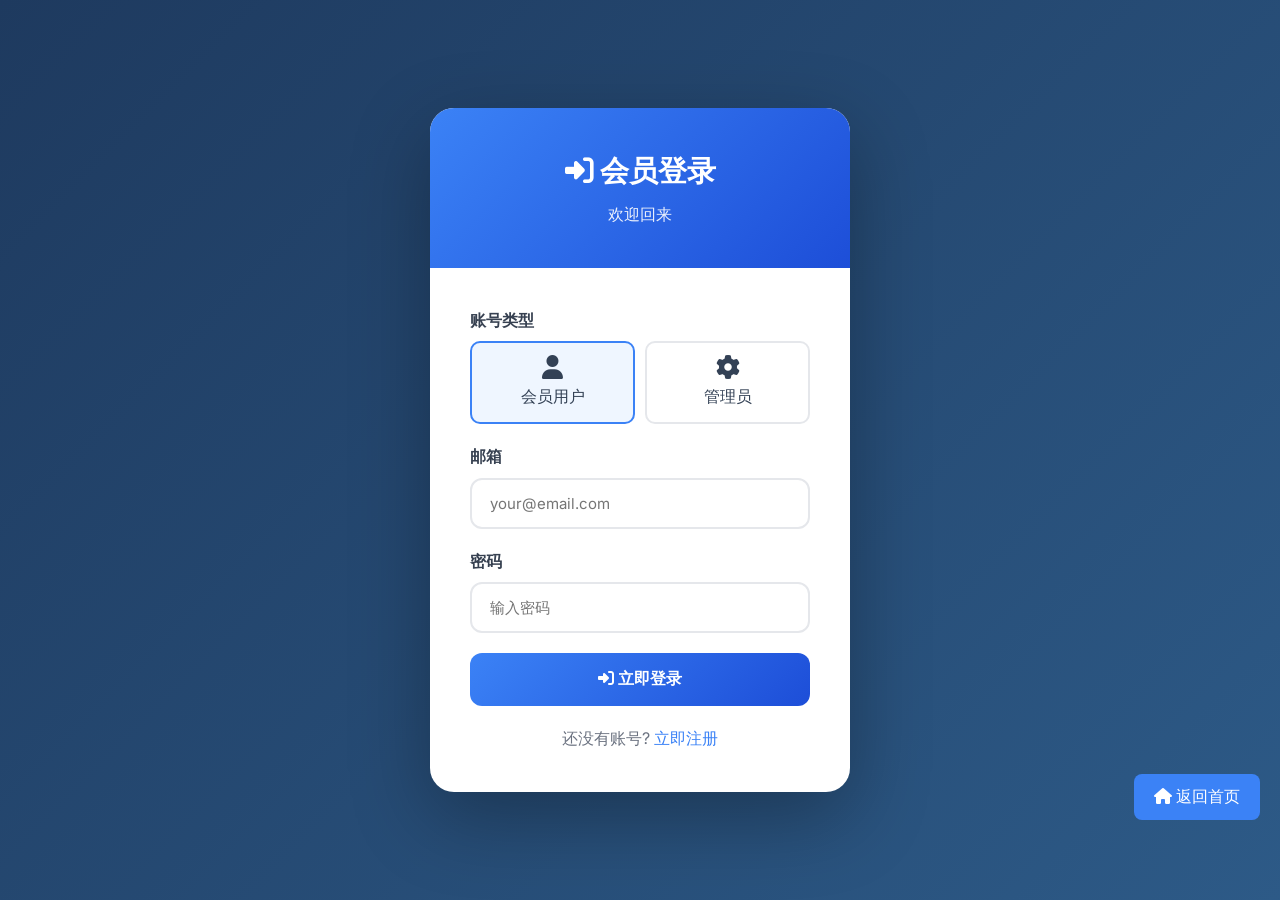
<file: tools/analyzer.html>
<!DOCTYPE html>
<html lang="zh-CN">
<head>
    <meta charset="UTF-8">
    <meta name="viewport" content="width=device-width, initial-scale=1.0">
    <title>Website Analyzer - GlobalTrade Pro</title>
    <link rel="stylesheet" href="../styles.css">
    <link rel="stylesheet" href="https://cdnjs.cloudflare.com/ajax/libs/font-awesome/6.4.0/css/all.min.css">
    <link href="https://fonts.googleapis.com/css2?family=Inter:wght@300;400;500;600;700;800&display=swap" rel="stylesheet">
    <style>
        .tool-container { max-width: 1000px; margin: 40px auto; padding: 20px; }
        .tool-header { text-align: center; margin-bottom: 40px; }
        .tool-header h1 { font-size: 2.5rem; margin-bottom: 10px; }
        .tool-header p { color: #666; font-size: 1.1rem; }
        .pro-badge { display: inline-block; background: linear-gradient(135deg, #f59e0b, #d97706); color: white; padding: 4px 12px; border-radius: 20px; font-size: 0.75rem; margin-left: 10px; }
        .tool-card { background: white; border-radius: 16px; padding: 30px; box-shadow: 0 4px 20px rgba(0,0,0,0.08); margin-bottom: 20px; }
        
        .form-group { margin-bottom: 20px; }
        .form-group label { display: block; margin-bottom: 8px; font-weight: 600; color: #374151; }
        .form-group input { width: 100%; padding: 16px 20px; border: 2px solid #e5e7eb; border-radius: 12px; font-size: 16px; box-sizing: border-box; }
        .form-group input:focus { outline: none; border-color: #3b82f6; }
        
        .search-btn { width: 100%; padding: 18px; background: linear-gradient(135deg, #3b82f6, #1d4ed8); color: white; border: none; border-radius: 12px; font-size: 16px; font-weight: 600; cursor: pointer; }
        
        .results-section { display: none; margin-top: 30px; }
        .results-section.active { display: block; }
        
        .score-card { display: grid; grid-template-columns: repeat(4, 1fr); gap: 20px; margin-bottom: 30px; }
        .score-item { text-align: center; padding: 20px; background: #f8fafc; border-radius: 12px; }
        .score-item .score { font-size: 2.5rem; font-weight: 700; }
        .score-item .score.good { color: #10b981; }
        .score-item .score.middle { color: #f59e0b; }
        .score-item .score.bad { color: #ef4444; }
        .score-item .label { color: #64748b; font-size: 0.9rem; }
        
        .issue-list { list-style: none; }
        .issue-list li { padding: 12px 16px; border-left: 3px solid #e5e7eb; margin-bottom: 10px; background: #fafafa; border-radius: 0 8px 8px 0; }
        .issue-list li.warning { border-color: #f59e0b; }
        .issue-list li.error { border-color: #ef4444; }
        .issue-list li.success { border-color: #10b981; }
        
        .ai-section { margin-top: 30px; padding-top: 30px; border-top: 2px dashed #e5e7eb; }
        .ai-btn { background: linear-gradient(135deg, #7c3aed, #5b21b6); }
        
        .locked-tip { background: #fef3c7; border: 1px solid #fcd34d; padding: 20px; border-radius: 12px; margin-top: 20px; text-align: center; }
        
        .loading { text-align: center; padding: 40px; display: none; }
        .loading.active { display: block; }
        .spinner { width: 50px; height: 50px; border: 4px solid #e5e7eb; border-top-color: #3b82f6; border-radius: 50%; animation: spin 1s linear infinite; margin: 0 auto 20px; }
        @keyframes spin { to { transform: rotate(360deg); } }
        
        .report-card { background: linear-gradient(135deg, #1e3a5f, #2d5a87); color: white; padding: 25px; border-radius: 12px; }
        .report-grid { display: grid; grid-template-columns: repeat(3, 1fr); gap: 15px; margin-bottom: 20px; }
        .report-stat { background: rgba(255,255,255,0.1); padding: 15px; border-radius: 8px; text-align: center; }
        .report-stat .value { font-size: 1.8rem; font-weight: bold; }
        .report-stat .label { font-size: 0.75rem; opacity: 0.8; }
        .report-section { background: rgba(255,255,255,0.1); padding: 15px; border-radius: 8px; margin-bottom: 15px; }
        .report-section .title { font-size: 0.85rem; opacity: 0.8; margin-bottom: 8px; }
        .report-revenue { background: #10b981; padding: 15px; border-radius: 8px; margin-bottom: 15px; text-align: center; }
        .report-revenue .label { font-size: 0.85rem; opacity: 0.9; }
        .report-revenue .value { font-size: 1.8rem; font-weight: bold; }
        
        .copy-btn { background: #10b981; color: white; border: none; padding: 12px 24px; border-radius: 8px; cursor: pointer; font-weight: 600; margin-top: 15px; }
    </style>
</head>
<body style="background: #f5f7fa;">
    <a href="../tools.html" class="back-btn" style="position:fixed;bottom:80px;right:20px;z-index:9999;background:#3b82f6;color:white;padding:10px 20px;border-radius:8px;text-decoration:none;"><i class="fas fa-home"></i> 返回首页</a>
    
    <div class="tool-container">
        <div class="tool-header">
            <h1><i class="fas fa-globe" style="color: #3b82f6;"></i> Website Analyzer</h1>
            <p>输入任意网站 URL，获取完整的 SEO、性能和安全性分析报告</p>
        </div>
        
        <div class="tool-card">
            <div class="form-group">
                <label>网站 URL</label>
                <input type="url" id="websiteUrl" placeholder="输入网站 URL (例如: example.com)">
            </div>
            
            <button class="search-btn" onclick="analyzeWebsite()">
                <i class="fas fa-search"></i> 开始分析
            </button>
            
            <div class="loading" id="loading">
                <div class="spinner"></div>
                <p>正在分析网站...</p>
            </div>
            
            <div class="results-section" id="results">
                <div class="score-card">
                    <div class="score-item">
                        <div class="score" id="totalScore">-</div>
                        <div class="label">综合评分</div>
                    </div>
                    <div class="score-item">
                        <div class="score" id="seoScore">-</div>
                        <div class="label">SEO 评分</div>
                    </div>
                    <div class="score-item">
                        <div class="score" id="perfScore">-</div>
                        <div class="label">性能评分</div>
                    </div>
                    <div class="score-item">
                        <div class="score" id="securityScore">-</div>
                        <div class="label">安全评分</div>
                    </div>
                </div>
                
                <div style="margin-bottom: 20px;">
                    <h3><i class="fas fa-lightbulb" style="color: #f59e0b;"></i> 优化建议</h3>
                    <ul class="issue-list" id="issues"></ul>
                </div>
                
                <!-- 专业版 AI 分析 -->
                <div class="ai-section">
                    <h3 style="color: #7c3aed; margin-bottom: 15px;"><i class="fas fa-robot"></i> AI 深度分析 <span class="pro-badge">专业版</span></h3>
                    
                    <div id="aiContent">
                        <button class="search-btn ai-btn" id="aiAnalysisBtn" onclick="runAIAnalysis()">
                            <i class="fas fa-magic-sparkles"></i> 生成 WEBSITE INTELLIGENCE REPORT
                        </button>
                    </div>
                    <div class="locked-tip" id="aiLockedTip" style="display:none;margin-top:15px;">
                        🔒 此功能仅对专业版会员开放<br>
                        <a href="../payment.html?plan=pro" style="color:#d97706;font-weight:600;">立即升级</a>
                    </div>
                    
                    <div class="loading" id="aiLoading" style="display:none;">
                        <div class="spinner" style="border-top-color: #7c3aed;"></div>
                        <p>🤖 AI 深度分析中...</p>
                    </div>
                    
                    <div id="aiResult" style="display:none;margin-top:20px;"></div>
                </div>
            </div>
        </div>
    </div>

    <script src="../js/api.js"></script>
    <script>
        const loggedIn = localStorage.getItem('tradeweb_logged_in');
        if (!loggedIn) { alert('请先登录'); window.location.href='../login.html'; }
        
        const currentUser = JSON.parse(localStorage.getItem('tradeweb_current_user') || '{}');
        const userRole = localStorage.getItem('tradeweb_user_role');
        let userPlan = currentUser.plan || 'free';
        if (userRole === 'admin') userPlan = 'pro';
        
        if (userPlan !== 'pro' && userRole !== 'admin') {
            document.getElementById('aiContent').style.display = 'none';
            document.getElementById('aiLockedTip').style.display = 'block';
        }
        
        function getScoreClass(score) {
            if (score >= 80) return 'good';
            if (score >= 50) return 'middle';
            return 'bad';
        }

        function analyzeWebsite() {
            const url = document.getElementById('websiteUrl').value.trim();
            if (!url) { alert('请输入网站 URL'); return; }
            
            let finalUrl = url;
            if (!url.startsWith('http://') && !url.startsWith('https://')) {
                finalUrl = 'https://' + url;
            }
            
            document.getElementById('loading').classList.add('active');
            document.getElementById('results').classList.remove('active');
            
            setTimeout(() => {
                const totalScore = Math.floor(Math.random() * 30) + 65;
                const seoScore = Math.floor(Math.random() * 40) + 55;
                const perfScore = Math.floor(Math.random() * 35) + 60;
                const securityScore = Math.floor(Math.random() * 25) + 70;
                
                document.getElementById('totalScore').textContent = totalScore;
                document.getElementById('totalScore').className = 'score ' + getScoreClass(totalScore);
                document.getElementById('seoScore').textContent = seoScore;
                document.getElementById('seoScore').className = 'score ' + getScoreClass(seoScore);
                document.getElementById('perfScore').textContent = perfScore;
                document.getElementById('perfScore').className = 'score ' + getScoreClass(perfScore);
                document.getElementById('securityScore').textContent = securityScore;
                document.getElementById('securityScore').className = 'score ' + getScoreClass(securityScore);
                
                const issues = [
                    { type: 'success', text: '网站可访问，服务器响应正常' },
                    { type: 'success', text: 'HTTPS 证书有效，连接安全' },
                    { type: 'warning', text: '建议添加 Meta Description 描述标签' },
                    { type: 'warning', text: '图片建议添加 Alt 属性以提升 SEO' },
                    { type: 'warning', text: '页面加载时间可进一步优化' },
                    { type: 'error', text: '建议启用浏览器缓存' },
                    { type: 'error', text: '建议压缩 CSS 和 JavaScript 文件' }
                ];
                
                document.getElementById('issues').innerHTML = issues.map(issue => 
                    `<li class="${issue.type}">${issue.text}</li>`
                ).join('');
                
                document.getElementById('loading').classList.remove('active');
                document.getElementById('results').classList.add('active');
            }, 2000);
        }
        
        function runAIAnalysis() {
            if (userPlan !== 'pro' && userRole !== 'admin') {
                alert('此功能仅对专业版会员开放');
                return;
            }
            
            const url = document.getElementById('websiteUrl').value.trim();
            if (!url) { alert('请先输入网站 URL'); return; }
            
            let finalUrl = url;
            if (!url.startsWith('http://') && !url.startsWith('https://')) {
                finalUrl = 'https://' + url;
            }
            
            document.getElementById('aiLoading').style.display = 'block';
            document.getElementById('aiResult').style.display = 'none';
            
            setTimeout(() => {
                const result = {
                    structure_score: 82,
                    content_score: 78,
                    branding_score: 90,
                    performance_score: 74,
                    mobile_score: 81,
                    conversion_score: 69
                };
                
                const displayHtml = `
                    <div class="report-card">
                        <h4 style="color: white; margin-bottom: 20px; font-size: 1.3rem;">
                            <i class="fas fa-chart-bar"></i> WEBSITE INTELLIGENCE REPORT
                        </h4>
                        
                        <div style="background: rgba(255,255,255,0.1); padding: 15px; border-radius: 8px; margin-bottom: 20px; text-align: center; font-weight: 600;">
                            🌐 ${finalUrl}
                        </div>
                        
                        <div class="report-grid">
                            <div class="report-stat">
                                <div class="value" style="color: ${result.structure_score >= 80 ? '#10b981' : '#f59e0b'};">${result.structure_score}</div>
                                <div class="label">Structure</div>
                            </div>
                            <div class="report-stat">
                                <div class="value" style="color: ${result.content_score >= 80 ? '#10b981' : '#f59e0b'};">${result.content_score}</div>
                                <div class="label">Content</div>
                            </div>
                            <div class="report-stat">
                                <div class="value" style="color: ${result.branding_score >= 80 ? '#10b981' : '#f59e0b'};">${result.branding_score}</div>
                                <div class="label">Branding</div>
                            </div>
                            <div class="report-stat">
                                <div class="value" style="color: ${result.performance_score >= 80 ? '#10b981' : '#f59e0b'};">${result.performance_score}</div>
                                <div class="label">Performance</div>
                            </div>
                            <div class="report-stat">
                                <div class="value" style="color: ${result.mobile_score >= 80 ? '#10b981' : '#f59e0b'};">${result.mobile_score}</div>
                                <div class="label">Mobile UX</div>
                            </div>
                            <div class="report-stat">
                                <div class="value" style="color: ${result.conversion_score >= 80 ? '#10b981' : '#f59e0b'};">${result.conversion_score}</div>
                                <div class="label">Conversion</div>
                            </div>
                        </div>
                        
                        <div class="report-section">
                            <div class="title">Key Issues:</div>
                            <ol style="margin: 0; padding-left: 20px; font-size: 0.9rem;">
                                <li>Homepage headline unclear → Rewrite for clarity</li>
                                <li>Mobile menu hard to navigate → Simplify menu hierarchy</li>
                                <li>Contact form buried → Move to prominent position</li>
                                <li>Page speed slow → Optimize images and code</li>
                                <li>SEO missing meta descriptions → Add proper metadata</li>
                            </ol>
                        </div>
                        
                        <div class="report-section">
                            <div class="title">Priority Action Plan:</div>
                            <ol style="margin: 0; padding-left: 20px; font-size: 0.9rem;">
                                <li>Improve mobile UX (high impact)</li>
                                <li>Fix page speed & Core Web Vitals</li>
                                <li>Enhance lead capture points</li>
                                <li>Update content and messaging</li>
                                <li>Optimize SEO</li>
                            </ol>
                        </div>
                        
                        <div class="report-revenue">
                            <div class="label">Estimated Revenue Lift</div>
                            <div class="value">$1,200/month</div>
                        </div>
                        
                        <div class="report-section">
                            <div class="title">Suggested Next Steps:</div>
                            <ul style="margin: 0; padding-left: 20px; font-size: 0.9rem;">
                                <li>Contact your CRO expert</li>
                                <li>Implement high-impact changes first</li>
                                <li>Monitor analytics weekly</li>
                            </ul>
                        </div>
                    </div>
                    
                    <div style="text-align: center;">
                        <button class="copy-btn" onclick="copyReport()">
                            <i class="fas fa-copy"></i> 复制报告
                        </button>
                    </div>
                `;
                
                document.getElementById('aiResult').innerHTML = displayHtml;
                document.getElementById('aiLoading').style.display = 'none';
                document.getElementById('aiResult').style.display = 'block';
            }, 2500);
        }
        
        function copyReport() {
            const url = document.getElementById('websiteUrl').value;
            const report = `WEBSITE INTELLIGENCE REPORT
─────────────────────────

Website: ${url}

Scores:
- Structure: 82/100
- Content: 78/100
- Branding: 90/100
- Performance: 74/100
- Mobile UX: 81/100
- Conversion Potential: 69/100

Key Issues:
1. Homepage headline unclear → Rewrite for clarity
2. Mobile menu hard to navigate → Simplify menu hierarchy
3. Contact form buried → Move to top
4. Page speed slow → Optimize images
5. SEO missing meta descriptions → Add metadata

Priority Action Plan:
1. Improve mobile UX (high impact)
2. Fix page speed & Core Web Vitals
3. Enhance lead capture points
4. Update content and messaging
5. Optimize SEO

Estimated Revenue Lift: $1,200/month if CRO implemented

Suggested Next Steps:
- Contact your CRO expert
- Implement high-impact changes first
- Monitor analytics weekly`;
            navigator.clipboard.writeText(report).then(() => alert('报告已复制！'));
        }
        
        document.getElementById('websiteUrl').addEventListener('keypress', function(e) {
            if (e.key === 'Enter') analyzeWebsite();
        });
    </script>
</body>
</html>
</file>
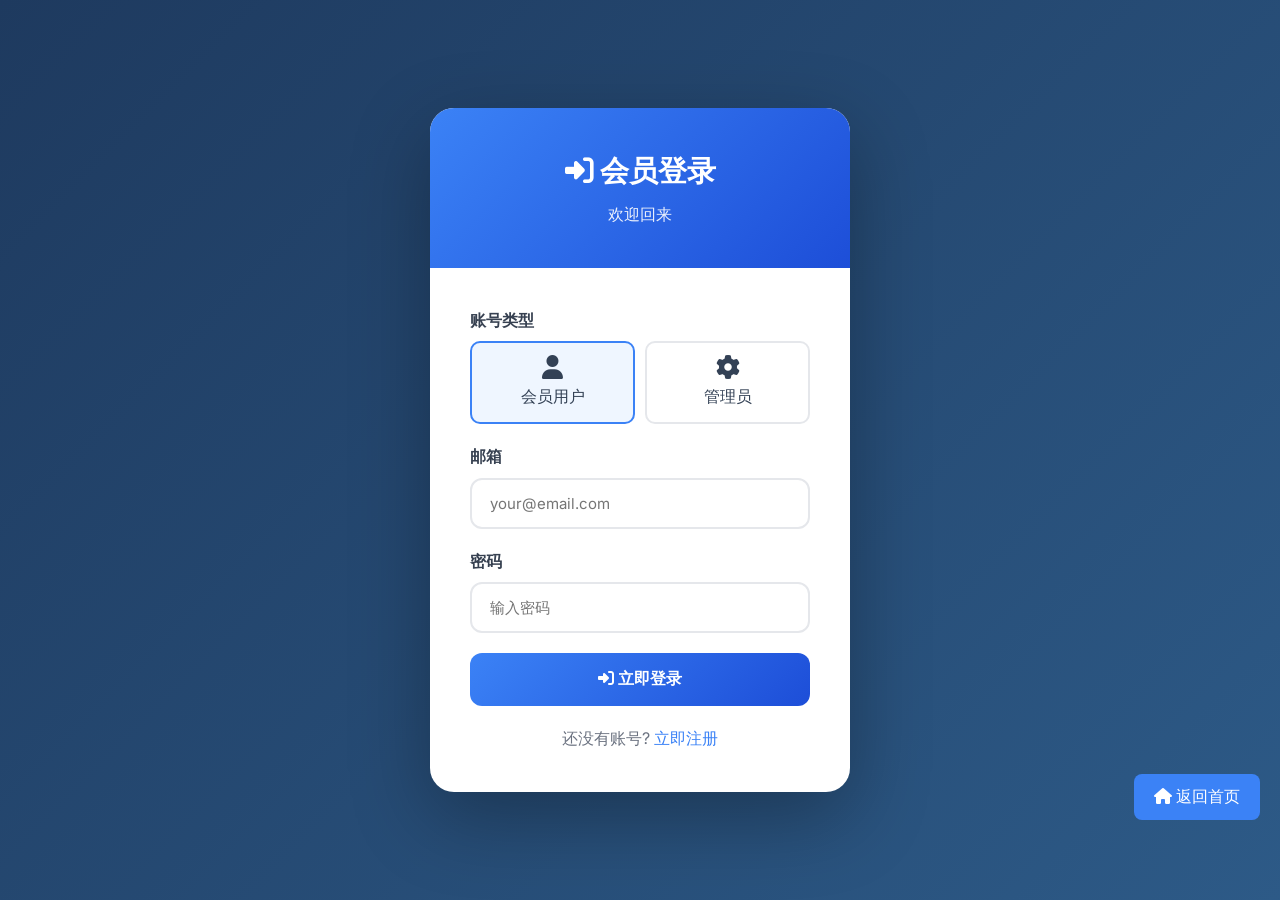
<file: tools/customs.html>
<!DOCTYPE html>
<html lang="zh-CN">
<head>
    <meta charset="UTF-8">
    <meta name="viewport" content="width=device-width, initial-scale=1.0">
    <title>海关数据查询 - GlobalTrade Pro</title>
    <link rel="stylesheet" href="../styles.css">
    <link rel="stylesheet" href="https://cdnjs.cloudflare.com/ajax/libs/font-awesome/6.4.0/css/all.min.css">
    <link href="https://fonts.googleapis.com/css2?family=Inter:wght@300;400;500;600;700;800&display=swap" rel="stylesheet">
    <style>
        .tool-container { max-width: 1000px; margin: 40px auto; padding: 20px; }
        .tool-header { text-align: center; margin-bottom: 40px; }
        .tool-header h1 { font-size: 2.5rem; margin-bottom: 10px; }
        .tool-header p { color: #666; font-size: 1.1rem; }
        .tool-card { background: white; border-radius: 16px; padding: 30px; box-shadow: 0 4px 20px rgba(0,0,0,0.08); }
        
        .pro-badge { display: inline-block; background: linear-gradient(135deg, #f59e0b, #d97706); color: white; padding: 4px 12px; border-radius: 20px; font-size: 0.75rem; margin-left: 10px; }
        
        .search-box { display: grid; grid-template-columns: 1fr 1fr 1fr; gap: 15px; margin-bottom: 20px; }
        .form-group { margin-bottom: 15px; }
        .form-group label { display: block; margin-bottom: 8px; font-weight: 600; color: #374151; }
        .form-group input, .form-group select { width: 100%; padding: 12px 16px; border: 2px solid #e5e7eb; border-radius: 10px; font-size: 15px; box-sizing: border-box; }
        .form-group input:focus, .form-group select:focus { outline: none; border-color: #7c3aed; }
        
        .search-btn { width: 100%; padding: 18px; background: linear-gradient(135deg, #7c3aed, #5b21b6); color: white; border: none; border-radius: 12px; font-size: 16px; font-weight: 600; cursor: pointer; }
        
        .results-section { display: none; margin-top: 30px; }
        .results-section.active { display: block; }
        
        .stats-grid { display: grid; grid-template-columns: repeat(4, 1fr); gap: 15px; margin-bottom: 25px; }
        .stat-card { background: #f8fafc; padding: 20px; border-radius: 10px; text-align: center; }
        .stat-card .value { font-size: 1.8rem; font-weight: 700; color: #7c3aed; }
        .stat-card .label { font-size: 0.85rem; color: #666; }
        
        .data-table { width: 100%; border-collapse: collapse; margin-top: 20px; }
        .data-table th, .data-table td { padding: 12px; text-align: left; border-bottom: 1px solid #e5e7eb; }
        .data-table th { background: #f8fafc; font-weight: 600; color: #374151; }
        .data-table tr:hover { background: #f8fafc; }
        
        .badge { padding: 4px 10px; border-radius: 20px; font-size: 0.75rem; font-weight: 500; }
        .badge.high { background: #d1fae5; color: #059669; }
        .badge.medium { background: #fef3c7; color: #d97706; }
        .badge.low { background: #f3f4f6; color: #6b7280; }
        
        .locked-tip { background: #fef3c7; border: 1px solid #fcd34d; padding: 20px; border-radius: 12px; margin-top: 20px; text-align: center; }
        
        .loading { text-align: center; padding: 40px; display: none; }
        .loading.active { display: block; }
        .spinner { width: 50px; height: 50px; border: 4px solid #e5e7eb; border-top-color: #7c3aed; border-radius: 50%; animation: spin 1s linear infinite; margin: 0 auto 20px; }
        @keyframes spin { to { transform: rotate(360deg); } }
        
        .tab-buttons { display: flex; gap: 10px; margin-bottom: 20px; }
        .tab-btn { padding: 10px 20px; border: none; background: #f3f4f6; border-radius: 8px; cursor: pointer; font-weight: 500; }
        .tab-btn.active { background: #7c3aed; color: white; }
        
        .chart-area { display: flex; align-items: flex-end; gap: 10px; height: 150px; padding: 20px 0; }
        .chart-bar { flex: 1; background: linear-gradient(to top, #7c3aed, #a78bfa); border-radius: 6px 6px 0 0; position: relative; }
        .chart-bar .value { position: absolute; top: -25px; left: 50%; transform: translateX(-50%); font-weight: 600; font-size: 0.8rem; }
        .chart-bar .month { position: absolute; bottom: -25px; left: 50%; transform: translateX(-50%); font-size: 0.7rem; color: #666; }
    </style>
</head>
<body style="background: #f5f7fa;">
    <a href="../tools.html" class="back-btn" style="position:fixed;bottom:80px;right:20px;z-index:9999;background:#3b82f6;color:white;padding:10px 20px;border-radius:8px;text-decoration:none;"><i class="fas fa-home"></i> 返回首页</a>
    
    <div class="tool-container">
        <div class="tool-header">
            <h1><i class="fas fa-database" style="color: #7c3aed;"></i> 海关数据查询 <span class="pro-badge">基础版</span></h1>
            <p>查询全球采购商/供应商进出口数据，精准定位目标客户</p>
        </div>
        
        <div class="tool-card">
            <div class="search-box">
                <div class="form-group">
                    <label>公司名称/HS编码</label>
                    <input type="text" id="searchKeyword" placeholder="输入公司名或海关编码">
                </div>
                <div class="form-group">
                    <label>国家/地区</label>
                    <select id="searchCountry">
                        <option value="">全球</option>
                        <option value="US">美国</option>
                        <option value="DE">德国</option>
                        <option value="UK">英国</option>
                        <option value="FR">法国</option>
                        <option value="CN">中国</option>
                        <option value="JP">日本</option>
                        <option value="AU">澳大利亚</option>
                    </select>
                </div>
                <div class="form-group">
                    <label>数据类型</label>
                    <select id="searchType">
                        <option value="import">进口商</option>
                        <option value="export">出口商</option>
                        <option value="both">全部</option>
                    </select>
                </div>
            </div>
            
            <button class="search-btn" onclick="searchData()">
                <i class="fas fa-search"></i> 查询海关数据
            </button>
            
            <div class="loading" id="loading">
                <div class="spinner"></div>
                <p>正在查询海关数据...</p>
            </div>
            
            <div class="results-section" id="results">
                <div class="stats-grid">
                    <div class="stat-card">
                        <div class="value" id="totalCount">0</div>
                        <div class="label">数据总量</div>
                    </div>
                    <div class="stat-card">
                        <div class="value" id="activeCount">0</div>
                        <div class="label">活跃采购商</div>
                    </div>
                    <div class="stat-card">
                        <div class="value" id="newCount">0</div>
                        <div class="label">新增客户</div>
                    </div>
                    <div class="stat-card">
                        <div class="value" id="matchCount">0</div>
                        <div class="label">匹配推荐</div>
                    </div>
                </div>
                
                <div class="tab-buttons">
                    <button class="tab-btn active" onclick="switchTab('list')">数据列表</button>
                    <button class="tab-btn" onclick="switchTab('trend')">趋势分析</button>
                </div>
                
                <div id="tabList">
                    <table class="data-table">
                        <thead>
                            <tr>
                                <th>公司名称</th>
                                <th>国家</th>
                                <th>进出口额</th>
                                <th>产品类别</th>
                                <th>活跃度</th>
                            </tr>
                        </thead>
                        <tbody id="dataTable"></tbody>
                    </table>
                </div>
                
                <div id="tabTrend" style="display:none;">
                    <div class="chart-area">
                        <div class="chart-bar" style="height:60%"><span class="value">$2.1M</span><span class="month">1月</span></div>
                        <div class="chart-bar" style="height:75%"><span class="value">$2.8M</span><span class="month">2月</span></div>
                        <div class="chart-bar" style="height:55%"><span class="value">$1.9M</span><span class="month">3月</span></div>
                        <div class="chart-bar" style="height:85%"><span class="value">$3.2M</span><span class="month">4月</span></div>
                        <div class="chart-bar" style="height:70%"><span class="value">$2.5M</span><span class="month">5月</span></div>
                        <div class="chart-bar" style="height:90%"><span class="value">$3.5M</span><span class="month">6月</span></div>
                    </div>
                </div>
            </div>
            
            <div class="locked-tip" id="lockedTip" style="display:none;">
                🔒 此功能仅对基础版及以上会员开放<br>
                <a href="../payment.html?plan=basic" style="color:#d97706;font-weight:600;">立即升级</a>
            </div>
            
            <div class="ai-section" style="margin-top:30px;padding-top:30px;border-top:2px dashed #e5e7eb;">
                <h3 style="color:#7c3aed;margin-bottom:20px;"><i class="fas fa-robot"></i> AI 深度分析 <span class="pro-badge">专业版</span></h3>
                <button class="search-btn" id="aiAnalysisBtn" onclick="runAIAnalysis()" style="background:linear-gradient(135deg,#7c3aed,#5b21b6);">
                    <i class="fas fa-magic-sparkles"></i> 生成 IMPORTER INTELLIGENCE REPORT
                </button>
                <div class="locked-tip" id="aiLockedTip" style="display:none;margin-top:15px;">
                    🔒 此功能仅对专业版会员开放<br>
                    <a href="../payment.html?plan=pro" style="color:#d97706;font-weight:600;">立即升级</a>
                </div>
                <div id="aiResult" style="display:none;margin-top:20px;"></div>
                <div class="loading" id="aiLoading" style="display:none;">
                    <div class="spinner" style="border-top-color:#7c3aed;"></div>
                    <p>🤖 AI 分析中...</p>
                </div>
            </div>
        </div>
    </div>

    <script>
        const loggedIn = localStorage.getItem('tradeweb_logged_in');
        if (!loggedIn) { alert('请先登录'); window.location.href='../login.html'; }
        
        const currentUser = JSON.parse(localStorage.getItem('tradeweb_current_user') || '{}');
        const userRole = localStorage.getItem('tradeweb_user_role');
        let userPlan = currentUser.plan || 'free';
        if (userRole === 'admin') userPlan = 'pro';
        
        if (userPlan === 'free') {
            document.getElementById('lockedTip').style.display = 'block';
            document.querySelector('.search-btn').disabled = true;
        }
        
        if (userPlan !== 'pro' && userRole !== 'admin') {
            document.getElementById('aiAnalysisBtn').style.display = 'none';
            document.getElementById('aiLockedTip').style.display = 'block';
        }
        
        let selectedData = null;
        
        function searchData() {
            if (userPlan === 'free') { alert('此功能仅对基础版及以上会员开放'); return; }
            
            const keyword = document.getElementById('searchKeyword').value.trim();
            if (!keyword) { alert('请输入搜索关键词'); return; }
            
            document.getElementById('loading').classList.add('active');
            document.getElementById('results').classList.remove('active');
            
            setTimeout(() => {
                const mockData = [
                    {name:'ABC Import Co',country:'US',amount:'$1.2M',product:'Electronics',activity:'high'},
                    {name:'Tech Solutions Ltd',country:'DE',amount:'$850K',product:'Machinery',activity:'high'},
                    {name:'Global Trading GmbH',country:'UK',amount:'$2.1M',product:'Chemicals',activity:'medium'},
                    {name:'Pacific Commerce',country:'AU',amount:'$620K',product:'Textiles',activity:'low'}
                ];
                
                selectedData = mockData[0];
                document.getElementById('aiAnalysisBtn').innerHTML = '<i class="fas fa-magic-sparkles"></i> 分析: ' + selectedData.name;
                
                document.getElementById('totalCount').textContent = mockData.length;
                document.getElementById('activeCount').textContent = mockData.filter(d=>d.activity==='high').length;
                document.getElementById('newCount').textContent = Math.floor(mockData.length * 0.3);
                document.getElementById('matchCount').textContent = Math.floor(mockData.length * 0.5);
                
                const html = mockData.map(d => `
                    <tr style="cursor:pointer;" onclick="selectData('${d.name}','${d.country}','${d.amount}','${d.product}')">
                        <td><strong>${d.name}</strong></td>
                        <td>${d.country}</td>
                        <td>${d.amount}</td>
                        <td>${d.product}</td>
                        <td><span class="badge ${d.activity}">${d.activity==='high'?'高':d.activity==='medium'?'中':'低'}</span></td>
                    </tr>
                `).join('');
                document.getElementById('dataTable').innerHTML = html;
                document.getElementById('loading').classList.remove('active');
                document.getElementById('results').classList.add('active');
            }, 2000);
        }
        
        function selectData(name, country, amount, product) {
            selectedData = {name, country, amount, product};
            document.getElementById('aiAnalysisBtn').innerHTML = '<i class="fas fa-magic-sparkles"></i> 分析: ' + name;
        }
        
        function switchTab(tab) {
            document.querySelectorAll('.tab-btn').forEach(b => b.classList.remove('active'));
            event.target.classList.add('active');
            document.getElementById('tabList').style.display = tab === 'list' ? 'block' : 'none';
            document.getElementById('tabTrend').style.display = tab === 'trend' ? 'block' : 'none';
        }
        
        function runAIAnalysis() {
            if (!selectedData) { alert('请先搜索并选择一条数据'); return; }
            if (userPlan !== 'pro' && userRole !== 'admin') { alert('此功能仅对专业版会员开放'); return; }
            
            document.getElementById('aiLoading').style.display = 'block';
            document.getElementById('aiResult').style.display = 'none';
            
            setTimeout(() => {
                const d = selectedData;
                const result = `
                    <div style="background:linear-gradient(135deg,#1e3a5f,#2d5a87);color:white;padding:25px;border-radius:12px;">
                        <h4 style="color:white;margin-bottom:20px;font-size:1.3rem;"><i class="fas fa-chart-bar"></i> IMPORTER INTELLIGENCE REPORT</h4>
                        
                        <div style="display:grid;grid-template-columns:1fr 1fr;gap:20px;margin-bottom:20px;">
                            <div style="background:rgba(255,255,255,0.1);padding:15px;border-radius:8px;text-align:center;">
                                <div style="font-size:2rem;font-weight:bold;color:#10b981;">High</div>
                                <div style="font-size:0.85rem;opacity:0.8;">Importer Stability</div>
                            </div>
                            <div style="background:rgba(255,255,255,0.1);padding:15px;border-radius:8px;text-align:center;">
                                <div style="font-size:2rem;font-weight:bold;color:#10b981;">87/100</div>
                                <div style="font-size:0.85rem;opacity:0.8;">Opportunity Score</div>
                            </div>
                        </div>
                        
                        <div style="background:rgba(255,255,255,0.1);padding:15px;border-radius:8px;margin-bottom:15px;">
                            <div style="font-size:0.85rem;opacity:0.8;margin-bottom:8px;">Purchasing Cycle</div>
                            <div style="font-weight:600;">Every 60 days</div>
                        </div>
                        
                        <div style="background:rgba(255,255,255,0.1);padding:15px;border-radius:8px;margin-bottom:15px;">
                            <div style="font-size:0.85rem;opacity:0.8;margin-bottom:8px;">Next Order Window</div>
                            <div style="font-weight:600;color:#10b981;">3–5 weeks</div>
                        </div>
                        
                        <div style="background:rgba(255,255,255,0.1);padding:15px;border-radius:8px;margin-bottom:15px;">
                            <div style="font-size:0.85rem;opacity:0.8;margin-bottom:8px;">Supplier Weakness</div>
                            <div style="font-weight:600;">Heavy reliance on single-region supplier. Limited diversification.</div>
                        </div>
                        
                        <div style="background:rgba(255,255,255,0.1);padding:15px;border-radius:8px;margin-bottom:15px;">
                            <div style="font-size:0.85rem;opacity:0.8;margin-bottom:8px;">Entry Strategy</div>
                            <div style="font-weight:600;">Position as supply risk diversification partner. Emphasize alternative sourcing advantages.</div>
                        </div>
                        
                        <div style="background:white;color:#333;padding:15px;border-radius:8px;margin-bottom:15px;">
                            <div style="font-size:0.85rem;color:#666;margin-bottom:8px;">Suggested Opening Message</div>
                            <div style="line-height:1.6;">
                                Hi ${d.name.split(' ')[0]}, noticed your ${d.product} imports from ${d.country === 'US' ? 'Asia' : 'Europe'} have been growing. Quick question - how are you managing supplier diversification risks? We've helped similar companies reduce supply chain vulnerabilities by 30%. Happy to share insights if helpful. 👋
                            </div>
                        </div>
                    </div>
                    
                    <div style="text-align:center;margin-top:15px;">
                        <button onclick="copyReport()" style="background:#10b981;color:white;border:none;padding:12px 24px;border-radius:8px;cursor:pointer;font-weight:600;">
                            <i class="fas fa-copy"></i> 复制报告
                        </button>
                    </div>
                `;
                document.getElementById('aiResult').innerHTML = result;
                document.getElementById('aiLoading').style.display = 'none';
                document.getElementById('aiResult').style.display = 'block';
            }, 2500);
        }
        
        function copyReport() {
            const d = selectedData;
            const report = `IMPORTER INTELLIGENCE REPORT
────────────────────────

Importer Stability: High
Opportunity Score: 87/100

Purchasing Cycle: Every 60 days
Next Order Window: 3–5 weeks

Supplier Weakness:
Heavy reliance on single-region supplier. Limited diversification.

Entry Strategy:
Position as supply risk diversification partner. Emphasize alternative sourcing advantages.

Suggested Opening Message:
Hi ${d.name.split(' ')[0]}, noticed your ${d.product} imports have been growing. Quick question - how are you managing supplier diversification risks? We've helped similar companies reduce supply chain vulnerabilities by 30%. Happy to share insights if helpful. 👋`;
            navigator.clipboard.writeText(report).then(() => alert('报告已复制！'));
        }
    </script>
</body>
</html>
</file>
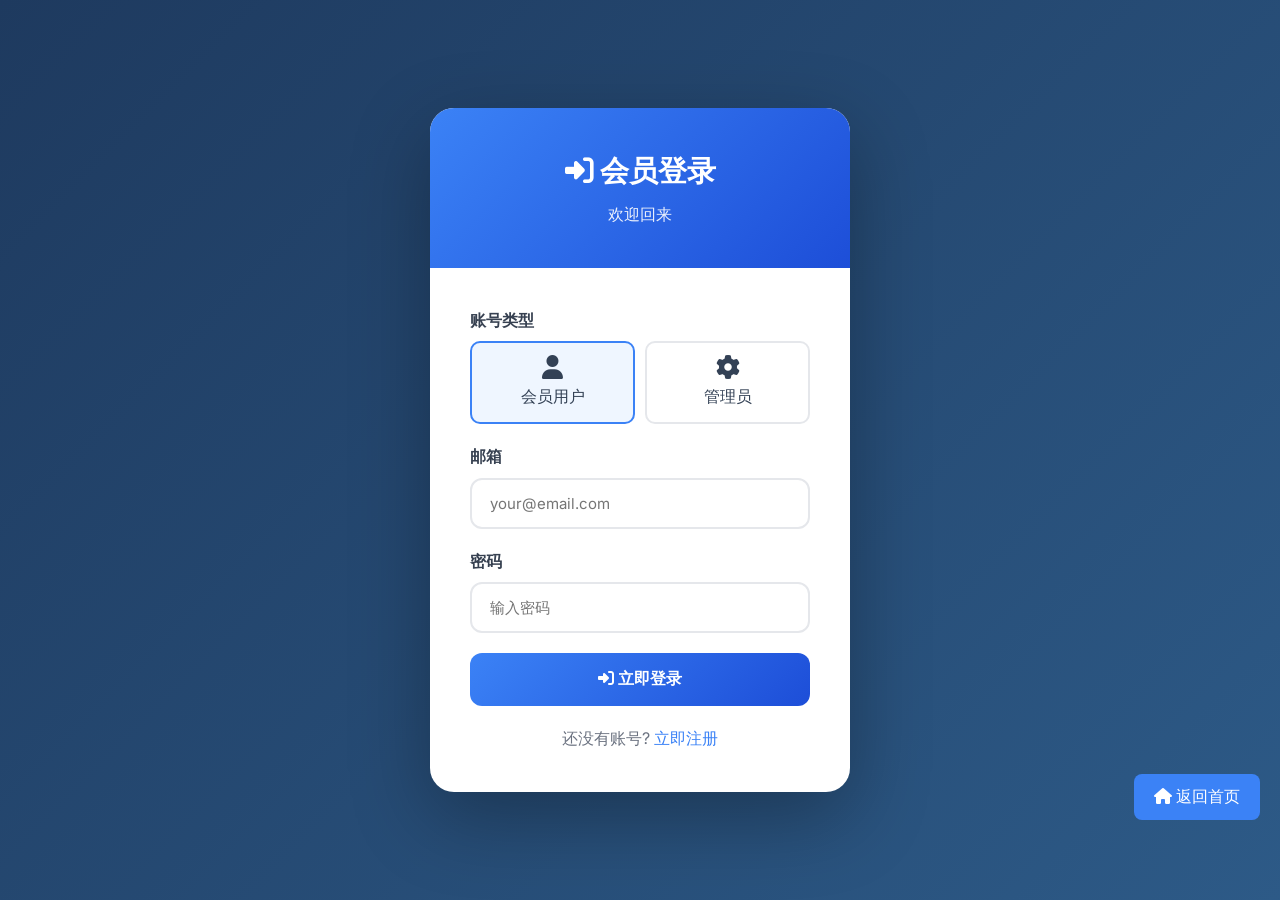
<file: tools/email-generator.html>
<!DOCTYPE html>
<html lang="zh-CN">
<head>
    <meta charset="UTF-8">
    <meta name="viewport" content="width=device-width, initial-scale=1.0">
    <title>AI Email Generator - GlobalTrade Pro</title>
    <link rel="stylesheet" href="../styles.css">
    <link rel="stylesheet" href="https://cdnjs.cloudflare.com/ajax/libs/font-awesome/6.4.0/css/all.min.css">
    <link href="https://fonts.googleapis.com/css2?family=Inter:wght@300;400;500;600;700;800&display=swap" rel="stylesheet">
    <style>
        .tool-container { max-width: 900px; margin: 40px auto; padding: 20px; }
        .tool-header { text-align: center; margin-bottom: 40px; }
        .tool-header h1 { font-size: 2.5rem; margin-bottom: 10px; }
        .tool-header p { color: #666; font-size: 1.1rem; }
        .tool-card { background: white; border-radius: 16px; padding: 30px; box-shadow: 0 4px 20px rgba(0,0,0,0.08); }
        .form-row { display: grid; grid-template-columns: 1fr 1fr; gap: 20px; margin-bottom: 20px; }
        .form-group { margin-bottom: 20px; }
        .form-group label { display: block; margin-bottom: 8px; font-weight: 600; color: #374151; }
        .form-group input, .form-group select, .form-group textarea { width: 100%; padding: 12px 16px; border: 2px solid #e5e7eb; border-radius: 10px; font-size: 15px; transition: border-color 0.3s; font-family: inherit; }
        .form-group input:focus, .form-group select:focus, .form-group textarea:focus { outline: none; border-color: #3b82f6; }
        .form-group textarea { min-height: 120px; resize: vertical; }
        .generate-btn { width: 100%; padding: 18px; background: linear-gradient(135deg, #10b981, #059669); color: white; border: none; border-radius: 12px; font-size: 16px; font-weight: 600; cursor: pointer; transition: transform 0.2s, box-shadow 0.2s; }
        .generate-btn:hover { transform: translateY(-2px); box-shadow: 0 8px 20px rgba(16,185,129,0.3); }
        .generate-btn:disabled { opacity: 0.6; cursor: not-allowed; }
        
        .result-section { display: none; margin-top: 30px; }
        .result-section.active { display: block; }
        .result-header { display: flex; justify-content: space-between; align-items: center; margin-bottom: 15px; }
        .result-header h3 { font-size: 1.2rem; }
        .copy-btn { padding: 8px 16px; background: #f3f4f6; border: none; border-radius: 8px; cursor: pointer; font-size: 14px; display: flex; align-items: center; gap: 6px; transition: background 0.2s; }
        .copy-btn:hover { background: #e5e7eb; }
        .email-content { background: #f8fafc; padding: 25px; border-radius: 12px; border: 1px solid #e5e7eb; white-space: pre-wrap; line-height: 1.7; }
        
        .loading { text-align: center; padding: 40px; display: none; }
        .loading.active { display: block; }
        .spinner { width: 50px; height: 50px; border: 4px solid #e5e7eb; border-top-color: #10b981; border-radius: 50%; animation: spin 1s linear infinite; margin: 0 auto 20px; }
        @keyframes spin { to { transform: rotate(360deg); } }
        
        .back-btn { display: inline-flex; align-items: center; gap: 8px; color: #3b82f6; text-decoration: none; margin-bottom: 20px; }
        .back-btn:hover { text-decoration: underline; }
        
        .template-tags { display: flex; flex-wrap: wrap; gap: 8px; margin-top: 10px; }
        .template-tag { padding: 6px 14px; background: #e0f2fe; color: #0284c7; border-radius: 20px; font-size: 13px; cursor: pointer; transition: background 0.2s; }
        .template-tag:hover { background: #bae6fd; }
        
        .pro-badge { display: inline-block; background: linear-gradient(135deg, #f59e0b, #d97706); color: white; padding: 4px 12px; border-radius: 20px; font-size: 0.75rem; margin-left: 10px; }
        
        .ai-btn { background: linear-gradient(135deg, #7c3aed, #5b21b6); }
        .ai-section { margin-top: 20px; padding-top: 20px; border-top: 2px dashed #e5e7eb; }
        .ai-section h4 { color: #7c3aed; margin-bottom: 15px; display: flex; align-items: center; gap: 8px; }
        
        .locked-tip { background: #fef3c7; border: 1px solid #fcd34d; padding: 15px; border-radius: 8px; margin-top: 15px; text-align: center; }
        .locked-tip a { color: #d97706; font-weight: 600; }
        
        .result-tabs { display: flex; gap: 10px; margin-bottom: 15px; }
        .result-tab { padding: 8px 16px; border-radius: 8px; cursor: pointer; font-size: 14px; background: #f3f4f6; }
        .result-tab.active { background: #10b981; color: white; }
    </style>
</head>
<body style="background: #f5f7fa;">
    <a href="../tools.html" class="back-btn"><i class="fas fa-arrow-left"></i> 返回工具中心</a>
    
    <div class="tool-container">
        <div class="tool-header">
            <h1><i class="fas fa-envelope-open-text" style="color: #10b981;"></i> AI Email Generator</h1>
            <p>智能生成专业外贸开发邮件，支持多种场景和语言</p>
        </div>
        
        <div class="tool-card">
            <div class="form-row">
                <div class="form-group">
                    <label>收件人姓名</label>
                    <input type="text" id="recipientName" placeholder="例如: John Smith">
                </div>
                <div class="form-group">
                    <label>收件人公司</label>
                    <input type="text" id="recipientCompany" placeholder="例如: ABC Industries">
                </div>
            </div>
            
            <div class="form-row">
                <div class="form-group">
                    <label>邮件类型</label>
                    <select id="emailType">
                        <option value="cold">Cold Email - 首次开发信</option>
                        <option value="follow">Follow Up - 跟进邮件</option>
                        <option value="quote">Quote Request - 报价请求</option>
                        <option value="meeting">Meeting Request - 会议邀请</option>
                        <option value="thanks">Thank You - 感谢邮件</option>
                    </select>
                </div>
                <div class="form-group">
                    <label>产品/服务</label>
                    <input type="text" id="product" placeholder="例如: 工业机械设备">
                </div>
            </div>
            
            <div class="form-group">
                <label>邮件模板</label>
                <div class="template-tags">
                    <span class="template-tag" onclick="useTemplate('intro')">自我介绍型</span>
                    <span class="template-tag" onclick="useTemplate('offer')">报价优惠型</span>
                    <span class="template-tag" onclick="useTemplate('exhibition')">展会邀请型</span>
                    <span class="template-tag" onclick="useTemplate('case')">案例分享型</span>
                    <span class="template-tag" onclick="useTemplate('new')">新品推荐型</span>
                </div>
            </div>
            
            <div class="form-group">
                <label>补充说明（可选）</label>
                <textarea id="additionalInfo" placeholder="添加任何额外信息，如：目标市场、特殊要求等"></textarea>
            </div>
            
            <button class="generate-btn" onclick="generateEmail()">
                <i class="fas fa-magic"></i> 生成专业邮件
            </button>
            
            <!-- AI 专业版功能 -->
            <div class="ai-section" id="aiSection">
                <h4><i class="fas fa-robot"></i> AI 智能生成 <span class="pro-badge">专业版</span></h4>
                <button class="generate-btn ai-btn" id="aiGenBtn" onclick="generateAIMail()">
                    <i class="fas fa-wand-magic-sparkles"></i> AI 智能生成专业邮件
                </button>
                <div class="locked-tip" id="lockedTip" style="display: none;">
                    此功能仅对专业版会员开放 <a href="../payment.html?plan=pro">立即升级</a>
                </div>
            </div>
            
            <div class="loading" id="loading">
                <div class="spinner"></div>
                <p>AI 正在生成邮件...</p>
            </div>
            
            <div class="result-section" id="result">
                <div class="result-header">
                    <h3><i class="fas fa-file-alt"></i> 生成结果</h3>
                    <button class="copy-btn" onclick="copyEmail()">
                        <i class="fas fa-copy"></i> 复制内容
                    </button>
                </div>
                <div class="email-content" id="emailContent"></div>
            </div>
        </div>
    </div>

    <script>
        // 检查登录状态
        const loggedIn = localStorage.getItem('tradeweb_logged_in');
        if (!loggedIn) {
            alert('请先登录后使用工具');
            window.location.href = '../login.html';
        }
        
        const emailTemplates = {
            intro: `Dear ${'{recipientName}'},

I hope this email finds you well.

My name is ${'{senderName}'} from GlobalTrade Pro, a professional foreign trade marketing company. I came across your company ${'{companyName}'} and was impressed by your work in the industry.

We specialize in helping companies like yours expand into international markets and generate quality leads. I'd love to share some insights that could help grow your business.

Would you be available for a brief call this week to discuss how we might be able to help?

Best regards,
${'{senderName}'}
GlobalTrade Pro`,
            
            offer: `Dear ${'{recipientName}'},

Greetings from GlobalTrade Pro!

I noticed that ${'{companyName}'} might be looking for reliable suppliers for ${'{product}'}. We're a professional manufacturer with over 10 years of experience in this field.

I'd like to offer you:
- Competitive pricing with bulk order discounts
- Quality assurance with detailed product specifications
- Fast shipping and dedicated customer support

Our current promotion: 15% off for orders placed this month!

Would you like me to send you a detailed quote?

Best regards,
${'{senderName}'}
GlobalTrade Pro`,
            
            exhibition: `Dear ${'{recipientName}'},

We are excited to invite you to visit us at [Exhibition Name]!

Date: [Dates]
Booth: [Booth Number]

This is a great opportunity to:
- See our latest products firsthand
- Discuss customized solutions for your needs
- Enjoy exclusive show discounts

We would be honored to have you visit our booth. Please let me know in advance so I can arrange a meeting.

Looking forward to meeting you!

Best regards,
${'{senderName}'}
GlobalTrade Pro`,
            
            case: `Dear ${'{recipientName}'},

I wanted to share a success story that I think would interest you.

One of our clients in the ${'{industry}'} industry increased their international inquiries by 300% within 3 months using our services. They faced similar challenges as ${'{companyName}'}.

Key results:
- 300% increase in quality leads
- 50% reduction in customer acquisition cost
- Expanded to 5 new international markets

Would you like me to share more details about how we achieved these results?

Best regards,
${'{senderName}'}
GlobalTrade Pro`,
            
            new: `Dear ${'{recipientName}'},

Exciting news from GlobalTrade Pro!

We're thrilled to introduce our latest ${'{product}'}, designed specifically for the ${'{market}'} market.

What's new:
- Enhanced features based on customer feedback
- Improved energy efficiency
- Competitive pricing

Early adopters get 20% off! Would you like a sample?

Best regards,
${'{senderName}'}
GlobalTrade Pro`
        };
        
        function useTemplate(type) {
            document.getElementById('emailType').value = type;
        }
        
        function generateEmail() {
            const recipientName = document.getElementById('recipientName').value.trim() || 'Recipient';
            const company = document.getElementById('recipientCompany').value.trim() || 'Your Company';
            const product = document.getElementById('product').value.trim() || 'our products';
            const emailType = document.getElementById('emailType').value;
            const additionalInfo = document.getElementById('additionalInfo').value.trim();
            
            document.getElementById('loading').classList.add('active');
            document.getElementById('result').classList.remove('active');
            
            setTimeout(() => {
                let content = emailTemplates[emailType] || emailTemplates.intro;
                
                content = content.replace(/{recipientName}/g, recipientName)
                                .replace(/{companyName}/g, company)
                                .replace(/{product}/g, product)
                                .replace(/{senderName}/g, 'Alex Chen');
                
                if (additionalInfo) {
                    content += `\n\n---\nAdditional: ${additionalInfo}`;
                }
                
                document.getElementById('emailContent').textContent = content;
                document.getElementById('loading').classList.remove('active');
                document.getElementById('result').classList.add('active');
            }, 1500);
        }
        
        function copyEmail() {
            const content = document.getElementById('emailContent').textContent;
            navigator.clipboard.writeText(content).then(() => {
                alert('邮件内容已复制到剪贴板！');
            });
        }
        
        // 检查会员等级
        const currentUser = JSON.parse(localStorage.getItem('tradeweb_current_user') || '{}');
        const userRole = localStorage.getItem('tradeweb_user_role');
        let userPlan = currentUser.plan || 'free';
        if (userRole === 'admin') {
            userPlan = 'pro';
        }
        
        // 根据会员等级显示/隐藏AI功能
        if (userPlan !== 'pro') {
            document.getElementById('aiGenBtn').style.display = 'none';
            document.getElementById('lockedTip').style.display = 'block';
        }
        
        // AI 智能生成专业邮件
        async function generateAIMail() {
            if (userPlan !== 'pro') {
                alert('此功能仅对专业版会员开放');
                return;
            }
            
            const recipientName = document.getElementById('recipientName').value.trim() || '[Name]';
            const company = document.getElementById('recipientCompany').value.trim() || '[Company]';
            const product = document.getElementById('product').value.trim() || '[Product]';
            const additionalInfo = document.getElementById('additionalInfo').value.trim();
            
            if (!company || company === '[Company]') {
                alert('请输入收件人公司名称');
                return;
            }
            
            document.getElementById('loading').classList.add('active');
            document.getElementById('loading').innerHTML = '<div class="spinner"></div><p>🤖 AI 正在智能生成专业邮件...</p>';
            document.getElementById('result').classList.remove('active');
            
            // 使用模拟结果
            setTimeout(() => {
                const aiResult = {
                    mainEmail: `Dear ${recipientName},

I hope this email finds you well.

I came across ${company} and was impressed by your presence in the ${product || 'industry'}. As a professional supplier with 10+ years of experience, I'd like to explore how we might support your business.

We specialize in providing high-quality ${product || 'products'} with competitive pricing and excellent service. Many companies in your industry have benefited from our solutions.

Would you be open to a brief call this week to discuss your specific needs?

Best regards,
${currentUser.name || 'Sales Team'}`,
                    
                    followUp: `Hi ${recipientName},

Just following up on my previous email about ${product || 'our products'}. 

I understand you're busy, so I'll keep this brief. Would you have 10 minutes this week for a quick call?

Looking forward to hearing from you.

Best regards`,
                    
                    linkedIn: `Hi ${recipientName}, 

I noticed your work at ${company} and was impressed. We help companies like yours source ${product || 'quality products'} more efficiently.

Would love to connect and share some insights that could benefit your business.

Best regards`
                };
                
                document.getElementById('emailContent').innerHTML = `
                    <div class="result-tabs">
                        <div class="result-tab active" onclick="switchEmailTab('main')">主邮件</div>
                        <div class="result-tab" onclick="switchEmailTab('follow')">跟进邮件</div>
                        <div class="result-tab" onclick="switchEmailTab('linkedin')">LinkedIn</div>
                    </div>
                    <div id="emailMain" class="email-part">${aiResult.mainEmail}</div>
                    <div id="emailFollow" class="email-part" style="display:none">${aiResult.followUp}</div>
                    <div id="emailLinkedin" class="email-part" style="display:none">${aiResult.linkedIn}</div>
                `;
                
                // 保存到历史记录
                saveEmailHistory(company, product, aiResult);
                
                document.getElementById('loading').classList.remove('active');
                document.getElementById('result').classList.add('active');
            }, 2500);
        }
        
        function switchEmailTab(tab) {
            document.querySelectorAll('.result-tab').forEach(t => t.classList.remove('active'));
            document.querySelectorAll('.email-part').forEach(p => p.style.display = 'none');
            
            if (tab === 'main') {
                document.querySelector('.result-tab:nth-child(1)').classList.add('active');
                document.getElementById('emailMain').style.display = 'block';
            } else if (tab === 'follow') {
                document.querySelector('.result-tab:nth-child(2)').classList.add('active');
                document.getElementById('emailFollow').style.display = 'block';
            } else if (tab === 'linkedin') {
                document.querySelector('.result-tab:nth-child(3)').classList.add('active');
                document.getElementById('emailLinkedin').style.display = 'block';
            }
        }
        
        function saveEmailHistory(company, product, result) {
            const history = JSON.parse(localStorage.getItem('email_history') || '[]');
            history.unshift({
                company: company,
                product: product,
                result: result,
                user: currentUser.email,
                date: new Date().toISOString()
            });
            if (history.length > 50) history.pop();
            localStorage.setItem('email_history', JSON.stringify(history));
        }
    </script>
</body>
</html>
</file>
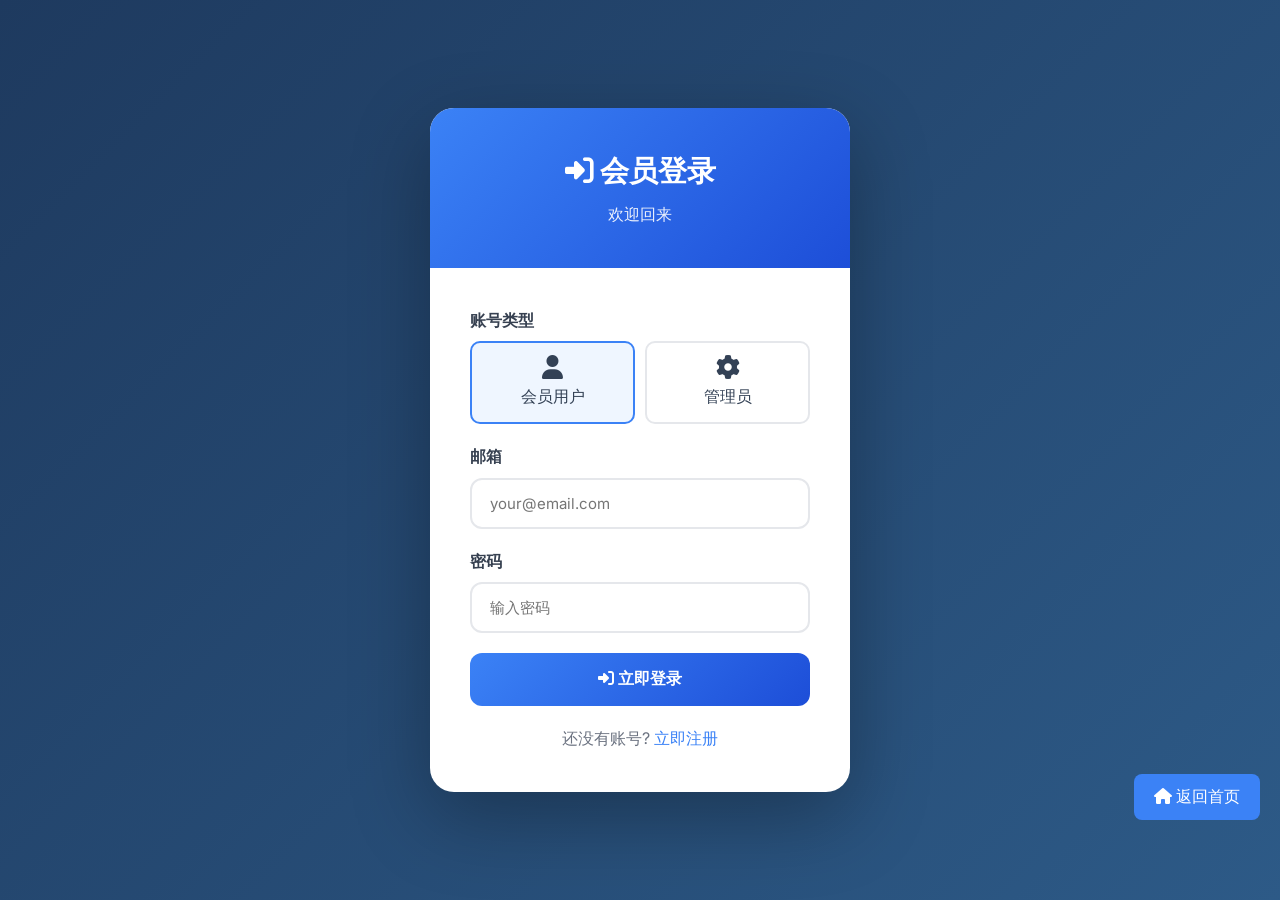
<file: tools/linkedin.html>
<!DOCTYPE html>
<html lang="zh-CN">
<head>
    <meta charset="UTF-8">
    <meta name="viewport" content="width=device-width, initial-scale=1.0">
    <title>LinkedIn拓客 - GlobalTrade Pro</title>
    <link rel="stylesheet" href="../styles.css">
    <link rel="stylesheet" href="https://cdnjs.cloudflare.com/ajax/libs/font-awesome/6.4.0/css/all.min.css">
    <link href="https://fonts.googleapis.com/css2?family=Inter:wght@300;400;500;600;700;800&display=swap" rel="stylesheet">
    <style>
        .tool-container { max-width: 900px; margin: 40px auto; padding: 20px; }
        .tool-header { text-align: center; margin-bottom: 40px; }
        .tool-header h1 { font-size: 2.5rem; margin-bottom: 10px; }
        .tool-header p { color: #666; font-size: 1.1rem; }
        .tool-card { background: white; border-radius: 16px; padding: 30px; box-shadow: 0 4px 20px rgba(0,0,0,0.08); }
        
        .pro-badge { display: inline-block; background: linear-gradient(135deg, #f59e0b, #d97706); color: white; padding: 4px 12px; border-radius: 20px; font-size: 0.75rem; margin-left: 10px; }
        
        .form-group { margin-bottom: 20px; }
        .form-group label { display: block; margin-bottom: 8px; font-weight: 600; color: #374151; }
        .form-group input, .form-group select { width: 100%; padding: 12px 16px; border: 2px solid #e5e7eb; border-radius: 10px; font-size: 15px; transition: border-color 0.3s; font-family: inherit; box-sizing: border-box; }
        .form-group input:focus, .form-group select:focus { outline: none; border-color: #0a66c2; }
        
        .form-row { display: grid; grid-template-columns: 1fr 1fr; gap: 20px; }
        
        .search-btn { width: 100%; padding: 18px; background: linear-gradient(135deg, #0a66c2, #004182); color: white; border: none; border-radius: 12px; font-size: 16px; font-weight: 600; cursor: pointer; transition: transform 0.2s; }
        .search-btn:hover { transform: translateY(-2px); }
        
        .results-section { display: none; margin-top: 30px; }
        .results-section.active { display: block; }
        
        .profile-card { display: flex; gap: 15px; padding: 20px; border: 1px solid #e5e7eb; border-radius: 12px; margin-bottom: 15px; cursor: pointer; transition: all 0.2s; }
        .profile-card:hover { border-color: #0a66c2; }
        .profile-card.selected { border-color: #7c3aed; box-shadow: 0 4px 12px rgba(124,58,237,0.2); }
        .profile-avatar { width: 60px; height: 60px; border-radius: 50%; background: linear-gradient(135deg, #0a66c2, #004182); color: white; display: flex; align-items: center; justify-content: center; font-size: 1.5rem; font-weight: 600; flex-shrink: 0; }
        .profile-info { flex: 1; }
        .profile-name { font-weight: 600; font-size: 1.1rem; margin-bottom: 5px; color: #0a66c2; }
        .profile-title { color: #666; font-size: 0.9rem; margin-bottom: 5px; }
        .profile-company { color: #666; font-size: 0.85rem; }
        
        .btn-connect { padding: 8px 16px; background: #0a66c2; color: white; border: none; border-radius: 8px; font-size: 0.85rem; cursor: pointer; }
        
        .locked-tip { background: #fef3c7; border: 1px solid #fcd34d; padding: 20px; border-radius: 12px; margin-top: 20px; text-align: center; }
        
        .loading { text-align: center; padding: 40px; display: none; }
        .loading.active { display: block; }
        .spinner { width: 50px; height: 50px; border: 4px solid #e5e7eb; border-top-color: #0a66c2; border-radius: 50%; animation: spin 1s linear infinite; margin: 0 auto 20px; }
        @keyframes spin { to { transform: rotate(360deg); } }
        
        .stats-row { display: grid; grid-template-columns: repeat(4, 1fr); gap: 15px; margin-bottom: 20px; }
        .stat-item { background: #f8fafc; padding: 15px; border-radius: 10px; text-align: center; }
        .stat-item .value { font-size: 1.5rem; font-weight: 700; color: #0a66c2; }
        .stat-item .label { font-size: 0.8rem; color: #666; }
        
        .filter-tag { padding: 6px 14px; background: #f3f4f6; border-radius: 20px; font-size: 0.85rem; cursor: pointer; margin-right: 8px; }
        .filter-tag.active { background: #0a66c2; color: white; }
        
        .ai-section { margin-top: 30px; padding-top: 30px; border-top: 2px dashed #e5e7eb; }
        .ai-btn { background: linear-gradient(135deg, #7c3aed, #5b21b6); }
        
        .report-card { background: linear-gradient(135deg, #1e3a5f, #2d5a87); color: white; padding: 25px; border-radius: 12px; }
        .report-card h4 { color: white; margin-bottom: 20px; font-size: 1.3rem; }
        .report-grid { display: grid; grid-template-columns: 1fr 1fr; gap: 20px; margin-bottom: 20px; }
        .report-stat { background: rgba(255,255,255,0.1); padding: 15px; border-radius: 8px; text-align: center; }
        .report-stat .value { font-size: 2rem; font-weight: bold; color: #10b981; }
        .report-stat .label { font-size: 0.85rem; opacity: 0.8; }
        .report-section { background: rgba(255,255,255,0.1); padding: 15px; border-radius: 8px; margin-bottom: 15px; }
        .report-section .label { font-size: 0.85rem; opacity: 0.8; margin-bottom: 8px; }
        .report-section .content { font-weight: 600; }
        .report-message { background: white; color: #333; padding: 15px; border-radius: 8px; margin-bottom: 15px; line-height: 1.6; }
        .followup-grid { display: grid; grid-template-columns: 1fr 1fr 1fr; gap: 10px; }
        .followup-item { background: rgba(255,255,255,0.1); padding: 12px; border-radius: 6px; text-align: center; }
        .followup-item .day { font-weight: 600; color: #10b981; }
        .followup-item .action { font-size: 0.75rem; opacity: 0.8; }
        
        .copy-btn { background: #10b981; color: white; border: none; padding: 12px 24px; border-radius: 8px; cursor: pointer; font-weight: 600; margin-top: 15px; }
    </style>
</head>
<body style="background: #f5f7fa;">
    <a href="../tools.html" class="back-btn" style="position:fixed;bottom:80px;right:20px;z-index:9999;background:#3b82f6;color:white;padding:10px 20px;border-radius:8px;text-decoration:none;"><i class="fas fa-home"></i> 返回首页</a>
    
    <div class="tool-container">
        <div class="tool-header">
            <h1><i class="fab fa-linkedin" style="color: #0a66c2;"></i> LinkedIn 拓客 <span class="pro-badge">基础版</span></h1>
            <p>搜索并联系潜在客户，扩大你的外贸业务网络</p>
        </div>
        
        <div class="tool-card">
            <div class="form-row">
                <div class="form-group">
                    <label>关键词</label>
                    <input type="text" id="searchKeyword" placeholder="CEO, Purchasing Manager">
                </div>
                <div class="form-group">
                    <label>行业</label>
                    <input type="text" id="searchIndustry" placeholder="Manufacturing, Tech">
                </div>
            </div>
            
            <div class="form-group">
                <label>快速筛选</label>
                <div>
                    <span class="filter-tag active" data-filter="all">全部</span>
                    <span class="filter-tag" data-filter="ceo">CEO/决策人</span>
                    <span class="filter-tag" data-filter="purchasing">采购负责人</span>
                </div>
            </div>
            
            <button class="search-btn" onclick="searchProfiles()">
                <i class="fas fa-search"></i> 搜索潜在客户
            </button>
            
            <div class="loading" id="loading">
                <div class="spinner"></div>
                <p>正在搜索...</p>
            </div>
            
            <div class="results-section" id="results">
                <div class="stats-row">
                    <div class="stat-item"><div class="value" id="totalResults">0</div><div class="label">总人数</div></div>
                    <div class="stat-item"><div class="value" id="decisionMakers">0</div><div class="label">决策人</div></div>
                    <div class="stat-item"><div class="value" id="connected">0</div><div class="label">已发送</div></div>
                    <div class="stat-item"><div class="value" id="replied">0</div><div class="label">已回复</div></div>
                </div>
                <div id="profilesList"></div>
            </div>
            
            <div class="locked-tip" id="lockedTip" style="display: none;">
                🔒 此功能仅对基础版及以上会员开放<br>
                <a href="../payment.html?plan=basic" style="color:#d97706;font-weight:600;">立即升级</a>
            </div>
            
            <div class="ai-section">
                <h3 style="color:#7c3aed;margin-bottom:20px;"><i class="fas fa-robot"></i> AI 深度分析 <span class="pro-badge">专业版</span></h3>
                <button class="search-btn ai-btn" id="aiAnalysisBtn" onclick="runAIAnalysis()">
                    <i class="fas fa-magic-sparkles"></i> 生成 Buyer Intelligence Report
                </button>
                <div class="locked-tip" id="aiLockedTip" style="display:none;margin-top:15px;">
                    🔒 此功能仅对专业版会员开放<br>
                    <a href="../payment.html?plan=pro" style="color:#d97706;font-weight:600;">立即升级</a>
                </div>
                <div id="aiResult" style="display:none;margin-top:20px;"></div>
                <div class="loading" id="aiLoading" style="display:none;">
                    <div class="spinner" style="border-top-color:#7c3aed;"></div>
                    <p>🤖 AI 分析中...</p>
                </div>
            </div>
        </div>
    </div>

    <script>
        const loggedIn = localStorage.getItem('tradeweb_logged_in');
        if (!loggedIn) { alert('请先登录'); window.location.href='../login.html'; }
        
        const currentUser = JSON.parse(localStorage.getItem('tradeweb_current_user') || '{}');
        const userRole = localStorage.getItem('tradeweb_user_role');
        let userPlan = currentUser.plan || 'free';
        if (userRole === 'admin') userPlan = 'pro';
        
        if (userPlan === 'free') {
            document.getElementById('lockedTip').style.display = 'block';
            document.querySelector('.search-btn').disabled = true;
        }
        
        if (userPlan !== 'pro' && userRole !== 'admin') {
            document.getElementById('aiAnalysisBtn').style.display = 'none';
            document.getElementById('aiLockedTip').style.display = 'block';
        }
        
        document.querySelectorAll('.filter-tag').forEach(tag => {
            tag.addEventListener('click', function() {
                document.querySelectorAll('.filter-tag').forEach(t => t.classList.remove('active'));
                this.classList.add('active');
            });
        });
        
        let selectedProfile = null;
        
        function searchProfiles() {
            if (userPlan === 'free') { alert('此功能仅对基础版及以上会员开放'); return; }
            
            const keyword = document.getElementById('searchKeyword').value.trim();
            if (!keyword && !document.getElementById('searchIndustry').value.trim()) {
                alert('请至少填写一个搜索条件'); return;
            }
            
            document.getElementById('loading').classList.add('active');
            document.getElementById('results').classList.remove('active');
            
            setTimeout(() => {
                const mockProfiles = [
                    {name:'John Smith',title:'CEO',company:'ABC Manufacturing',location:'USA'},
                    {name:'Maria Garcia',title:'Purchasing Director',company:'Tech Solutions',location:'Spain'},
                    {name:'David Chen',title:'Import Manager',company:'Global Trading',location:'Canada'},
                    {name:'Emma Wilson',title:'Sales Manager',company:'Euro Products',location:'Germany'},
                    {name:'James Brown',title:'Procurement Lead',company:'Pacific Trading',location:'Australia'}
                ];
                
                let filtered = mockProfiles;
                const f = document.querySelector('.filter-tag.active').dataset.filter;
                if(f==='ceo') filtered=mockProfiles.filter(p=>p.title.toLowerCase().includes('ceo'));
                else if(f==='purchasing') filtered=mockProfiles.filter(p=>p.title.toLowerCase().includes('purchasing')||p.title.toLowerCase().includes('procurement'));
                
                renderProfiles(filtered);
                document.getElementById('loading').classList.remove('active');
                document.getElementById('results').classList.add('active');
            }, 2000);
        }
        
        function renderProfiles(profiles) {
            document.getElementById('totalResults').textContent = profiles.length;
            document.getElementById('decisionMakers').textContent = profiles.filter(p=>p.title.toLowerCase().includes('ceo')||p.title.toLowerCase().includes('director')).length;
            
            const html = profiles.map((p, idx) => `
                <div class="profile-card" onclick="selectProfile(${idx},'${p.name}','${p.title}','${p.company}')">
                    <div class="profile-avatar">${p.name.charAt(0)}</div>
                    <div class="profile-info">
                        <div class="profile-name">${p.name}</div>
                        <div class="profile-title">${p.title}</div>
                        <div class="profile-company">${p.company} | ${p.location}</div>
                    </div>
                </div>
            `).join('');
            document.getElementById('profilesList').innerHTML = html;
        }
        
        function selectProfile(idx, name, title, company) {
            selectedProfile = {name, title, company, idx};
            document.querySelectorAll('.profile-card').forEach((c, i) => {
                c.classList.toggle('selected', i === idx);
            });
            document.getElementById('aiAnalysisBtn').innerHTML = '<i class="fas fa-magic-sparkles"></i> 分析: ' + name;
        }
        
        function runAIAnalysis() {
            if (!selectedProfile) { alert('请先选择一个联系人'); return; }
            if (userPlan !== 'pro' && userRole !== 'admin') { alert('此功能仅对专业版会员开放'); return; }
            
            document.getElementById('aiLoading').style.display = 'block';
            document.getElementById('aiResult').style.display = 'none';
            
            setTimeout(() => {
                const p = selectedProfile;
                const result = `
                    <div class="report-card">
                        <h4><i class="fas fa-chart-bar"></i> Buyer Intelligence Report</h4>
                        <div class="report-grid">
                            <div class="report-stat"><div class="value">8/10</div><div class="label">Decision Power</div></div>
                            <div class="report-stat"><div class="value">82</div><div class="label">Opportunity Score</div></div>
                        </div>
                        <div class="report-section">
                            <div class="label">Best Entry Angle</div>
                            <div class="content">Position as supply chain optimization partner, leading with cost-saving insights for ${p.company}.</div>
                        </div>
                        <div class="report-section">
                            <div class="label">Recommended LinkedIn Opening</div>
                            <div class="report-message">Hi ${p.name}, noticed your work at ${p.company}. Quick question - how are you managing supply chain challenges lately? We've helped similar companies reduce lead times by 20%. Happy to share insights if helpful. 👋</div>
                        </div>
                        <div class="report-section">
                            <div class="label">Follow-up Flow</div>
                            <div class="followup-grid">
                                <div class="followup-item"><div class="day">Day 2</div><div class="action">Follow up + value</div></div>
                                <div class="followup-item"><div class="day" style="color:#f59e0b">Day 5</div><div class="action">Share insight</div></div>
                                <div class="followup-item"><div class="day" style="color:#ef4444">Day 10</div><div class="action">Meeting request</div></div>
                            </div>
                        </div>
                    </div>
                    <div style="text-align:center;">
                        <button class="copy-btn" onclick="copyReport()"><i class="fas fa-copy"></i> 复制报告</button>
                    </div>
                `;
                document.getElementById('aiResult').innerHTML = result;
                document.getElementById('aiLoading').style.display = 'none';
                document.getElementById('aiResult').style.display = 'block';
            }, 2500);
        }
        
        function copyReport() {
            const p = selectedProfile;
            const report = `Buyer Intelligence Report
────────────────
Decision Power: 8/10
Opportunity Score: 82

Best Entry Angle:
Position as supply chain optimization partner, leading with cost-saving insights for ${p.company}.

Recommended LinkedIn Opening:
Hi ${p.name}, noticed your work at ${p.company}. Quick question - how are you managing supply chain challenges lately? We've helped similar companies reduce lead times by 20%. Happy to share insights if helpful. 👋

Follow-up Flow:
Day 2: Follow up on connection request with value add
Day 5: Share relevant industry article/insight
Day 10: Soft meeting request`;
            navigator.clipboard.writeText(report).then(() => alert('报告已复制！'));
        }
    </script>
</body>
</html>
</file>
<file: styles.css>
/* Global Styles */
:root {
    --primary: #2563eb;
    --primary-dark: #1d4ed8;
    --primary-light: #3b82f6;
    --secondary: #0f172a;
    --accent: #f59e0b;
    --success: #10b981;
    --danger: #ef4444;
    --gray-50: #f8fafc;
    --gray-100: #f1f5f9;
    --gray-200: #e2e8f0;
    --gray-300: #cbd5e1;
    --gray-400: #94a3b8;
    --gray-500: #64748b;
    --gray-600: #475569;
    --gray-700: #334155;
    --gray-800: #1e293b;
    --gray-900: #0f172a;
    --white: #ffffff;
    --shadow-sm: 0 1px 2px 0 rgb(0 0 0 / 0.05);
    --shadow: 0 1px 3px 0 rgb(0 0 0 / 0.1), 0 1px 2px -1px rgb(0 0 0 / 0.1);
    --shadow-md: 0 4px 6px -1px rgb(0 0 0 / 0.1), 0 2px 4px -2px rgb(0 0 0 / 0.1);
    --shadow-lg: 0 10px 15px -3px rgb(0 0 0 / 0.1), 0 4px 6px -4px rgb(0 0 0 / 0.1);
    --shadow-xl: 0 20px 25px -5px rgb(0 0 0 / 0.1), 0 8px 10px -6px rgb(0 0 0 / 0.1);
}

* {
    margin: 0;
    padding: 0;
    box-sizing: border-box;
}

html {
    scroll-behavior: smooth;
}

body {
    font-family: 'Inter', -apple-system, BlinkMacSystemFont, 'Segoe UI', Roboto, sans-serif;
    color: var(--gray-700);
    line-height: 1.6;
    background: var(--white);
}

.container {
    max-width: 1200px;
    margin: 0 auto;
    padding: 0 24px;
}

a {
    text-decoration: none;
    color: inherit;
}

ul {
    list-style: none;
}

/* Header */
.header {
    position: fixed;
    top: 0;
    left: 0;
    right: 0;
    z-index: 1000;
    background: rgba(255, 255, 255, 0.95);
    backdrop-filter: blur(10px);
    border-bottom: 1px solid var(--gray-200);
}

.header-inner {
    display: flex;
    align-items: center;
    justify-content: space-between;
    height: 72px;
}

.logo {
    display: flex;
    align-items: center;
    gap: 8px;
    font-weight: 700;
    font-size: 20px;
    color: var(--secondary);
}

.logo-icon {
    width: 36px;
    height: 36px;
    background: var(--primary);
    border-radius: 8px;
    display: flex;
    align-items: center;
    justify-content: center;
    color: white;
    font-size: 18px;
}

.logo-accent {
    color: var(--primary);
}

.nav {
    display: flex;
    gap: 32px;
}

.nav a {
    font-weight: 500;
    color: var(--gray-600);
    transition: color 0.2s;
}

.nav a:hover {
    color: var(--primary);
}

.header-actions {
    display: flex;
    align-items: center;
    gap: 20px;
}

.lang-switch {
    display: flex;
    gap: 8px;
    font-size: 14px;
}

.lang-switch a {
    color: var(--gray-400);
}

.lang-switch a.active {
    color: var(--secondary);
    font-weight: 600;
}

.lang-switch span {
    color: var(--gray-300);
}

/* Buttons */
.btn {
    display: inline-flex;
    align-items: center;
    justify-content: center;
    gap: 8px;
    padding: 12px 24px;
    font-weight: 600;
    font-size: 15px;
    border-radius: 8px;
    border: none;
    cursor: pointer;
    transition: all 0.2s;
}

.btn-primary {
    background: var(--primary);
    color: white;
}

.btn-primary:hover {
    background: var(--primary-dark);
    transform: translateY(-1px);
    box-shadow: var(--shadow-md);
}

.btn-outline {
    background: transparent;
    color: var(--primary);
    border: 2px solid var(--primary);
}

.btn-outline:hover {
    background: var(--primary);
    color: white;
}

.btn-lg {
    padding: 16px 32px;
    font-size: 16px;
}

.btn-block {
    width: 100%;
}

.mobile-menu-btn {
    display: none;
    background: none;
    border: none;
    font-size: 24px;
    cursor: pointer;
    color: var(--gray-700);
}

.mobile-menu {
    display: none;
    position: fixed;
    top: 72px;
    left: 0;
    right: 0;
    background: white;
    padding: 24px;
    flex-direction: column;
    gap: 16px;
    box-shadow: var(--shadow-lg);
    z-index: 999;
}

.mobile-menu.active {
    display: flex;
}

.mobile-menu a {
    padding: 12px;
    font-weight: 500;
    border-bottom: 1px solid var(--gray-100);
}

/* Hero Section */
.hero {
    position: relative;
    padding: 140px 0 80px;
    overflow: hidden;
    background: linear-gradient(135deg, #f8fafc 0%, #e2e8f0 100%);
}

.hero-bg {
    position: absolute;
    top: 0;
    right: 0;
    width: 50%;
    height: 100%;
    background: url('data:image/svg+xml,<svg xmlns="http://www.w3.org/2000/svg" viewBox="0 0 100 100"><circle cx="50" cy="50" r="40" fill="%232563eb" opacity="0.05"/></svg>') no-repeat center center;
    background-size: contain;
}

.hero .container {
    display: grid;
    grid-template-columns: 1fr 1fr;
    gap: 60px;
    align-items: center;
}

.hero-badge {
    display: inline-flex;
    align-items: center;
    gap: 8px;
    padding: 8px 16px;
    background: white;
    border-radius: 50px;
    font-size: 14px;
    color: var(--gray-600);
    margin-bottom: 24px;
    box-shadow: var(--shadow-sm);
}

.badge-dot {
    width: 8px;
    height: 8px;
    background: var(--success);
    border-radius: 50%;
    animation: pulse 2s infinite;
}

@keyframes pulse {
    0%, 100% { opacity: 1; }
    50% { opacity: 0.5; }
}

.hero-title {
    font-size: 48px;
    font-weight: 800;
    color: var(--secondary);
    line-height: 1.2;
    margin-bottom: 24px;
}

.hero-title .highlight {
    color: var(--primary);
}

.hero-desc {
    font-size: 18px;
    color: var(--gray-500);
    margin-bottom: 32px;
    line-height: 1.8;
}

.hero-actions {
    display: flex;
    gap: 16px;
    margin-bottom: 48px;
}

.hero-stats {
    display: flex;
    gap: 40px;
}

.stat-item {
    text-align: center;
}

.stat-number {
    display: block;
    font-size: 32px;
    font-weight: 800;
    color: var(--secondary);
}

.stat-label {
    font-size: 14px;
    color: var(--gray-500);
}

/* Dashboard Mockup */
.hero-visual {
    display: flex;
    justify-content: center;
}

.dashboard-mockup {
    width: 100%;
    max-width: 480px;
    background: white;
    border-radius: 16px;
    box-shadow: var(--shadow-xl);
    overflow: hidden;
}

.dashboard-header {
    display: flex;
    gap: 8px;
    padding: 16px;
    background: var(--gray-100);
}

.dot {
    width: 12px;
    height: 12px;
    border-radius: 50%;
}

.dot.red { background: #ef4444; }
.dot.yellow { background: #f59e0b; }
.dot.green { background: #10b981; }

.dashboard-content {
    padding: 24px;
}

.chart-title {
    font-size: 14px;
    font-weight: 600;
    color: var(--gray-600);
    margin-bottom: 20px;
}

.chart-bars {
    display: flex;
    align-items: flex-end;
    justify-content: space-between;
    height: 120px;
    margin-bottom: 24px;
    padding: 0 8px;
}

.bar {
    width: 36px;
    background: var(--gray-200);
    border-radius: 4px 4px 0 0;
    transition: all 0.3s;
}

.bar.active {
    background: linear-gradient(180deg, var(--primary-light) 0%, var(--primary) 100%);
}

.metrics-row {
    display: flex;
    gap: 24px;
}

.metric {
    flex: 1;
    padding: 16px;
    background: var(--gray-50);
    border-radius: 8px;
    text-align: center;
}

.metric-num {
    display: block;
    font-size: 24px;
    font-weight: 700;
    color: var(--secondary);
}

.metric-label {
    font-size: 12px;
    color: var(--gray-500);
}

/* Partners */
.partners {
    padding: 40px 0;
    background: white;
    border-bottom: 1px solid var(--gray-100);
}

.partners-label {
    text-align: center;
    font-size: 14px;
    color: var(--gray-400);
    margin-bottom: 24px;
}

.partners-grid {
    display: flex;
    justify-content: center;
    gap: 48px;
    flex-wrap: wrap;
}

.partner-logo {
    display: flex;
    align-items: center;
    gap: 8px;
    font-size: 18px;
    font-weight: 700;
    color: var(--gray-400);
}

.partner-logo i {
    font-size: 24px;
}

/* Section Styles */
.section-header {
    text-align: center;
    margin-bottom: 60px;
}

.section-tag {
    display: inline-block;
    padding: 6px 16px;
    background: rgba(37, 99, 235, 0.1);
    color: var(--primary);
    font-size: 14px;
    font-weight: 600;
    border-radius: 50px;
    margin-bottom: 16px;
}

.section-title {
    font-size: 36px;
    font-weight: 800;
    color: var(--secondary);
    margin-bottom: 16px;
}

.section-desc {
    font-size: 18px;
    color: var(--gray-500);
    max-width: 600px;
    margin: 0 auto;
}

/* Services */
.services {
    padding: 80px 0;
    background: var(--gray-50);
}

.services-grid {
    display: grid;
    grid-template-columns: repeat(3, 1fr);
    gap: 24px;
}

.service-card {
    background: white;
    padding: 32px;
    border-radius: 16px;
    box-shadow: var(--shadow);
    transition: all 0.3s;
}

.service-card:hover {
    transform: translateY(-4px);
    box-shadow: var(--shadow-xl);
}

.service-icon {
    width: 56px;
    height: 56px;
    background: linear-gradient(135deg, var(--primary) 0%, var(--primary-light) 100%);
    border-radius: 12px;
    display: flex;
    align-items: center;
    justify-content: center;
    color: white;
    font-size: 24px;
    margin-bottom: 20px;
}

.service-card h3 {
    font-size: 20px;
    font-weight: 700;
    color: var(--secondary);
    margin-bottom: 12px;
}

.service-card ul {
    margin-bottom: 20px;
}

.service-card li {
    position: relative;
    padding-left: 20px;
    margin-bottom: 8px;
    font-size: 14px;
    color: var(--gray-600);
}

.service-card li::before {
    content: '';
    position: absolute;
    left: 0;
    top: 8px;
    width: 6px;
    height: 6px;
    background: var(--primary);
    border-radius: 50%;
}

.service-link {
    display: inline-flex;
    align-items: center;
    gap: 8px;
    font-weight: 600;
    color: var(--primary);
    font-size: 14px;
}

.service-link:hover {
    gap: 12px;
}

/* Solutions */
.solutions {
    padding: 80px 0;
    background: white;
}

.solutions-tabs {
    margin-top: 40px;
}

.tab-buttons {
    display: flex;
    justify-content: center;
    gap: 8px;
    margin-bottom: 40px;
}

.tab-btn {
    padding: 12px 32px;
    background: var(--gray-100);
    border: none;
    border-radius: 50px;
    font-weight: 600;
    color: var(--gray-600);
    cursor: pointer;
    transition: all 0.2s;
}

.tab-btn.active {
    background: var(--primary);
    color: white;
}

.tab-content {
    display: none;
}

.tab-content.active {
    display: block;
}

.solutions-grid {
    display: grid;
    grid-template-columns: repeat(3, 1fr);
    gap: 24px;
}

.solution-card {
    padding: 28px var(--gray-50);
    border;
    background:-radius: 16px;
    transition: all 0.3s;
}

.solution-card:hover {
    background: white;
    box-shadow: var(--shadow-lg);
}

.solution-icon {
    width: 48px;
    height: 48px;
    background: white;
    border-radius: 12px;
    display: flex;
    align-items: center;
    justify-content: center;
    color: var(--primary);
    font-size: 20px;
    margin-bottom: 16px;
}

.solution-card h4 {
    font-size: 18px;
    font-weight: 700;
    color: var(--secondary);
    margin-bottom: 8px;
}

.solution-card > p {
    font-size: 14px;
    color: var(--gray-500);
    margin-bottom: 16px;
}

.solution-card ul li {
    font-size: 13px;
    color: var(--gray-600);
    margin-bottom: 6px;
}

/* Scale Cards */
.solutions-scale .solution-card {
    background: white;
    border: 2px solid var(--gray-200);
    position: relative;
}

.solutions-scale .solution-card.featured {
    border-color: var(--primary);
    transform: scale(1.02);
}

.scale-badge {
    position: absolute;
    top: -12px;
    left: 24px;
    padding: 4px 16px;
    background: var(--gray-600);
    color: white;
    font-size: 12px;
    font-weight: 600;
    border-radius: 50px;
}

.scale-badge.popular {
    background: var(--primary);
}

.scale-badge.enterprise {
    background: var(--secondary);
}

.scale-price {
    margin-top: 20px;
    padding-top: 16px;
    border-top: 1px solid var(--gray-200);
    font-size: 20px;
    font-weight: 700;
    color: var(--primary);
}

/* Cases */
.cases {
    padding: 80px 0;
    background: var(--gray-50);
}

.cases-grid {
    display: grid;
    grid-template-columns: repeat(3, 1fr);
    gap: 24px;
}

.case-card {
    background: white;
    border-radius: 16px;
    overflow: hidden;
    box-shadow: var(--shadow);
    transition: all 0.3s;
}

.case-card:hover {
    transform: translateY(-4px);
    box-shadow: var(--shadow-xl);
}

.case-image {
    height: 180px;
    background: linear-gradient(135deg, var(--primary) 0%, #6366f1 100%);
    position: relative;
    display: flex;
    align-items: flex-end;
    padding: 16px;
}

.case-img-2 { background: linear-gradient(135deg, #10b981 0%, #059669 100%); }
.case-img-3 { background: linear-gradient(135deg, #f59e0b 0%, #d97706 100%); }

.case-category {
    background: white;
    padding: 6px 16px;
    border-radius: 50px;
    font-size: 12px;
    font-weight: 600;
    color: var(--gray-700);
}

.case-content {
    padding: 24px;
}

.case-content h4 {
    font-size: 18px;
    font-weight: 700;
    color: var(--secondary);
    margin-bottom: 8px;
}

.case-desc {
    font-size: 14px;
    color: var(--gray-500);
    margin-bottom: 16px;
}

.case-results {
    display: flex;
    gap: 24px;
    margin-bottom: 16px;
}

.result {
    text-align: center;
}

.result-num {
    display: block;
    font-size: 24px;
    font-weight: 800;
    color: var(--primary);
}

.result-label {
    font-size: 12px;
    color: var(--gray-500);
}

.case-quote {
    padding: 16px;
    background: var(--gray-50);
    border-radius: 8px;
    font-size: 13px;
    color: var(--gray-600);
    font-style: italic;
}

.case-quote i {
    color: var(--primary);
    margin-right: 8px;
}

.case-quote cite {
    display: block;
    margin-top: 8px;
    font-style: normal;
    font-weight: 600;
    color: var(--gray-700);
}

.cases-cta {
    display: flex;
    justify-content: center;
    gap: 16px;
    margin-top: 48px;
}

/* Resources */
.resources {
    padding: 80px 0;
    background: white;
}

.resources-grid {
    display: grid;
    grid-template-columns: repeat(4, 1fr);
    gap: 24px;
}

.resource-card {
    background: var(--gray-50);
    border-radius: 16px;
    padding: 24px;
    display: flex;
    gap: 16px;
    transition: all 0.3s;
}

.resource-card:hover {
    background: white;
    box-shadow: var(--shadow-lg);
}

.resource-icon {
    width: 48px;
    height: 48px;
    background: var(--primary);
    border-radius: 10px;
    display: flex;
    align-items: center;
    justify-content: center;
    color: white;
    font-size: 20px;
    flex-shrink: 0;
}

.resource-content h4 {
    font-size: 16px;
    font-weight: 700;
    color: var(--secondary);
    margin-bottom: 8px;
}

.resource-content p {
    font-size: 13px;
    color: var(--gray-500);
    margin-bottom: 12px;
}

.resource-tag {
    display: inline-block;
    padding: 2px 8px;
    background: rgba(37, 99, 235, 0.1);
    color: var(--primary);
    font-size: 11px;
    font-weight: 600;
    border-radius: 4px;
    margin-bottom: 8px;
}

.resource-download {
    display: inline-flex;
    align-items: center;
    gap: 6px;
    font-size: 13px;
    font-weight: 600;
    color: var(--primary);
}

.newsletter {
    margin-top: 60px;
    padding: 40px;
    background: linear-gradient(135deg, var(--secondary) 0%, var(--gray-800) 100%);
    border-radius: 20px;
    display: flex;
    align-items: center;
    justify-content: space-between;
}

.newsletter-content h3 {
    color: white;
    font-size: 24px;
    font-weight: 700;
    margin-bottom: 8px;
}

.newsletter-content h3 i {
    margin-right: 8px;
}

.newsletter-content p {
    color: var(--gray-300);
    font-size: 14px;
}

.newsletter-form {
    display: flex;
    gap: 12px;
}

.newsletter-form input {
    padding: 14px 20px;
    border: none;
    border-radius: 8px;
    width: 280px;
    font-size: 15px;
}

/* Why Us */
.why-us {
    padding: 80px 0;
    background: var(--gray-50);
}

.why-us-grid {
    display: grid;
    grid-template-columns: 1fr 1fr;
    gap: 60px;
    align-items: center;
}

.why-us-list {
    display: flex;
    flex-direction: column;
    gap: 24px;
}

.why-item {
    display: flex;
    gap: 16px;
}

.why-icon {
    width: 48px;
    height: 48px;
    background: white;
    border-radius: 12px;
    display: flex;
    align-items: center;
    justify-content: center;
    color: var(--primary);
    font-size: 20px;
    flex-shrink: 0;
    box-shadow: var(--shadow);
}

.why-text h4 {
    font-size: 16px;
    font-weight: 700;
    color: var(--secondary);
    margin-bottom: 4px;
}

.why-text p {
    font-size: 14px;
    color: var(--gray-500);
}

.comparison-table {
    background: white;
    border-radius: 16px;
    overflow: hidden;
    box-shadow: var(--shadow-lg);
}

.table-header,
.table-row {
    display: grid;
    grid-template-columns: 1.5fr 1fr 1fr;
    padding: 16px 24px;
    text-align: center;
}

.table-header {
    background: var(--secondary);
    color: white;
    font-weight: 600;
}

.table-header .highlight {
    color: var(--primary);
}

.table-row {
    border-bottom: 1px solid var(--gray-100);
    font-size: 14px;
}

.table-row:last-child {
    border-bottom: none;
}

.table-row span:first-child {
    text-align: left;
    font-weight: 500;
}

.table-row .bad {
    color: var(--danger);
}

.table-row .good {
    color: var(--success);
    font-weight: 600;
}

/* About */
.about {
    padding: 80px 0;
    background: white;
}

.about-grid {
    display: grid;
    grid-template-columns: 1fr 1fr;
    gap: 60px;
}

.about-lead {
    font-size: 18px;
    color: var(--gray-600);
    margin-bottom: 32px;
}

.about-stats {
    display: flex;
    gap: 32px;
    margin-bottom: 40px;
}

.about-stat {
    text-align: center;
}

.about-stat .num {
    display: block;
    font-size: 36px;
    font-weight: 800;
    color: var(--primary);
}

.about-stat .label {
    font-size: 14px;
    color: var(--gray-500);
}

.about-values {
    display: flex;
    gap: 24px;
}

.value-item {
    flex: 1;
    padding: 20px;
    background: var(--gray-50);
    border-radius: 12px;
    text-align: center;
}

.value-item i {
    font-size: 24px;
    color: var(--primary);
    margin-bottom: 8px;
}

.value-item span {
    display: block;
    font-size: 12px;
    font-weight: 600;
    color: var(--gray-500);
    text-transform: uppercase;
    margin-bottom: 4px;
}

.value-item p {
    font-size: 14px;
    font-weight: 600;
    color: var(--secondary);
}

.about-cards {
    display: grid;
    grid-template-columns: 1fr 1fr;
    gap: 20px;
}

.team-card {
    padding: 24px;
    background: var(--gray-50);
    border-radius: 12px;
    text-align: center;
    transition: all 0.3s;
}

.team-card:hover {
    background: white;
    box-shadow: var(--shadow);
}

.team-icon {
    width: 56px;
    height: 56px;
    background: var(--primary);
    border-radius: 50%;
    display: flex;
    align-items: center;
    justify-content: center;
    color: white;
    font-size: 24px;
    margin: 0 auto 12px;
}

.team-card h4 {
    font-size: 16px;
    font-weight: 700;
    color: var(--secondary);
    margin-bottom: 4px;
}

.team-card p {
    font-size: 13px;
    color: var(--gray-500);
}

/* Contact */
.contact {
    padding: 80px 0;
    background: var(--gray-50);
}

.contact-grid {
    display: grid;
    grid-template-columns: 1fr 1fr;
    gap: 60px;
}

.contact-desc {
    font-size: 16px;
    color: var(--gray-500);
    margin-bottom: 32px;
}

.contact-methods {
    display: flex;
    flex-direction: column;
    gap: 20px;
    margin-bottom: 32px;
}

.contact-item {
    display: flex;
    align-items: center;
    gap: 16px;
}

.contact-item i {
    width: 44px;
    height: 44px;
    background: white;
    border-radius: 10px;
    display: flex;
    align-items: center;
    justify-content: center;
    color: var(--primary);
    font-size: 18px;
    box-shadow: var(--shadow);
}

.contact-item .label {
    display: block;
    font-size: 12px;
    color: var(--gray-500);
    margin-bottom: 2px;
}

.contact-item a,
.contact-item span {
    font-weight: 600;
    color: var(--secondary);
}

.contact-social {
    display: flex;
    gap: 12px;
}

.contact-social a {
    width: 40px;
    height: 40px;
    background: white;
    border-radius: 10px;
    display: flex;
    align-items: center;
    justify-content: center;
    color: var(--gray-600);
    box-shadow: var(--shadow-sm);
    transition: all 0.2s;
}

.contact-social a:hover {
    background: var(--primary);
    color: white;
}

.contact-form-wrapper {
    background: white;
    border-radius: 20px;
    padding: 40px;
    box-shadow: var(--shadow-lg);
}

.contact-form h3 {
    font-size: 24px;
    font-weight: 700;
    color: var(--secondary);
    margin-bottom: 8px;
}

.contact-form > p {
    font-size: 14px;
    color: var(--gray-500);
    margin-bottom: 24px;
}

.form-group {
    margin-bottom: 16px;
}

.form-group input,
.form-group select,
.form-group textarea {
    width: 100%;
    padding: 14px 16px;
    border: 2px solid var(--gray-200);
    border-radius: 8px;
    font-size: 15px;
    transition: border-color 0.2s;
    font-family: inherit;
}

.form-group input:focus,
.form-group select:focus,
.form-group textarea:focus {
    outline: none;
    border-color: var(--primary);
}

.form-note {
    text-align: center;
    font-size: 13px;
    color: var(--gray-400);
    margin-top: 16px;
}

.form-note i {
    margin-right: 4px;
}

/* Footer */
.footer {
    background: var(--secondary);
    color: white;
    padding: 60px 0 20px;
}

.footer-grid {
    display: grid;
    grid-template-columns: 2fr 1fr 1fr 1.5fr;
    gap: 40px;
    margin-bottom: 40px;
}

.footer-col p {
    font-size: 14px;
    color: var(--gray-400);
    margin: 16px 0;
}

.footer-col h4 {
    font-size: 16px;
    font-weight: 700;
    margin-bottom: 20px;
}

.footer-col ul li {
    margin-bottom: 12px;
}

.footer-col ul li a {
    font-size: 14px;
    color: var(--gray-400);
    transition: color 0.2s;
}

.footer-col ul li a:hover {
    color: white;
}

.footer-col ul li i {
    margin-right: 8px;
    color: var(--primary);
}

.footer-bottom {
    padding-top: 20px;
    border-top: 1px solid var(--gray-800);
    text-align: center;
}

.footer-bottom p {
    font-size: 14px;
    color: var(--gray-500);
}

.footer-bottom a {
    color: var(--gray-400);
    margin: 0 8px;
}

/* Responsive */
@media (max-width: 1024px) {
    .hero .container {
        grid-template-columns: 1fr;
        text-align: center;
    }
    
    .hero-actions {
        justify-content: center;
    }
    
    .hero-stats {
        justify-content: center;
    }
    
    .hero-visual {
        display: none;
    }
    
    .services-grid,
    .solutions-grid,
    .cases-grid {
        grid-template-columns: repeat(2, 1fr);
    }
    
    .resources-grid {
        grid-template-columns: repeat(2, 1fr);
    }
    
    .why-us-grid,
    .about-grid,
    .contact-grid {
        grid-template-columns: 1fr;
    }
    
    .footer-grid {
        grid-template-columns: repeat(2, 1fr);
    }
}

@media (max-width: 768px) {
    .nav,
    .header-actions {
        display: none;
    }
    
    .mobile-menu-btn {
        display: block;
    }
    
    .hero-title {
        font-size: 32px;
    }
    
    .hero-stats {
        flex-wrap: wrap;
        gap: 24px;
    }
    
    .stat-item {
        flex: 1;
        min-width: 120px;
    }
    
    .section-title {
        font-size: 28px;
    }
    
    .services-grid,
    .solutions-grid,
    .cases-grid,
    .resources-grid,
    .about-cards {
        grid-template-columns: 1fr;
    }
    
    .solutions-scale {
        grid-template-columns: 1fr;
    }
    
    .newsletter {
        flex-direction: column;
        text-align: center;
        gap: 24px;
    }
    
    .newsletter-form {
        flex-direction: column;
        width: 100%;
    }
    
    .newsletter-form input {
        width: 100%;
    }
    
    .about-stats,
    .about-values {
        flex-wrap: wrap;
    }
    
    .footer-grid {
        grid-template-columns: 1fr;
    }
}

/* 增强的移动端响应式样式 */
@media (max-width: 480px) {
    .container {
        padding: 0 15px;
    }
    
    .header-inner {
        flex-wrap: wrap;
    }
    
    .nav {
        display: none;
    }
    
    .header-actions {
        order: 3;
        width: 100%;
        justify-content: center;
        margin-top: 15px;
    }
    
    .mobile-menu-btn {
        display: block;
        order: 2;
    }
    
    .hero {
        padding: 60px 0 40px;
    }
    
    .hero-title {
        font-size: 28px;
        line-height: 1.3;
    }
    
    .hero-desc {
        font-size: 14px;
    }
    
    .hero-actions {
        flex-direction: column;
        gap: 12px;
    }
    
    .hero-actions .btn {
        width: 100%;
        text-align: center;
    }
    
    .hero-visual {
        display: none;
    }
    
    .hero-stats {
        flex-direction: column;
        gap: 16px;
    }
    
    .stat-item {
        text-align: center;
    }
    
    .section-title {
        font-size: 24px;
    }
    
    .service-card, 
    .solution-card,
    .case-card,
    .resource-card {
        padding: 20px;
    }
    
    .contact-grid {
        grid-template-columns: 1fr;
    }
    
    .form-group input,
    .form-group select,
    .form-group textarea {
        font-size: 14px;
    }
    
    .footer-grid {
        grid-template-columns: 1fr;
        text-align: center;
    }
    
    .lang-switch {
        display: flex;
        gap: 8px;
    }
    
    .tools-grid {
        grid-template-columns: 1fr;
    }
    
    .score-card {
        grid-template-columns: repeat(2, 1fr);
    }
    
    .plans-grid {
        grid-template-columns: 1fr;
    }
    
    .tools-grid {
        grid-template-columns: 1fr;
    }
    
    .plans {
        grid-template-columns: 1fr;
    }
}

/* 平板设备 */
@media (min-width: 768px) and (max-width: 1024px) {
    .hero-visual {
        display: none;
    }
    
    .hero-content {
        text-align: center;
    }
    
    .services-grid {
        grid-template-columns: repeat(2, 1fr);
    }
    
    .solutions-grid {
        grid-template-columns: repeat(2, 1fr);
    }
    
    .footer-grid {
        grid-template-columns: repeat(2, 1fr);
    }
}

/* 桌面端优化 */
@media (min-width: 1200px) {
    .container {
        max-width: 1200px;
    }
    
    .hero {
        min-height: 80vh;
    }
}

/* 工具页面手机端优化 */
@media (max-width: 768px) {
    .tool-container {
        padding: 15px;
        margin: 20px auto;
    }
    
    .tool-header h1 {
        font-size: 1.8rem;
    }
    
    .tool-header p {
        font-size: 0.9rem;
    }
    
    .tool-card {
        padding: 20px;
    }
    
    .form-row, .search-box {
        grid-template-columns: 1fr;
    }
    
    .search-btn, .generate-btn {
        padding: 14px;
        font-size: 14px;
    }
    
    .stats-grid, .stats-row {
        grid-template-columns: repeat(2, 1fr);
    }
    
    .stat-card, .stat-item {
        padding: 15px;
    }
    
    .stat-card .value, .stat-item .value {
        font-size: 1.2rem;
    }
    
    .data-table {
        font-size: 12px;
    }
    
    .data-table th, .data-table td {
        padding: 8px 4px;
    }
    
    .profile-card {
        flex-direction: column;
        text-align: center;
    }
    
    .profile-avatar {
        margin: 0 auto;
    }
    
    .profile-actions {
        justify-content: center;
    }
    
    .report-grid, .followup-grid {
        grid-template-columns: 1fr;
    }
    
    .back-btn {
        bottom: 20px;
        right: 20px;
        padding: 8px 15px;
        font-size: 12px;
    }
}

@media (max-width: 480px) {
    .tool-header h1 {
        font-size: 1.5rem;
    }
    
    .stats-grid, .stats-row {
        grid-template-columns: 1fr;
    }
    
    .form-group label {
        font-size: 14px;
    }
    
    .form-group input, .form-group select {
        padding: 10px;
        font-size: 14px;
    }
    
    .pro-badge {
        font-size: 0.65rem;
        padding: 2px 8px;
    }
    
    .report-card, .ai-result {
        padding: 15px;
    }
    
    .tab-buttons {
        flex-wrap: wrap;
    }
    
    .tab-btn {
        padding: 8px 12px;
        font-size: 12px;
    }
}
</file>
